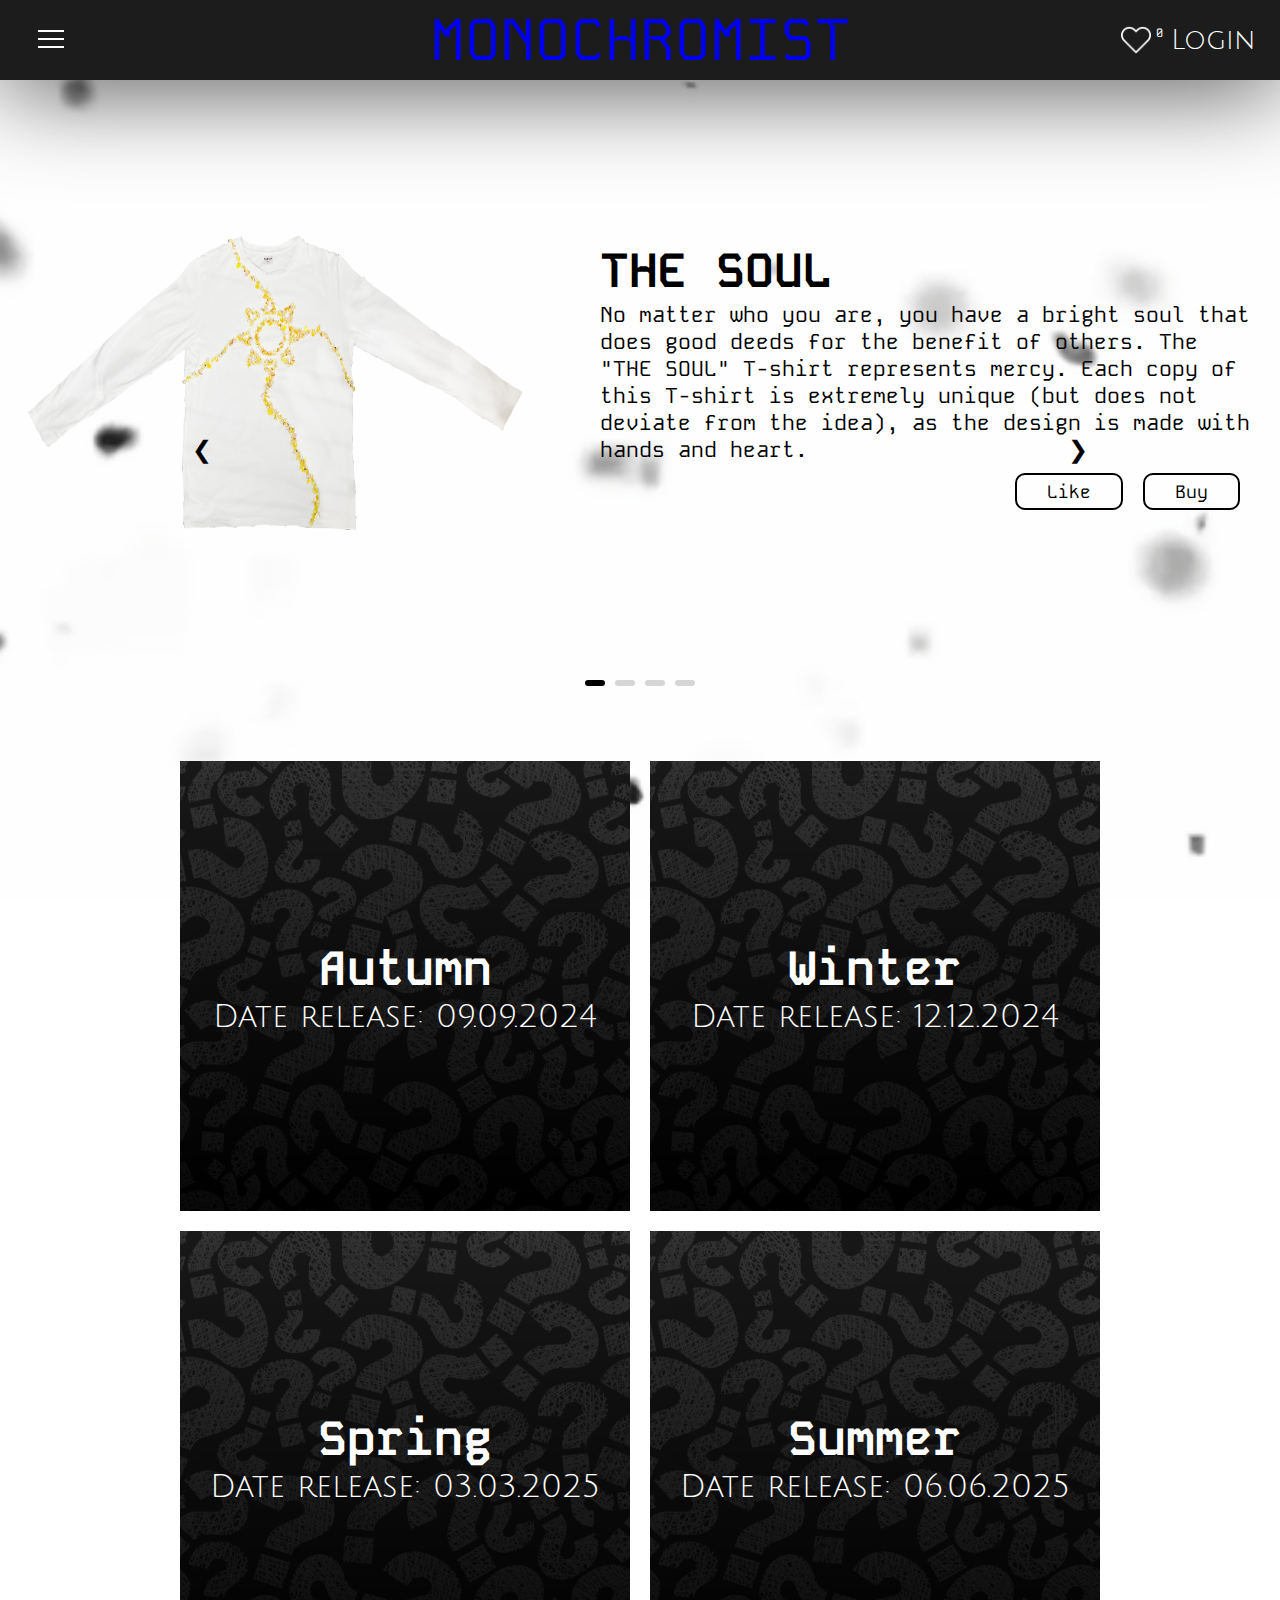
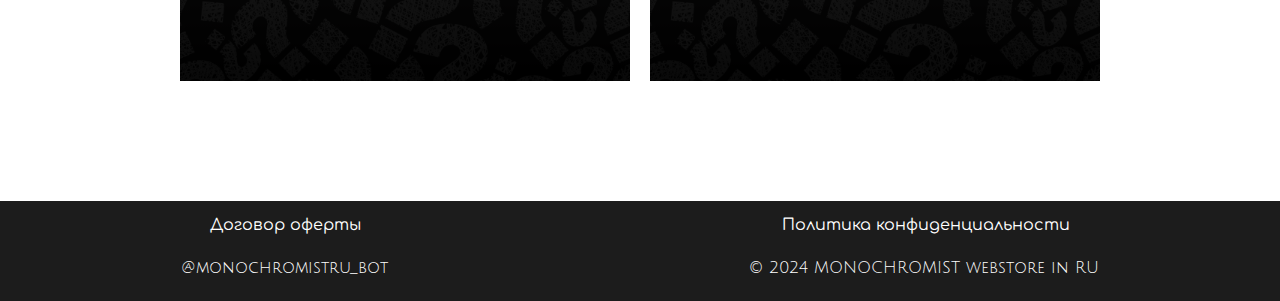
<file: index.html>
<!DOCTYPE html>
<html lang="en">
  <head>
    <meta charset="UTF-8" />
    <meta name="viewport" content="width=device-width, initial-scale=1.0" />
    <link rel="stylesheet" href="css/main.css" />
    <link rel="icon" href="images/logo.png" />
    <script src="script/clothing_add.js" defer></script>
    <script src="script/favorite.js" defer></script>
    <script src="script/main.js" defer></script>
    <title>MONOCHROMIST</title>
  </head>

  <body>
    <header class="header">
      <div class="hamburger-menu">
        <input id="menu__toggle" type="checkbox" />
        <label class="menu__btn" for="menu__toggle">
          <span></span>
        </label>
        <ul class="menu__box">
          <li>
            <a class="menu__item" href="html/clothing__store.html">SHOP</a>
          </li>
          <li>
            <a class="menu__item" href="html/delivery__things.html">DELIVERY</a>
          </li>
          <li>
            <a class="menu__item" href="html/payment__methods.html">PAYMENT</a>
          </li>
          <li>
            <a class="menu__item" href="html/about__company.html">ABOUT US</a>
          </li>
          <li>
            <p class="menu__item">© 2024 MONOCHROMIST</p>
          </li>
        </ul>
      </div>
      <div class="logo">
        <p><a href="index.html">MONOCHROMIST</a></p>
      </div>
      <div class="userLogin" id="username">
        <div class="heart__count">
          <span id="cartCount">0</span>
          <a href="html/favorite__cart.html" class="heart-link">
            <img src="images/heart.png" alt="heart" class="heart" />
          </a>
        </div>
        <a href="html/registration__form.html">
          <p>Login</p>
        </a>
      </div>
    </header>
    <main>
      <div class="slider">
        <ul id="slide_">
          <div>
            <li class="slide" id="slide">
              <img src="images/t-shuts.png" alt="image one" />
              <div class="name__shop">
                <h1>THE SOUL</h1>
                <p>
                  No matter who you are, you have a bright soul that does good
                  deeds for the benefit of others. The "THE SOUL" T-shirt
                  represents mercy. Each copy of this T-shirt is extremely
                  unique (but does not deviate from the idea), as the design is
                  made with hands and heart.
                </p>

                <div class="btn">
                  <button
                    id="likeButton"
                    data-title="THE SOUL"
                    data-price="150"
                    data-image="../images/t-shuts.png"
                  >
                    Like
                  </button>
                  <button
                    class="btn__buy"
                    data-title="THE SOUL"
                    data-price="150"
                    data-image="../images/t-shuts.png"
                  >
                    Buy
                  </button>
                </div>
              </div>
            </li>
          </div>
          <div>
            <li class="slide" id="slide">
              <img src="images/question.png" alt="image two" />
              <div class="name__shop">
                <h1>Who...</h1>
                <p>Who if not you...</p>
                <div class="btn">
                  <button>????</button> <button>????</button>
                </div>
              </div>
            </li>
          </div>
          <div>
            <li class="slide" id="slide">
              <img src="images/question.png" alt="image three" />
              <div class="name__shop">
                <h1>Obscure</h1>
                <p></p>
                <div class="btn">
                  <button>????</button> <button>????</button>
                </div>
              </div>
            </li>
          </div>
          <div>
            <li class="slide" id="slide">
              <img src="images/question.png" alt="image four" />
              <div class="name__shop">
                <h1>Obscure</h1>
                <p></p>
                <div class="btn">
                  <button>????</button> <button>????</button>
                </div>
              </div>
            </li>
          </div>
        </ul>
        <button class="prev" onclick="prevSlide()">&#10094;</button>
        <button class="next" onclick="nextSlide()">&#10095;</button>
      </div>
    </main>
    <div class="pagination-dots">
      <span class="dot active"></span>
      <span class="dot"></span>
      <span class="dot"></span>
      <span class="dot"></span>
    </div>

    <div class="season__collection">
      <div class="collection_future">
        <div class="block__time">
          <div class="title_reelease">
            <h1>Autumn</h1>
            <p>Date release: 09.09.2024</p>
          </div>
        </div>
        <div class="block__time">
          <div class="title_reelease">
            <h1>Winter</h1>
            <p>Date release: 12.12.2024</p>
          </div>
        </div>
        <div class="block__time">
          <div class="title_reelease">
            <h1>Spring</h1>
            <p>Date release: 03.03.2025</p>
          </div>
        </div>
        <div class="block__time">
          <div class="title_reelease">
            <h1>Summer</h1>
            <p>Date release: 06.06.2025</p>
          </div>
        </div>
      </div>
    </div>

    <footer>
      <div class="footer__text">
        <div class="footer_first_text">
          <a href="html/contract__offer.html">Договор оферты</a>
          <a href="html/privacy__policy.html">Политика конфиденциальности</a>
        </div>
        <div class="webstore__info">
          <p>@monochromistru_bot</p>
          <p>© 2024 MONOCHROMIST webstore in RU</p>
        </div>
      </div>
    </footer>
  </body>
</html>
</file>
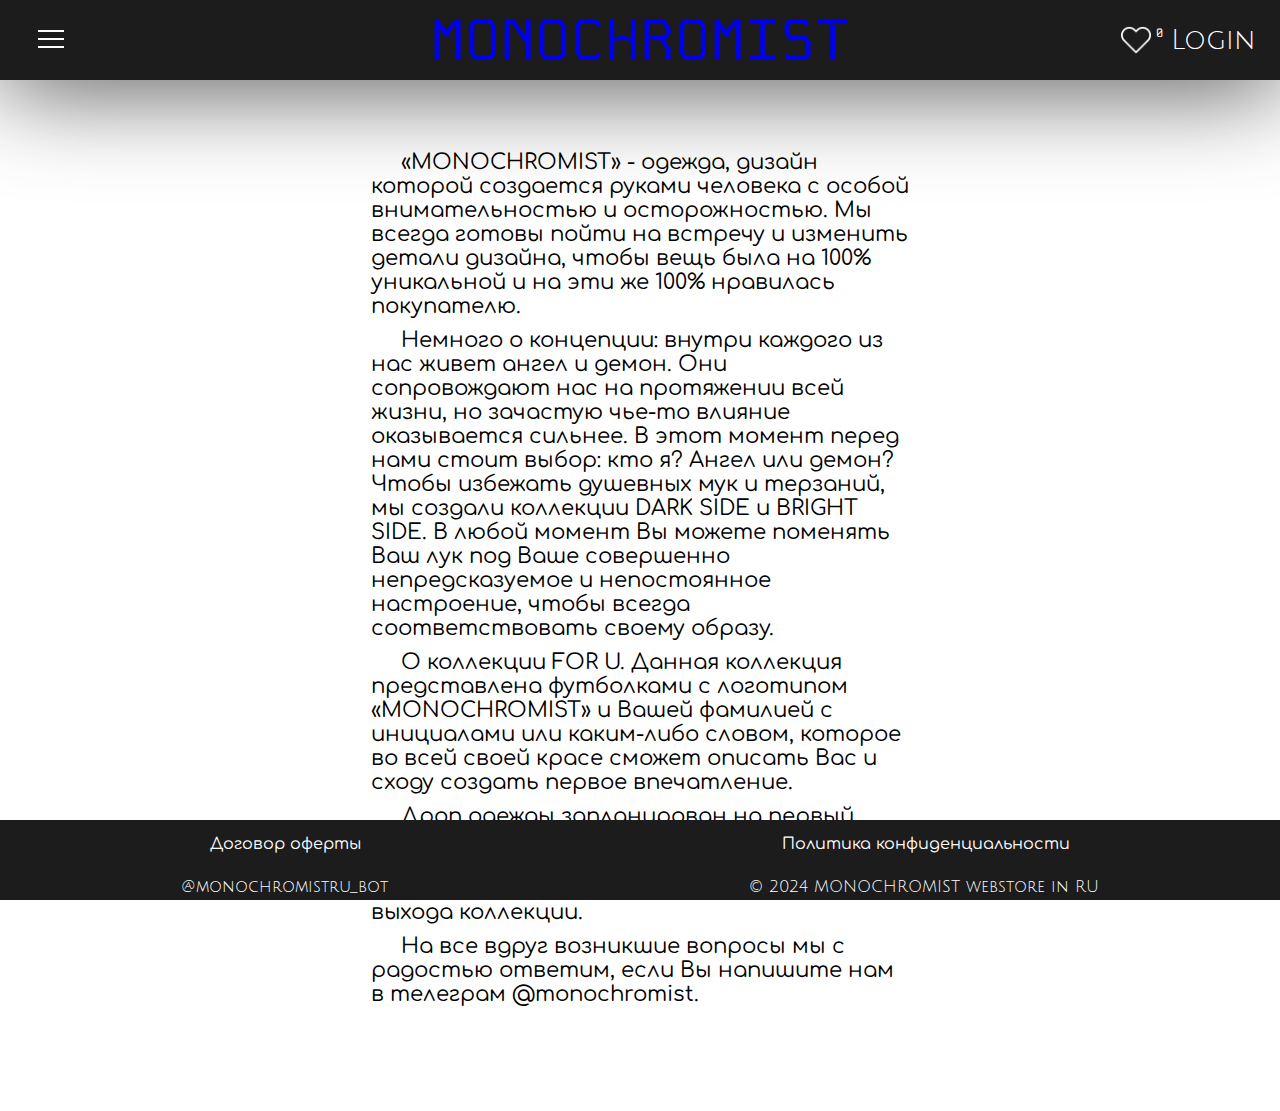
<file: html/about__company.html>
<!DOCTYPE html>
<html lang="en">
  <head>
    <meta charset="UTF-8" />
    <meta name="viewport" content="width=device-width, initial-scale=1.0" />
    <link rel="stylesheet" href="../css/about__company.css" />
    <link rel="icon" href="../images/logo.png" />
    <script src="../script/user_name.js" defer></script>
    <script src="../script/favorite.js" defer></script>
    <title>MONOCHROMIST</title>
  </head>
  <body>
    <header class="header">
      <div class="hamburger-menu">
        <input id="menu__toggle" type="checkbox" />
        <label class="menu__btn" for="menu__toggle">
          <span></span>
        </label>
        <ul class="menu__box">
          <li><a class="menu__item" href="clothing__store.html">SHOP</a></li>
          <li>
            <a class="menu__item" href="delivery__things.html">DELIVERY</a>
          </li>
          <li>
            <a class="menu__item" href="payment__methods.html">PAYMENT</a>
          </li>
          <li><a class="menu__item" href="about__company.html">ABOUT US</a></li>
          <li><p class="menu__item">© 2024 MONOCHROMIST</p></li>
        </ul>
      </div>
      <div class="logo">
        <p><a href="../index.html">MONOCHROMIST</a></p>
      </div>
      <div class="userLogin" id="username">
        <div class="heart__count">
          <span id="cartCount">0</span>
          <a href="favorite__cart.html"
            ><img src="../images/heart.png" alt="heart" class="heart"
          /></a>
        </div>
        <a href="registration__form.html">
          <p>Login</p>
        </a>
      </div>
    </header>
    <main>
      <div class="text__info">
        <p>
          «MONOCHROMIST» - одежда, дизайн которой создается руками человека с
          особой внимательностью и осторожностью. Мы всегда готовы пойти на
          встречу и изменить детали дизайна, чтобы вещь была на 100% уникальной
          и на эти же 100% нравилась покупателю.
        </p>
        <p>
          Немного о концепции: внутри каждого из нас живет ангел и демон. Они
          сопровождают нас на протяжении всей жизни, но зачастую чье-то влияние
          оказывается сильнее. В этот момент перед нами стоит выбор: кто я?
          Ангел или демон? Чтобы избежать душевных мук и терзаний, мы создали
          коллекции DARK SIDE и BRIGHT SIDE. В любой момент Вы можете поменять
          Ваш лук под Ваше совершенно непредсказуемое и непостоянное настроение,
          чтобы всегда соответствовать своему образу.
        </p>
        <p>
          О коллекции FOR U. Данная коллекция представлена футболками с
          логотипом «MONOCHROMIST» и Вашей фамилией с инициалами или каким-либо
          словом, которое во всей своей красе сможет описать Вас и сходу создать
          первое впечатление.
        </p>
        <p>
          Дроп одежды запланирован на первый месяц каждого сезона, за счет
          быстрой доставки Вы сможете наслаждаться своей покупкой уже через
          несколько дней после выхода коллекции.
        </p>
        <p>
          На все вдруг возникшие вопросы мы с радостью ответим, если Вы напишите
          нам в телеграм @monochromist.
        </p>
      </div>
    </main>

    <footer>
      <div class="footer__text">
        <div class="footer_first_text">
          <a href="contract__offer.html">Договор оферты</a>
          <a href="privacy__policy.html">Политика конфиденциальности</a>
        </div>
        <div class="webstore__info">
          <p>@monochromistru_bot</p>
          <p>© 2024 MONOCHROMIST webstore in RU</p>
        </div>
      </div>
    </footer>
  </body>
</html>
</file>
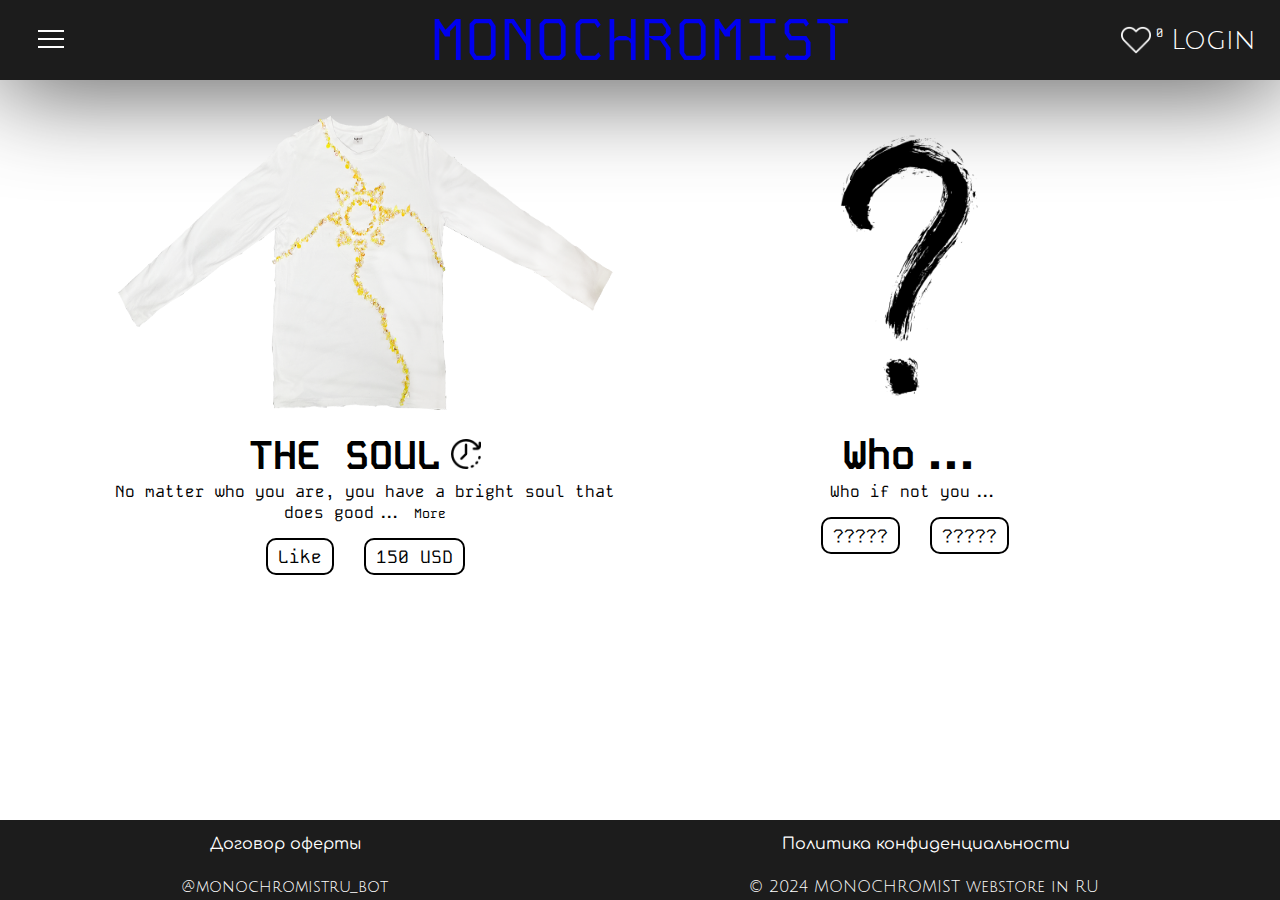
<file: html/clothing__store.html>
<!DOCTYPE html>
<html lang="en">
  <head>
    <meta charset="UTF-8" />
    <meta name="viewport" content="width=device-width, initial-scale=1.0" />
    <link rel="stylesheet" href="../css/clothing__store.css" />
    <link rel="icon" href="../images/logo.png" />
    <script src="../script/modal_window.js" defer></script>
    <script src="../script/user_name.js" defer></script>
    <script src="../script/localstorage.js" defer></script>
    <script src="../script/favorite.js" defer></script>
    <title>MONOCHROMIST</title>
  </head>
  <body>
    <header class="header">
      <div class="hamburger-menu">
        <input id="menu__toggle" type="checkbox" />
        <label class="menu__btn" for="menu__toggle">
          <span></span>
        </label>
        <ul class="menu__box">
          <li><a class="menu__item" href="clothing__store.html">SHOP</a></li>
          <li>
            <a class="menu__item" href="delivery__things.html">DELIVERY</a>
          </li>
          <li>
            <a class="menu__item" href="payment__methods.html">PAYMENT</a>
          </li>
          <li><a class="menu__item" href="about__company.html">ABOUT US</a></li>
          <li><p class="menu__item">© 2024 MONOCHROMIST</p></li>
        </ul>
      </div>
      <div class="logo">
        <p><a href="../index.html">MONOCHROMIST</a></p>
      </div>
      <div class="userLogin" id="username">
        <div class="heart__count">
          <span id="cartCount">0</span>
          <a href="favorite__cart.html" class="heart-link">
            <img src="../images/heart.png" alt="heart" class="heart" />
          </a>
        </div>
        <a href="registration__form.html">
          <p>Login</p>
        </a>
      </div>
    </header>
    <main>
      <div class="catalog__items">
        <div class="items__shop">
          <div class="items">
            <img src="../images/t-shuts.png" alt="" class="item-image" />
            <h1 class="item-title">
              THE SOUL<img src="../images/cloack.png" />
            </h1>
            <p>
              No matter who you are, you have a bright soul that does good...
              <button class="section__button">More</button>
            </p>
            <div class="section__btn">
              <button
                id="likeButton"
                class="likeButton"
                data-title="THE SOUL"
                data-price="150"
                data-image="../images/t-shuts.png"
              >
                Like
              </button>
              <button
                class="btn__buy"
                data-title="THE SOUL"
                data-price="150"
                data-image="../images/t-shuts.png"
              >
                150 USD
              </button>
            </div>
          </div>
          <div class="modal">
            <div class="modal__main">
              <div class="modal__container">
                <img src="../images/t-shuts.png" alt="" class="item-image" />
                <div class="modal__info">
                  <h1 class="modal__title">
                    THE SOUL<img src="../images/cloack.png" alt="" />
                  </h1>
                  <p style="font-size: 14pt">
                    No matter who you are, you have a bright soul that does good
                    deeds for the benefit of others. The "THE SOUL" T-shirt
                    represents mercy. Each copy of this T-shirt is extremely
                    unique (but does not deviate from the idea), as the design
                    is made with hands and heart.
                  </p>
                  <div class="cloa">
                    <p>
                      <img src="../images/cloack.png" alt="" class="cloack" /> -
                      the production time of the product may be longer than the
                      prescribed time
                    </p>
                  </div>

                  <div class="size__clothes">
                    <label>
                      <input type="radio" name="size" value="S" />
                      <span>S</span>
                    </label>
                    <label>
                      <input type="radio" name="size" value="M" />
                      <span>M</span>
                    </label>
                    <label>
                      <input type="radio" name="size" value="L" />
                      <span>L</span>
                    </label>
                    <label>
                      <input type="radio" name="size" value="XL" />
                      <span>XL</span>
                    </label>
                  </div>

                  <div class="bag_favorite">
                    <button
                      id="likeButton"
                      class="likeButton"
                      data-title="THE SOUL"
                      data-price="150"
                      data-image="../images/t-shuts.png"
                    >
                      Like
                    </button>
                    <button
                      class="btn__buy"
                      data-title="THE SOUL"
                      data-price="150"
                      data-image="../images/t-shuts.png"
                    >
                      150 USD
                    </button>
                  </div>
                </div>
              </div>
              <button class="modal__close">&#10006;</button>
            </div>
          </div>
          <div class="items">
            <img src="../images/question.png" alt="" class="item-image" />
            <h1 class="item-title">Who...</h1>
            <p>Who if not you...</p>
            <div class="section__btn">
              <button>?????</button>
              <button>?????</button>
            </div>
          </div>
        </div>
      </div>
    </main>
    <footer>
      <div class="footer__text">
        <div class="footer_first_text">
          <a href="contract__offer.html">Договор оферты</a>
          <a href="privacy__policy.html">Политика конфиденциальности</a>
        </div>
        <div class="webstore__info">
          <p>@monochromistru_bot</p>
          <p>© 2024 MONOCHROMIST webstore in RU</p>
        </div>
      </div>
    </footer>
  </body>
</html>
</file>
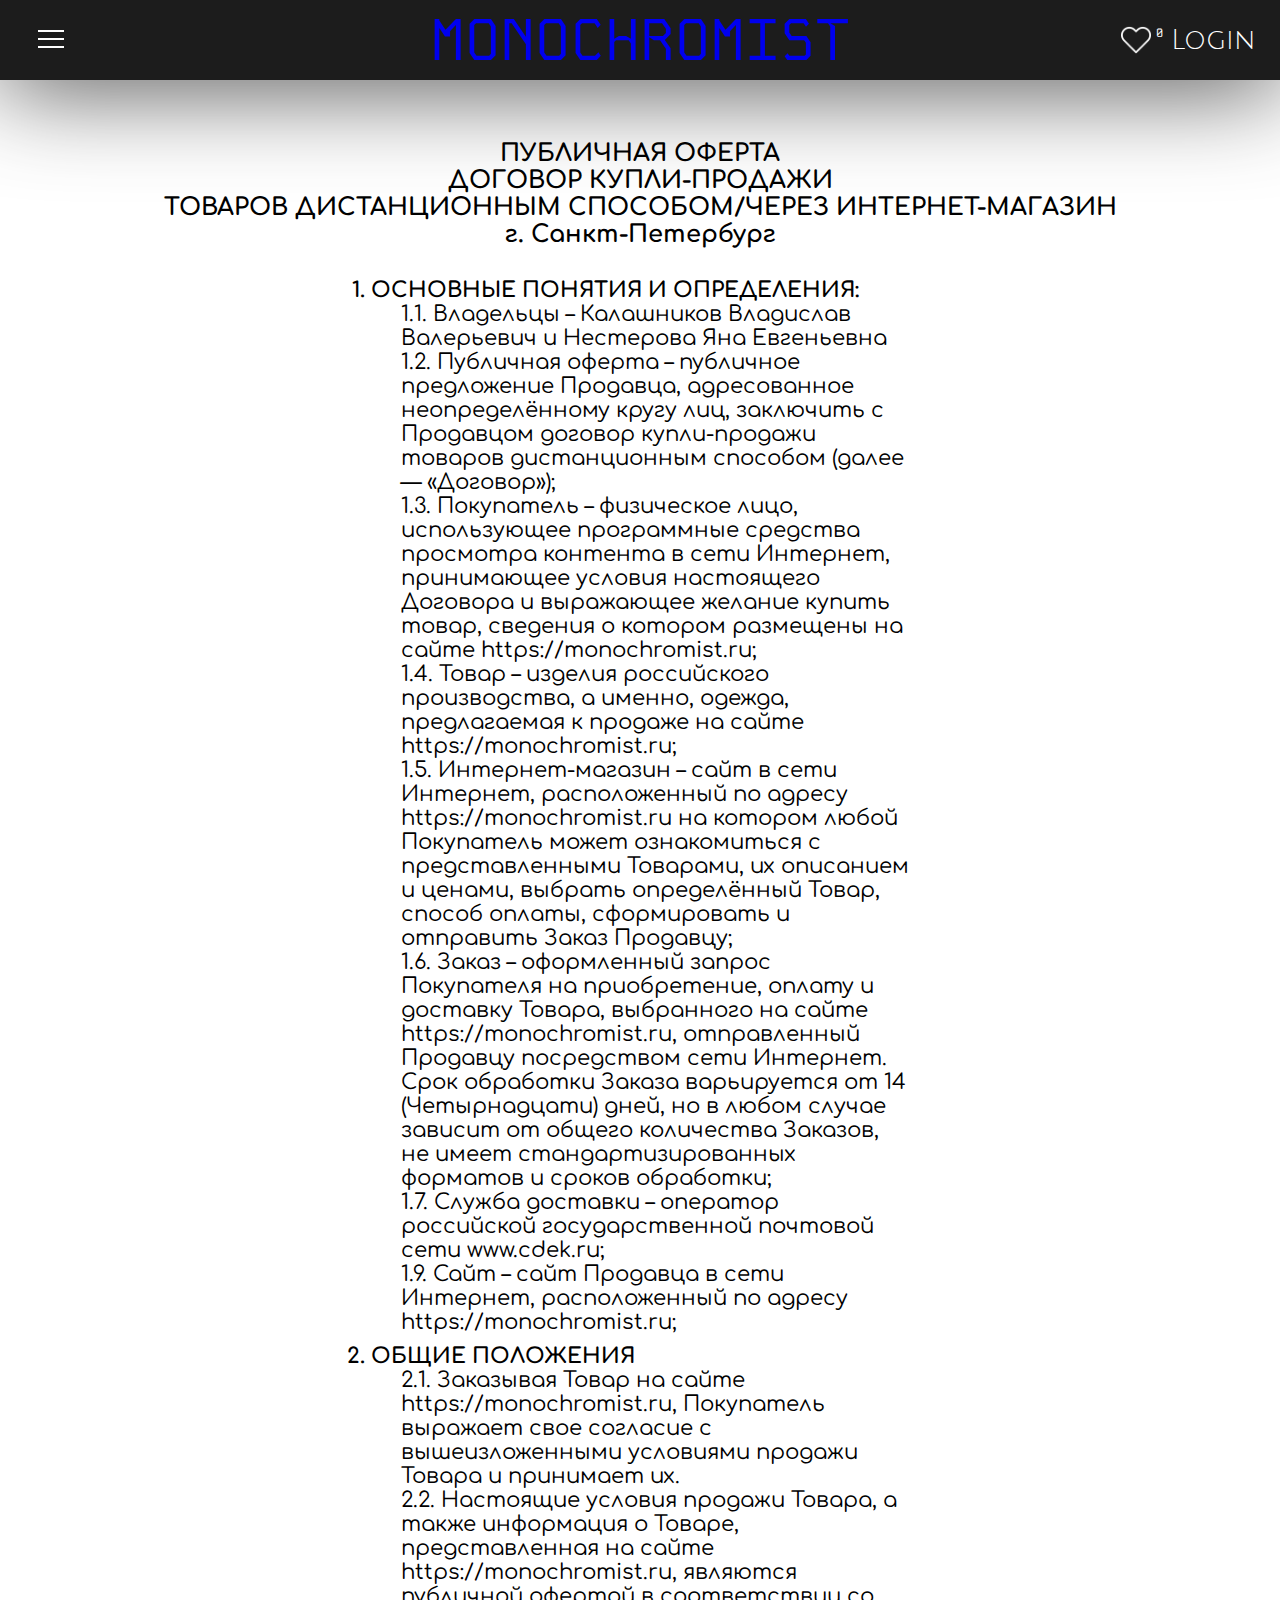
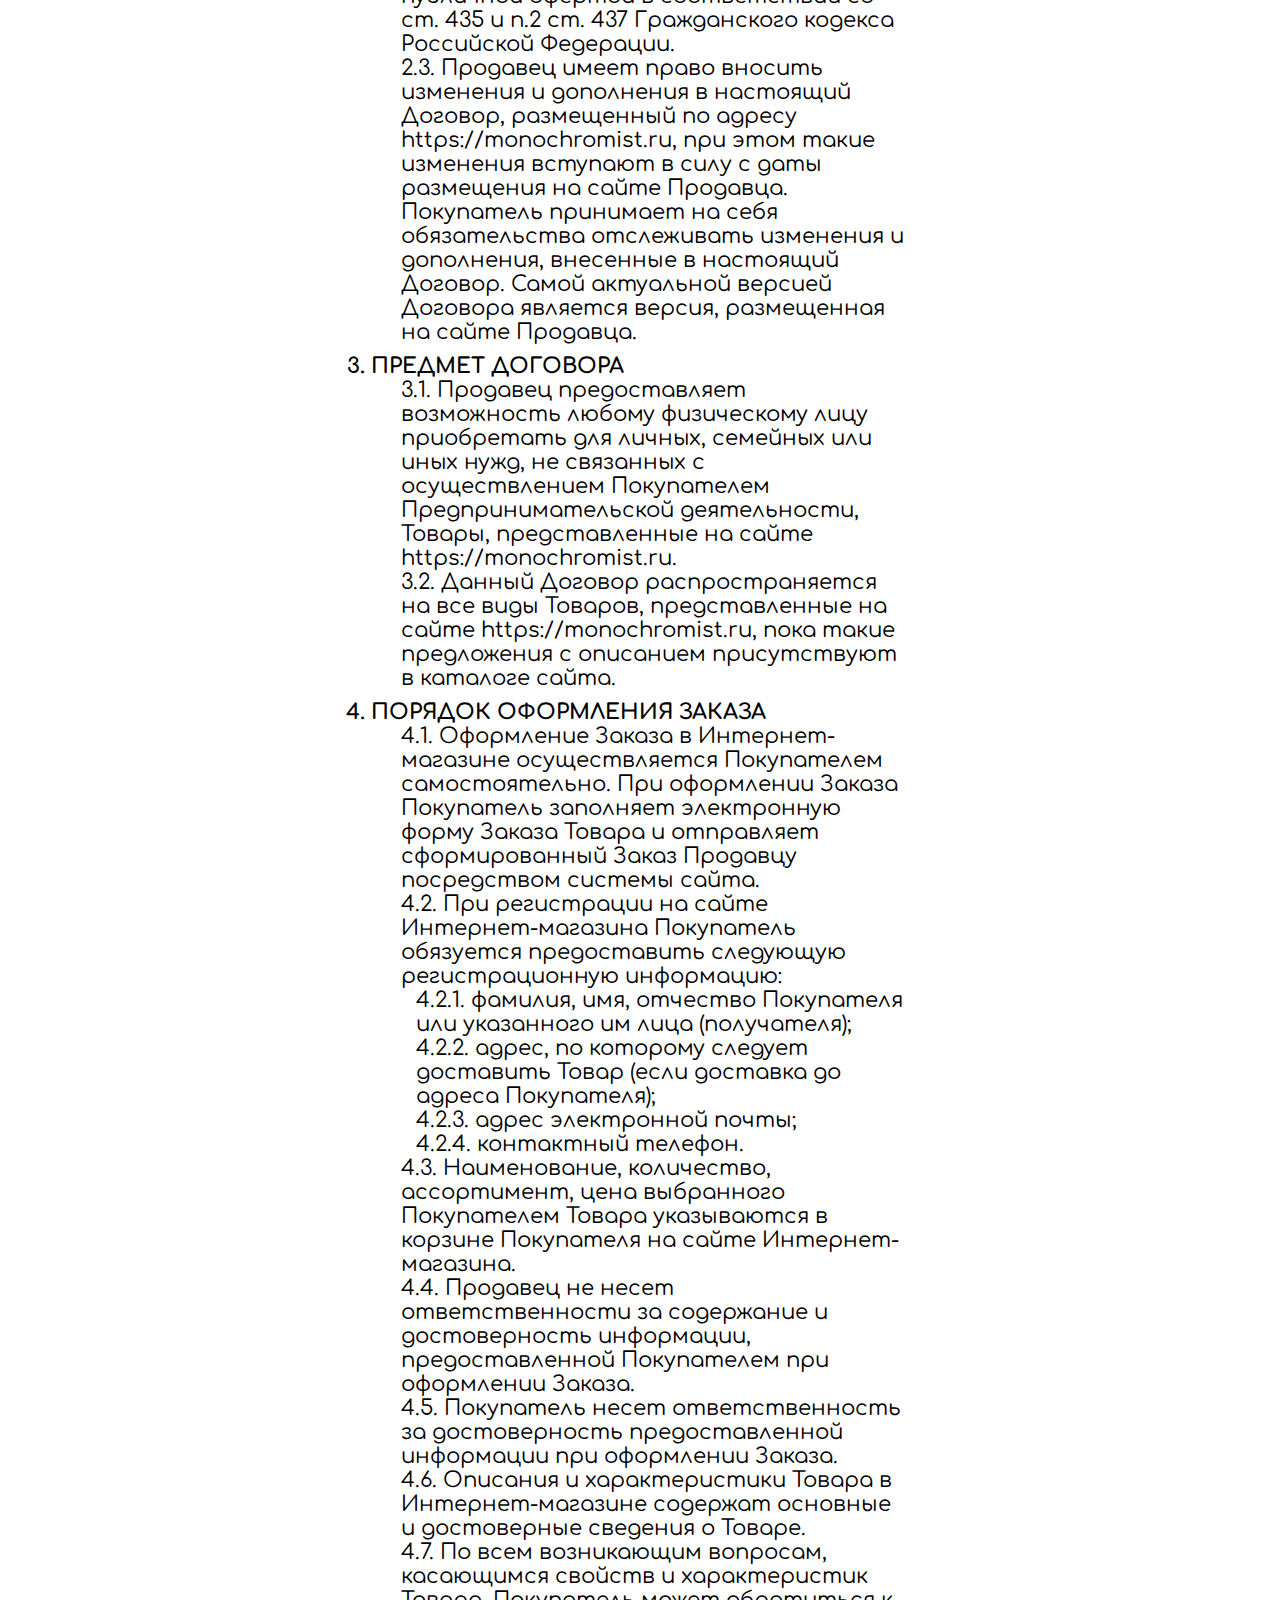
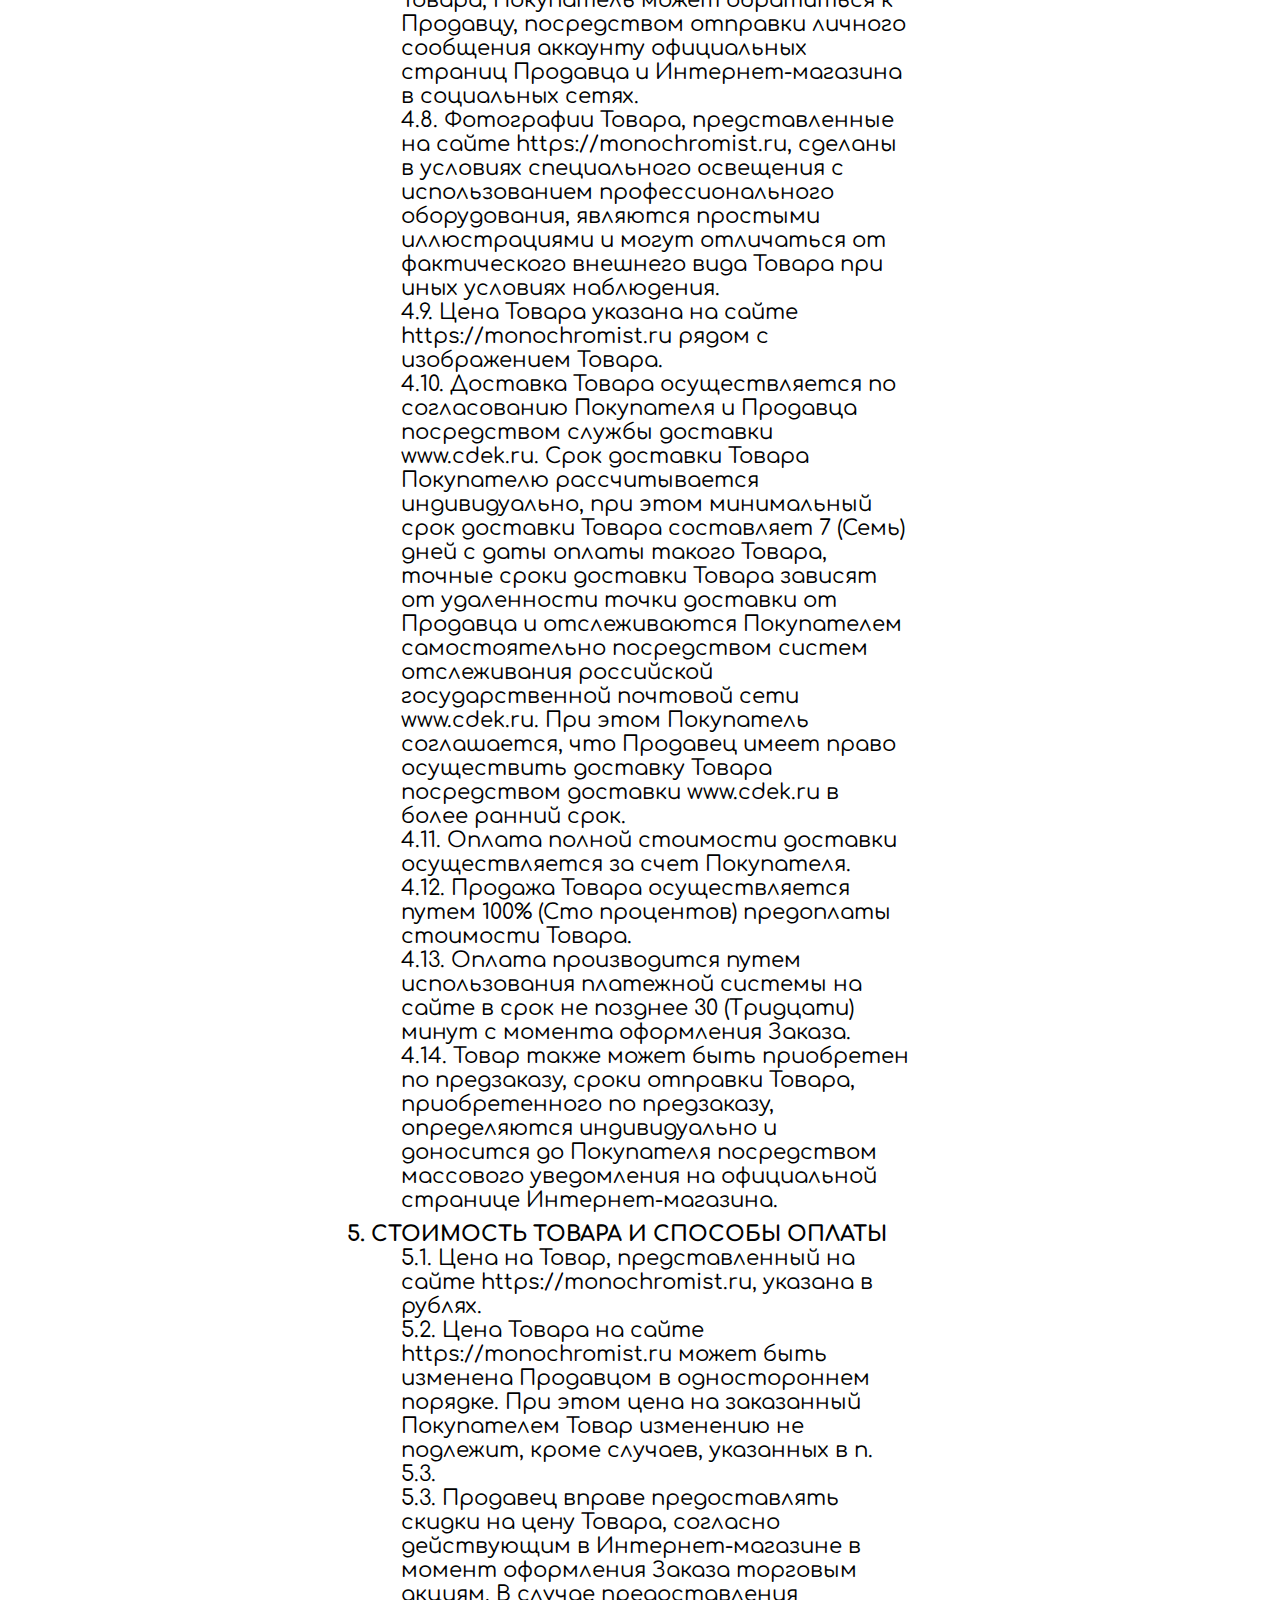
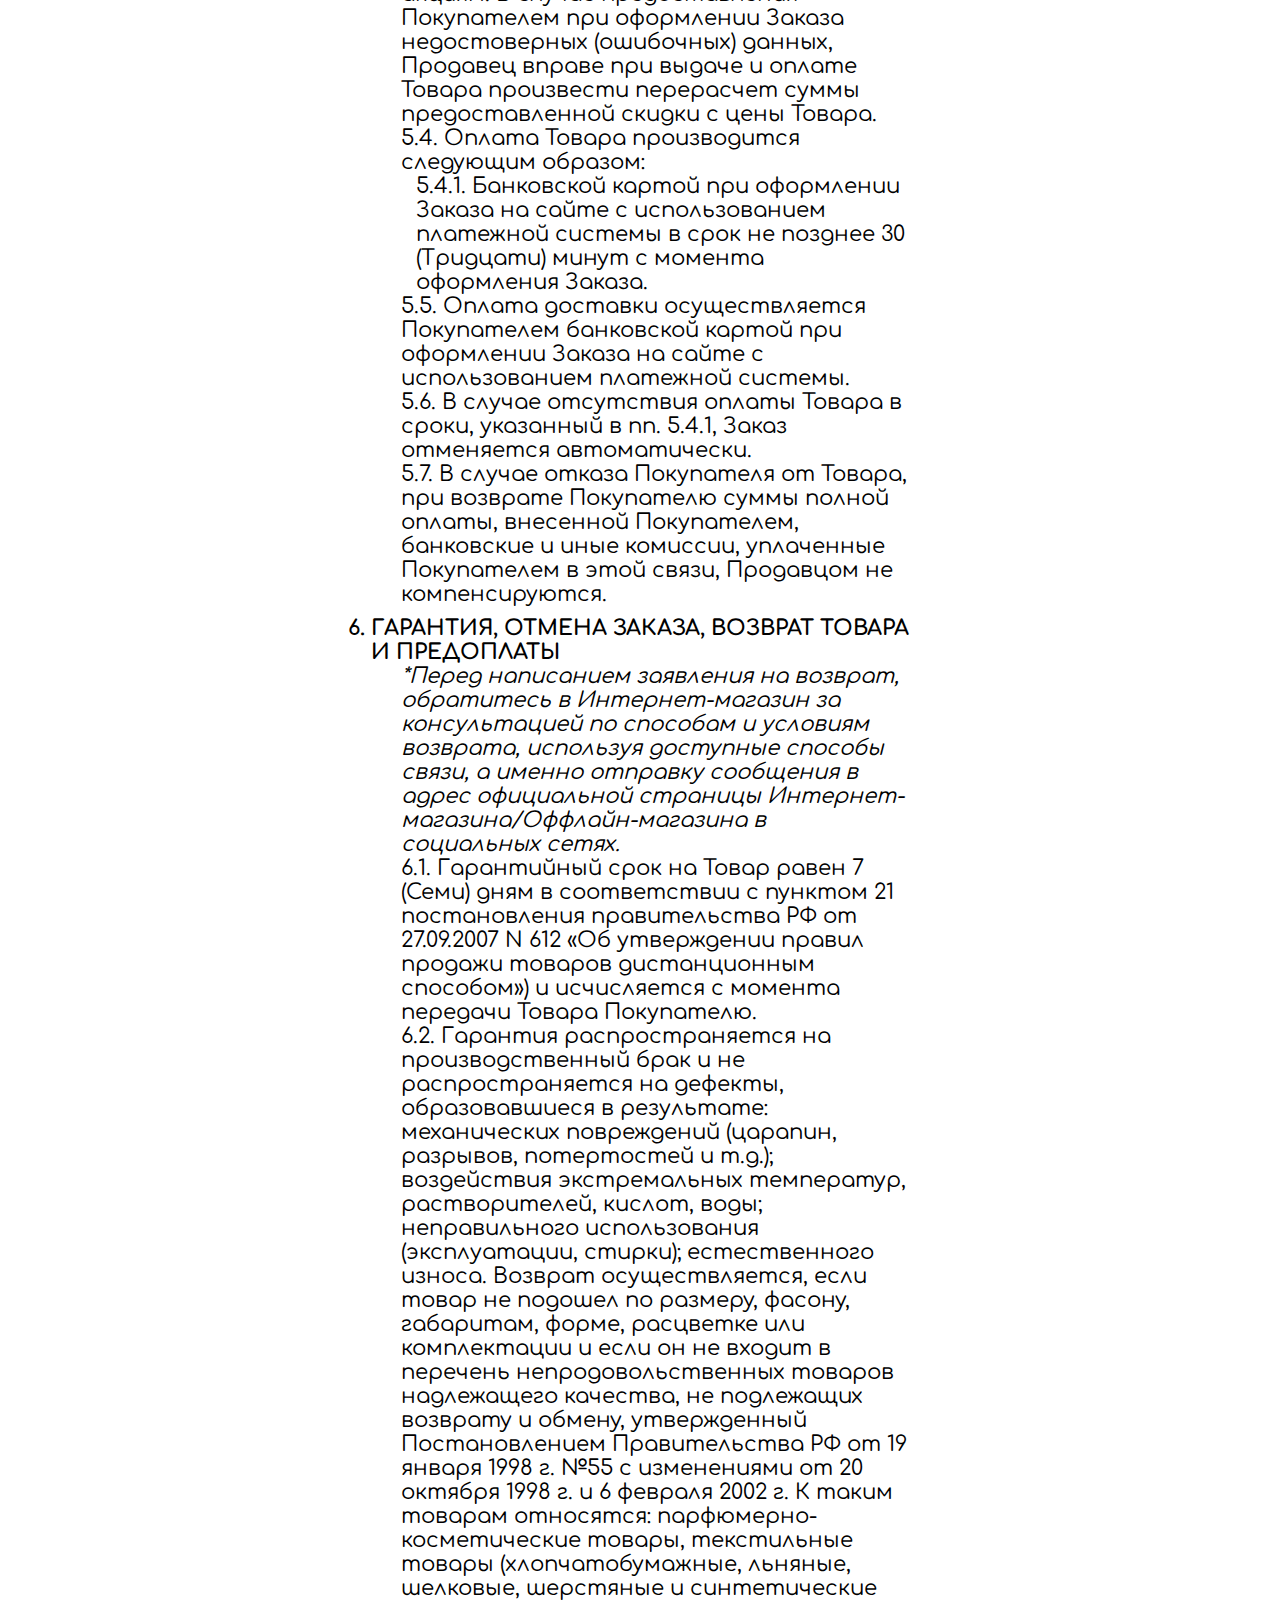
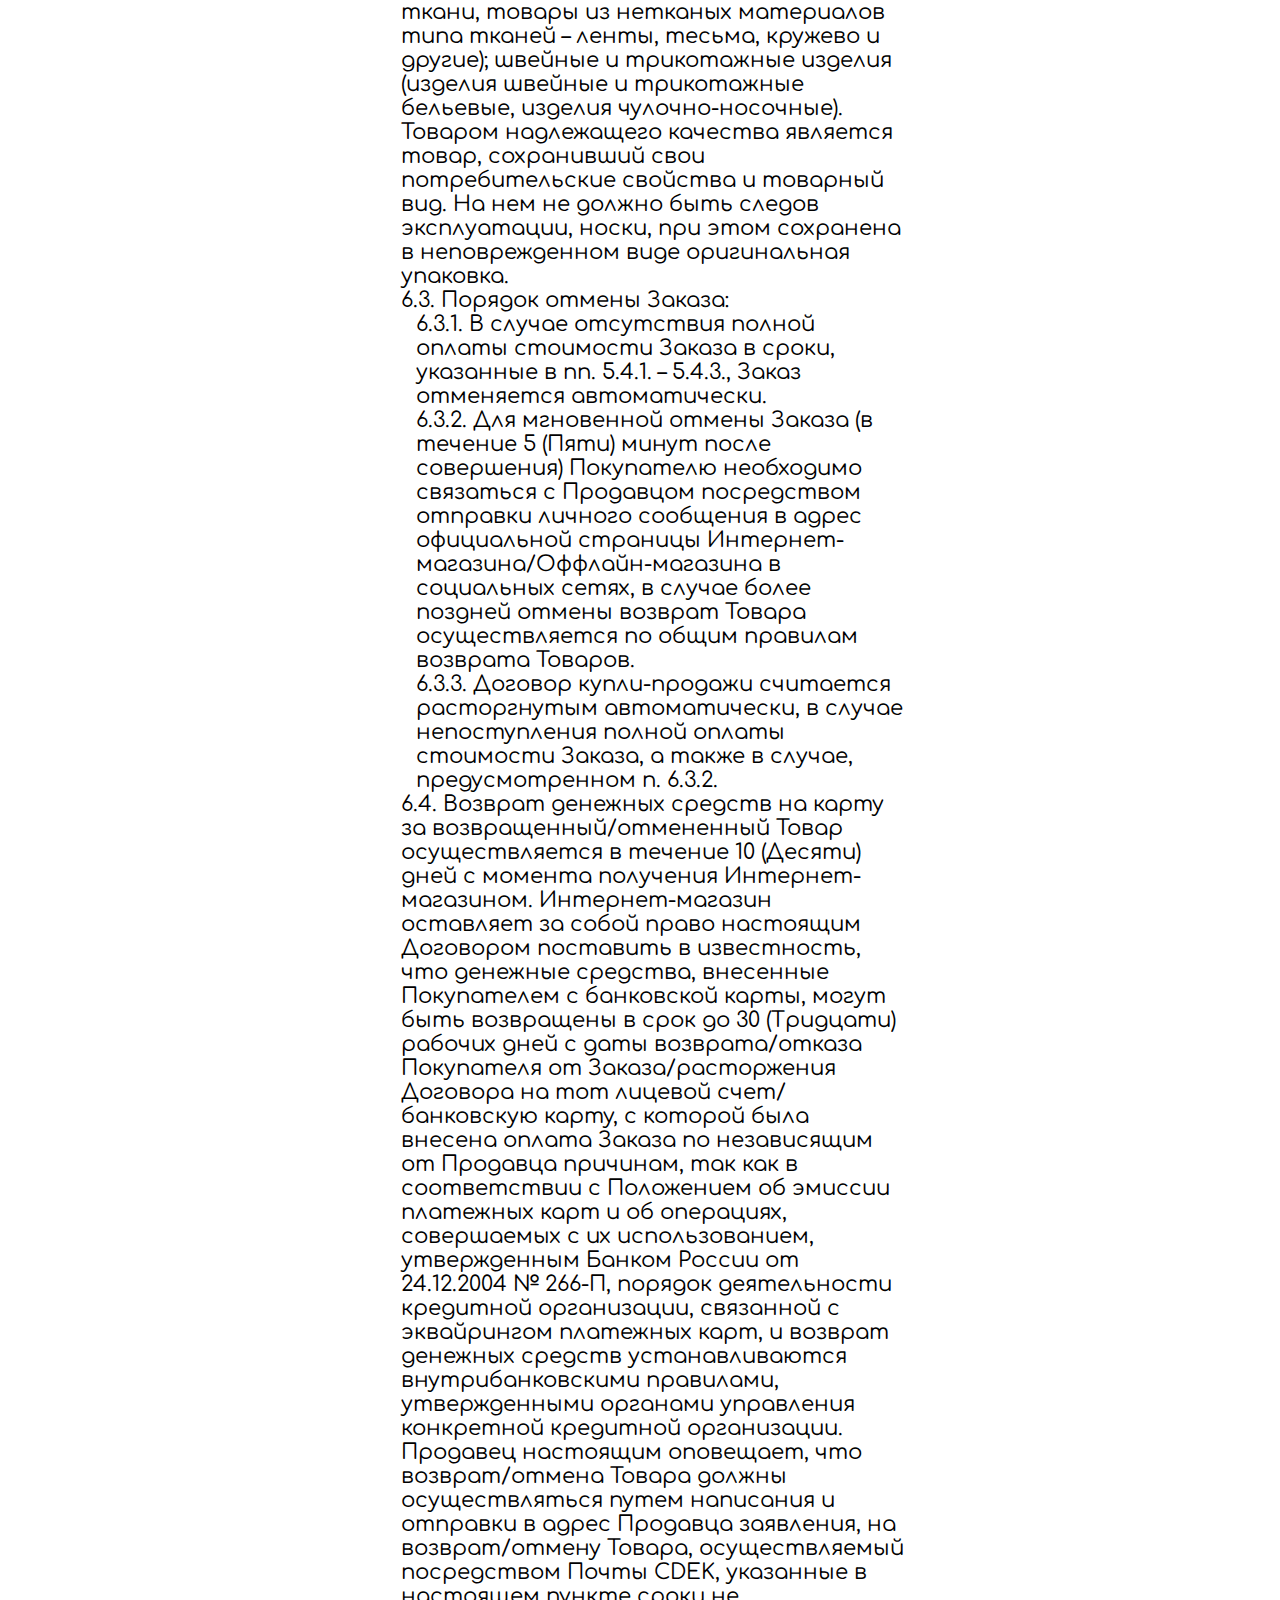
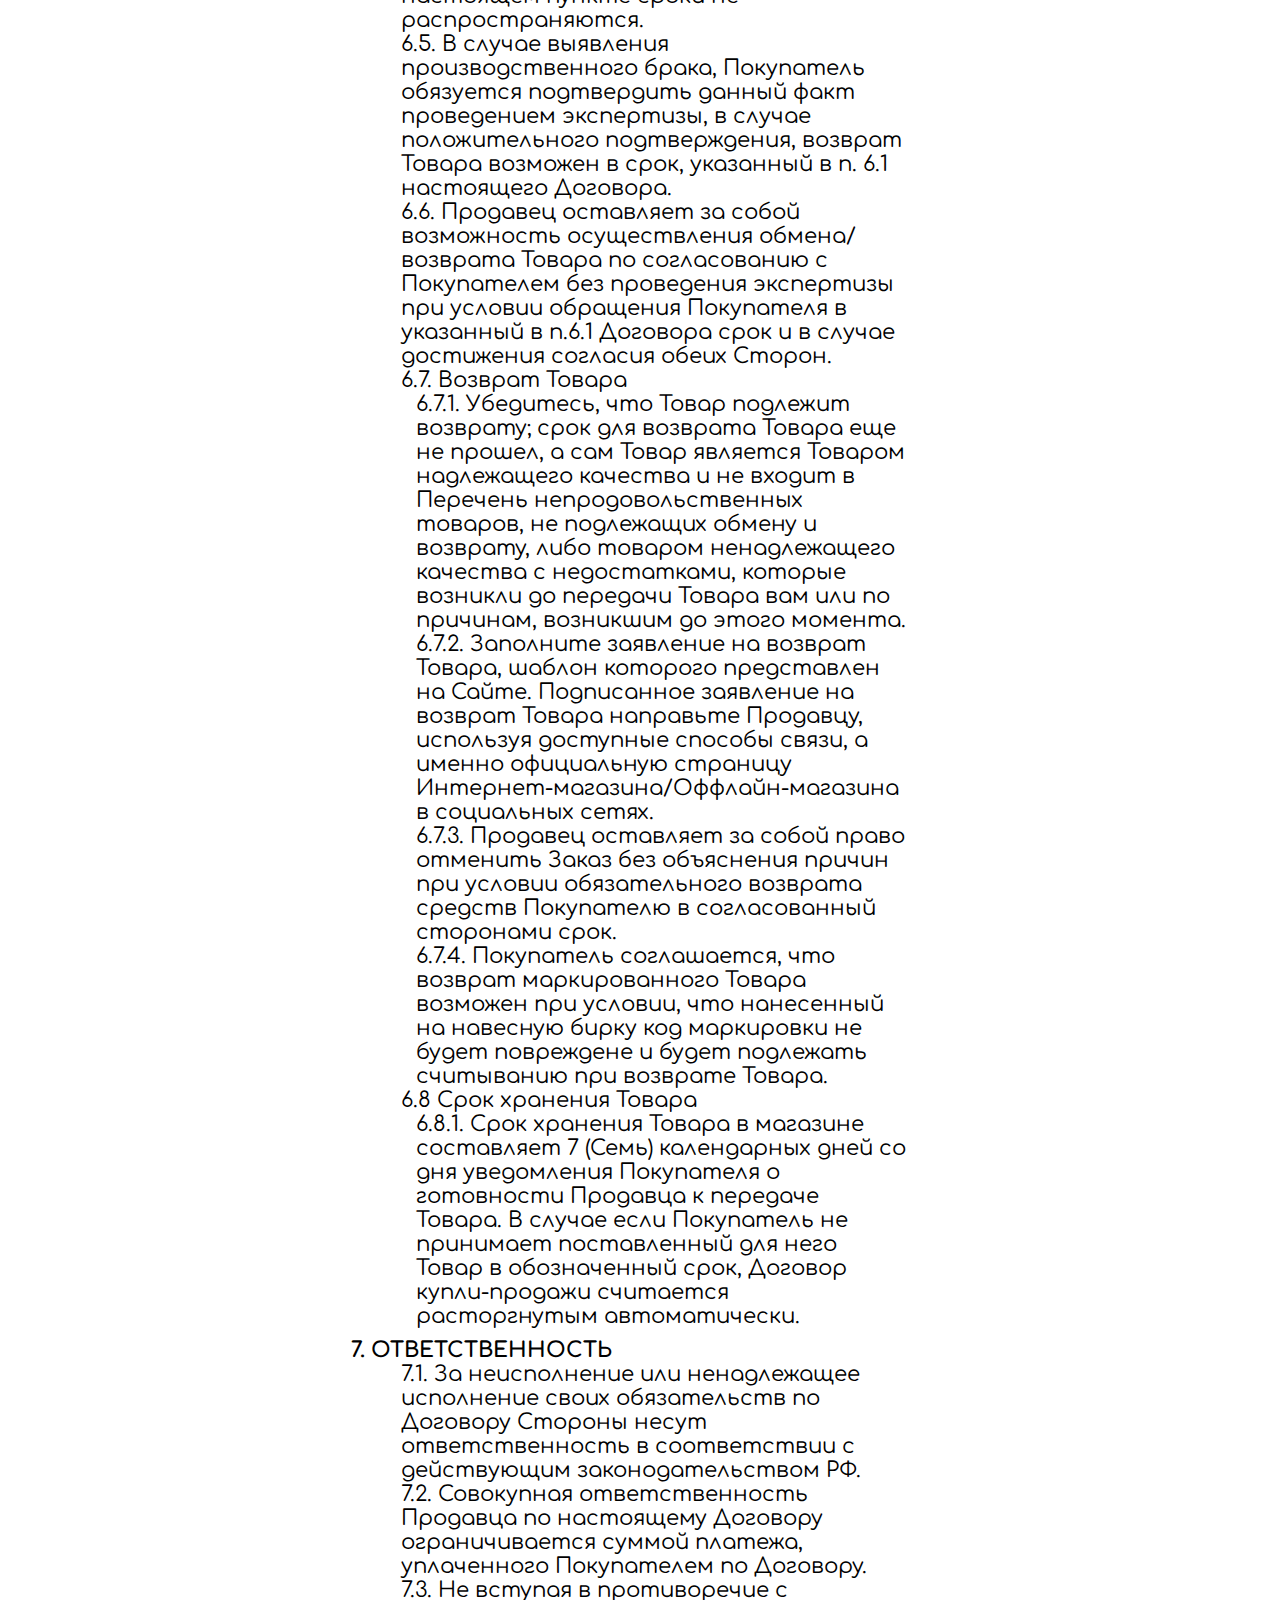
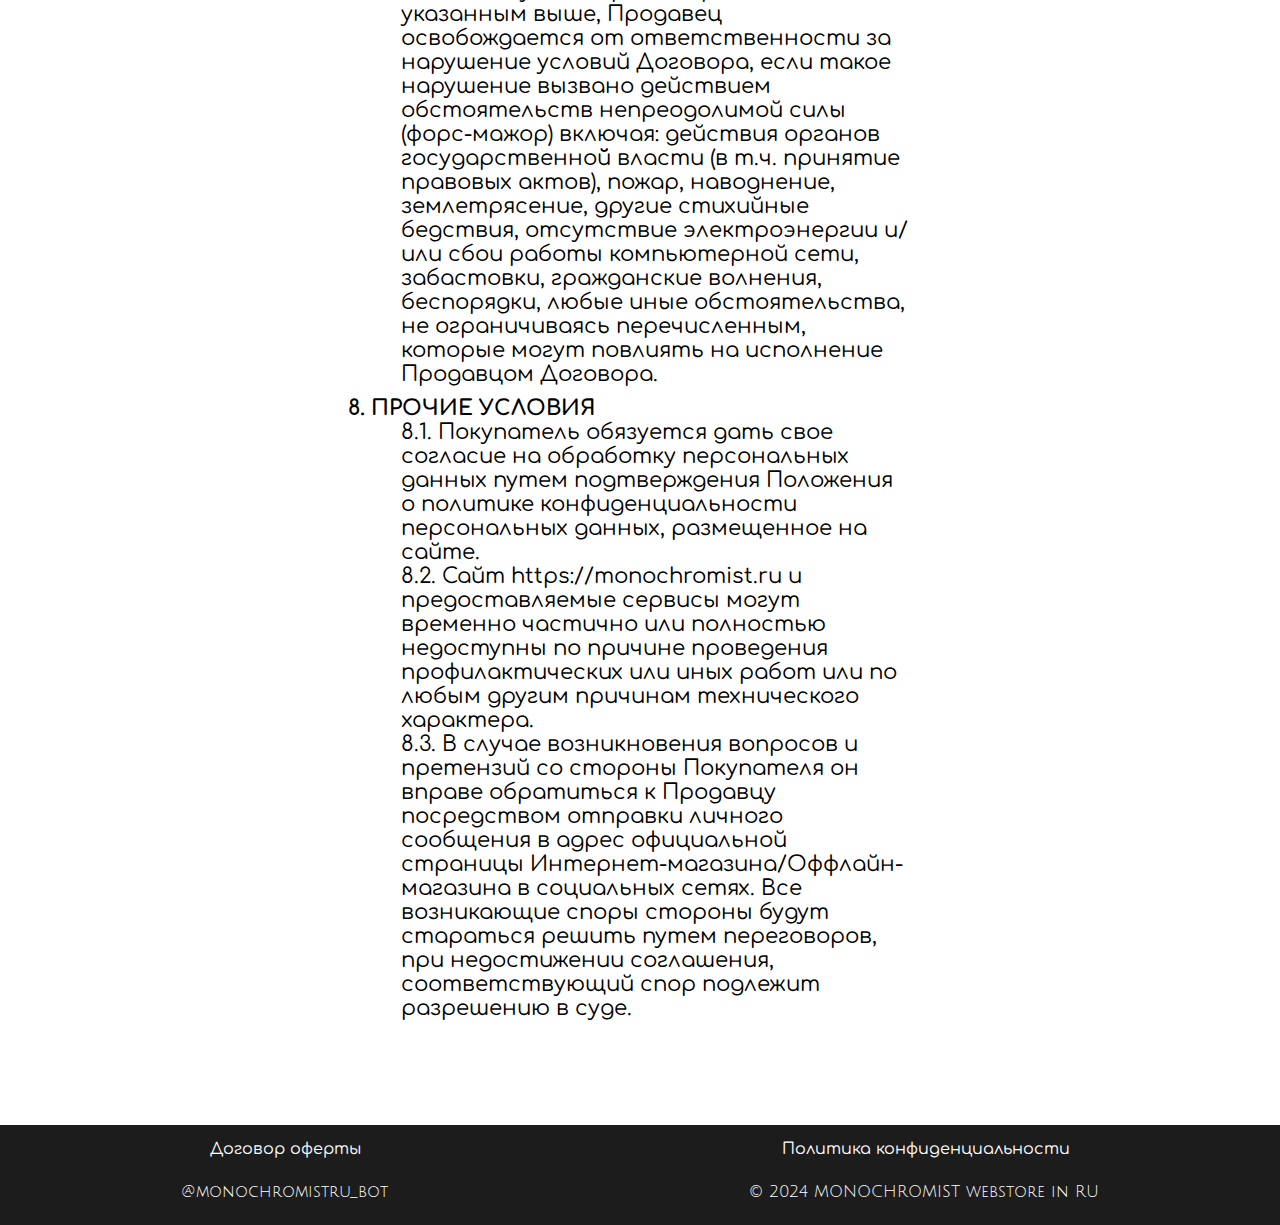
<file: html/contract__offer.html>
<!DOCTYPE html>
<html lang="en">
  <head>
    <meta charset="UTF-8" />
    <meta http-equiv="X-UA-Compatible" content="IE=edge" />
    <meta name="viewport" content="width=device-width, initial-scale=1.0" />
    <link rel="stylesheet" href="../css/contract__offer.css" />
    <link rel="icon" href="../images/logo.png" />
    <script src="../script/user_name.js" defer></script>
    <script src="../script/favorite.js" defer></script>
    <title>MONOCHROMIST</title>
  </head>
  <body>
    <header class="header">
      <div class="hamburger-menu">
        <input id="menu__toggle" type="checkbox" />
        <label class="menu__btn" for="menu__toggle">
          <span></span>
        </label>
        <ul class="menu__box">
          <li><a class="menu__item" href="clothing__store.html">SHOP</a></li>
          <li>
            <a class="menu__item" href="delivery__things.html">DELIVERY</a>
          </li>
          <li>
            <a class="menu__item" href="payment__methods.html">PAYMENT</a>
          </li>
          <li><a class="menu__item" href="about__company.html">ABOUT US</a></li>
          <li><p class="menu__item">© 2024 MONOCHROMIST</p></li>
        </ul>
      </div>
      <div class="logo">
        <p><a href="../index.html">MONOCHROMIST</a></p>
      </div>
      <div class="userLogin" id="username">
        <div class="heart__count">
          <a href="favorite__cart.html" class="heart-link">
            <img src="../images/heart.png" alt="heart" class="heart" />
          </a>
          <span id="cartCount">0</span>
        </div>
        <a href="registration__form.html">
          <p>Login</p>
        </a>
      </div>
    </header>
    <main>
      <div class="text__name">
        <p>ПУБЛИЧНАЯ ОФЕРТА</p>
        <p>ДОГОВОР КУПЛИ-ПРОДАЖИ</p>
        <p>ТОВАРОВ ДИСТАНЦИОННЫМ СПОСОБОМ/ЧЕРЕЗ ИНТЕРНЕТ-МАГАЗИН</p>
        <p>г. Санкт-Петербург</p>
      </div>
      <div class="text__info">
        <ol>
          <li>Основные понятия и определения:</li>
          <div class="paragraph">
            <p>
              1.1. Владельцы – Калашников Владислав Валерьевич и Нестерова Яна
              Евгеньевна
            </p>
            <p>
              1.2. Публичная оферта – публичное предложение Продавца,
              адресованное неопределённому кругу лиц, заключить с Продавцом
              договор купли-продажи товаров дистанционным способом (далее —
              «Договор»);
            </p>
            <p>
              1.3. Покупатель – физическое лицо, использующее программные
              средства просмотра контента в сети Интернет, принимающее условия
              настоящего Договора и выражающее желание купить товар, сведения о
              котором размещены на сайте https://monochromist.ru;
            </p>
            <p>
              1.4. Товар – изделия российского производства, а именно, одежда,
              предлагаемая к продаже на сайте https://monochromist.ru;
            </p>
            <p>
              1.5. Интернет-магазин – сайт в сети Интернет, расположенный по
              адресу https://monochromist.ru на котором любой Покупатель может
              ознакомиться с представленными Товарами, их описанием и ценами,
              выбрать определённый Товар, способ оплаты, сформировать и
              отправить Заказ Продавцу;
            </p>
            <p>
              1.6. Заказ – оформленный запрос Покупателя на приобретение, оплату
              и доставку Товара, выбранного на сайте https://monochromist.ru,
              отправленный Продавцу посредством сети Интернет. Срок обработки
              Заказа варьируется от 14 (Четырнадцати) дней, но в любом случае
              зависит от общего количества Заказов, не имеет стандартизированных
              форматов и сроков обработки;
            </p>
            <p>
              1.7. Служба доставки – оператор российской государственной
              почтовой сети www.cdek.ru;
            </p>
            <p>
              1.9. Сайт – сайт Продавца в сети Интернет, расположенный по адресу
              https://monochromist.ru;
            </p>
          </div>
          <li>Общие положения</li>
          <div class="paragraph">
            <p>
              2.1. Заказывая Товар на сайте https://monochromist.ru, Покупатель
              выражает свое согласие с вышеизложенными условиями продажи Товара
              и принимает их.
            </p>
            <p>
              2.2. Настоящие условия продажи Товара, а также информация о
              Товаре, представленная на сайте https://monochromist.ru, являются
              публичной офертой в соответствии со ст. 435 и п.2 ст. 437
              Гражданского кодекса Российской Федерации.
            </p>
            <p>
              2.3. Продавец имеет право вносить изменения и дополнения в
              настоящий Договор, размещенный по адресу https://monochromist.ru,
              при этом такие изменения вступают в силу с даты размещения на
              сайте Продавца. Покупатель принимает на себя обязательства
              отслеживать изменения и дополнения, внесенные в настоящий Договор.
              Самой актуальной версией Договора является версия, размещенная на
              сайте Продавца.
            </p>
          </div>
          <li>Предмет договора</li>
          <div class="paragraph">
            <p>
              3.1. Продавец предоставляет возможность любому физическому лицу
              приобретать для личных, семейных или иных нужд, не связанных с
              осуществлением Покупателем Предпринимательской деятельности,
              Товары, представленные на сайте https://monochromist.ru.
            </p>
            <p>
              3.2. Данный Договор распространяется на все виды Товаров,
              представленные на сайте https://monochromist.ru, пока такие
              предложения с описанием присутствуют в каталоге сайта.
            </p>
          </div>
          <li>Порядок оформления заказа</li>
          <div class="paragraph">
            <p>
              4.1. Оформление Заказа в Интернет-магазине осуществляется
              Покупателем самостоятельно. При оформлении Заказа Покупатель
              заполняет электронную форму Заказа Товара и отправляет
              сформированный Заказ Продавцу посредством системы сайта.
            </p>
            <p>
              4.2. При регистрации на сайте Интернет-магазина Покупатель
              обязуется предоставить следующую регистрационную информацию:
            </p>
            <div class="subparagraph">
              <p>
                4.2.1. фамилия, имя, отчество Покупателя или указанного им лица
                (получателя);
              </p>
              <p>
                4.2.2. адрес, по которому следует доставить Товар (если доставка
                до адреса Покупателя);
              </p>
              <p>4.2.3. адрес электронной почты;</p>
              <p>4.2.4. контактный телефон.</p>
            </div>
            <p>
              4.3. Наименование, количество, ассортимент, цена выбранного
              Покупателем Товара указываются в корзине Покупателя на сайте
              Интернет-магазина.
            </p>
            <p>
              4.4. Продавец не несет ответственности за содержание и
              достоверность информации, предоставленной Покупателем при
              оформлении Заказа.
            </p>
            <p>
              4.5. Покупатель несет ответственность за достоверность
              предоставленной информации при оформлении Заказа.
            </p>
            <p>
              4.6. Описания и характеристики Товара в Интернет-магазине содержат
              основные и достоверные сведения о Товаре.
            </p>
            <p>
              4.7. По всем возникающим вопросам, касающимся свойств и
              характеристик Товара, Покупатель может обратиться к Продавцу,
              посредством отправки личного сообщения аккаунту официальных
              страниц Продавца и Интернет-магазина в социальных сетях.
            </p>
            <p>
              4.8. Фотографии Товара, представленные на сайте
              https://monochromist.ru, сделаны в условиях специального освещения
              с использованием профессионального оборудования, являются простыми
              иллюстрациями и могут отличаться от фактического внешнего вида
              Товара при иных условиях наблюдения.
            </p>
            <p>
              4.9. Цена Товара указана на сайте https://monochromist.ru рядом с
              изображением Товара.
            </p>
            <p>
              4.10. Доставка Товара осуществляется по согласованию Покупателя и
              Продавца посредством службы доставки www.cdek.ru. Срок доставки
              Товара Покупателю рассчитывается индивидуально, при этом
              минимальный срок доставки Товара составляет 7 (Семь) дней с даты
              оплаты такого Товара, точные сроки доставки Товара зависят от
              удаленности точки доставки от Продавца и отслеживаются Покупателем
              самостоятельно посредством систем отслеживания российской
              государственной почтовой сети www.cdek.ru. При этом Покупатель
              соглашается, что Продавец имеет право осуществить доставку Товара
              посредством доставки www.cdek.ru в более ранний срок.
            </p>
            <p>
              4.11. Оплата полной стоимости доставки осуществляется за счет
              Покупателя.
            </p>
            <p>
              4.12. Продажа Товара осуществляется путем 100% (Сто процентов)
              предоплаты стоимости Товара.
            </p>
            <p>
              4.13. Оплата производится путем использования платежной системы на
              сайте в срок не позднее 30 (Тридцати) минут с момента оформления
              Заказа.
            </p>
            <p>
              4.14. Товар также может быть приобретен по предзаказу, сроки
              отправки Товара, приобретенного по предзаказу, определяются
              индивидуально и доносится до Покупателя посредством массового
              уведомления на официальной странице Интернет-магазина.
            </p>
          </div>
          <li>Стоимость Товара и способы оплаты</li>
          <div class="paragraph">
            <p>
              5.1. Цена на Товар, представленный на сайте
              https://monochromist.ru, указана в рублях.
            </p>
            <p>
              5.2. Цена Товара на сайте https://monochromist.ru может быть
              изменена Продавцом в одностороннем порядке. При этом цена на
              заказанный Покупателем Товар изменению не подлежит, кроме случаев,
              указанных в п. 5.3.
            </p>
            <p>
              5.3. Продавец вправе предоставлять скидки на цену Товара, согласно
              действующим в Интернет-магазине в момент оформления Заказа
              торговым акциям. В случае предоставления Покупателем при
              оформлении Заказа недостоверных (ошибочных) данных, Продавец
              вправе при выдаче и оплате Товара произвести перерасчет суммы
              предоставленной скидки с цены Товара.
            </p>
            <p>5.4. Оплата Товара производится следующим образом:</p>
            <div class="subparagraph">
              <p>
                5.4.1. Банковской картой при оформлении Заказа на сайте с
                использованием платежной системы в срок не позднее 30 (Тридцати)
                минут с момента оформления Заказа.
              </p>
            </div>
            <p>
              5.5. Оплата доставки осуществляется Покупателем банковской картой
              при оформлении Заказа на сайте с использованием платежной системы.
            </p>
            <p>
              5.6. В случае отсутствия оплаты Товара в сроки, указанный в пп.
              5.4.1, Заказ отменяется автоматически.
            </p>
            <p>
              5.7. В случае отказа Покупателя от Товара, при возврате Покупателю
              суммы полной оплаты, внесенной Покупателем, банковские и иные
              комиссии, уплаченные Покупателем в этой связи, Продавцом не
              компенсируются.
            </p>
          </div>
          <li>Гарантия, отмена Заказа, возврат Товара и предоплаты</li>
          <div class="paragraph">
            <div class="italics">
              <p>
                <i
                  >*Перед написанием заявления на возврат, обратитесь в
                  Интернет-магазин за консультацией по способам и условиям
                  возврата, используя доступные способы связи, а именно отправку
                  сообщения в адрес официальной страницы
                  Интернет-магазина/Оффлайн-магазина в социальных сетях.</i
                >
              </p>
            </div>
            <p>
              6.1. Гарантийный срок на Товар равен 7 (Семи) дням в соответствии
              с пунктом 21 постановления правительства РФ от 27.09.2007 N 612
              «Об утверждении правил продажи товаров дистанционным способом») и
              исчисляется с момента передачи Товара Покупателю.
            </p>
            <p>
              6.2. Гарантия распространяется на производственный брак и не
              распространяется на дефекты, образовавшиеся в результате:
              механических повреждений (царапин, разрывов, потертостей и т.д.);
              воздействия экстремальных температур, растворителей, кислот, воды;
              неправильного использования (эксплуатации, стирки); естественного
              износа. Возврат осуществляется, если товар не подошел по размеру,
              фасону, габаритам, форме, расцветке или комплектации и если он не
              входит в перечень непродовольственных товаров надлежащего
              качества, не подлежащих возврату и обмену, утвержденный
              Постановлением Правительства РФ от 19 января 1998 г. №55 с
              изменениями от 20 октября 1998 г. и 6 февраля 2002 г. К таким
              товарам относятся: парфюмерно-косметические товары, текстильные
              товары (хлопчатобумажные, льняные, шелковые, шерстяные и
              синтетические ткани, товары из нетканых материалов типа тканей –
              ленты, тесьма, кружево и другие); швейные и трикотажные изделия
              (изделия швейные и трикотажные бельевые, изделия
              чулочно-носочные). Товаром надлежащего качества является товар,
              сохранивший свои потребительские свойства и товарный вид. На нем
              не должно быть следов эксплуатации, носки, при этом сохранена в
              неповрежденном виде оригинальная упаковка.
            </p>
            <p>6.3. Порядок отмены Заказа:</p>
            <div class="subparagraph">
              <p>
                6.3.1. В случае отсутствия полной оплаты стоимости Заказа в
                сроки, указанные в пп. 5.4.1. – 5.4.3., Заказ отменяется
                автоматически.
              </p>
              <p>
                6.3.2. Для мгновенной отмены Заказа (в течение 5 (Пяти) минут
                после совершения) Покупателю необходимо связаться с Продавцом
                посредством отправки личного сообщения в адрес официальной
                страницы Интернет-магазина/Оффлайн-магазина в социальных сетях,
                в случае более поздней отмены возврат Товара осуществляется по
                общим правилам возврата Товаров.
              </p>
              <p>
                6.3.3. Договор купли-продажи считается расторгнутым
                автоматически, в случае непоступления полной оплаты стоимости
                Заказа, а также в случае, предусмотренном п. 6.3.2.
              </p>
            </div>
            <p>
              6.4. Возврат денежных средств на карту за возвращенный/отмененный
              Товар осуществляется в течение 10 (Десяти) дней с момента
              получения Интернет-магазином. Интернет-магазин оставляет за собой
              право настоящим Договором поставить в известность, что денежные
              средства, внесенные Покупателем с банковской карты, могут быть
              возвращены в срок до 30 (Тридцати) рабочих дней с даты
              возврата/отказа Покупателя от Заказа/расторжения Договора на тот
              лицевой счет/банковскую карту, с которой была внесена оплата
              Заказа по независящим от Продавца причинам, так как в соответствии
              с Положением об эмиссии платежных карт и об операциях, совершаемых
              с их использованием, утвержденным Банком России от 24.12.2004 №
              266-П, порядок деятельности кредитной организации, связанной с
              эквайрингом платежных карт, и возврат денежных средств
              устанавливаются внутрибанковскими правилами, утвержденными
              органами управления конкретной кредитной организации. Продавец
              настоящим оповещает, что возврат/отмена Товара должны
              осуществляться путем написания и отправки в адрес Продавца
              заявления, на возврат/отмену Товара, осуществляемый посредством
              Почты CDEK, указанные в настоящем пункте сроки не
              распространяются.
            </p>
            <p>
              6.5. В случае выявления производственного брака, Покупатель
              обязуется подтвердить данный факт проведением экспертизы, в случае
              положительного подтверждения, возврат Товара возможен в срок,
              указанный в п. 6.1 настоящего Договора.
            </p>
            <p>
              6.6. Продавец оставляет за собой возможность осуществления
              обмена/возврата Товара по согласованию с Покупателем без
              проведения экспертизы при условии обращения Покупателя в указанный
              в п.6.1 Договора срок и в случае достижения согласия обеих Сторон.
            </p>
            <p>6.7. Возврат Товара</p>
            <div class="subparagraph">
              <p>
                6.7.1. Убедитесь, что Товар подлежит возврату; срок для возврата
                Товара еще не прошел, а сам Товар является Товаром надлежащего
                качества и не входит в Перечень непродовольственных товаров, не
                подлежащих обмену и возврату, либо товаром ненадлежащего
                качества с недостатками, которые возникли до передачи Товара вам
                или по причинам, возникшим до этого момента.
              </p>
              <p>
                6.7.2. Заполните заявление на возврат Товара, шаблон которого
                представлен на Сайте. Подписанное заявление на возврат Товара
                направьте Продавцу, используя доступные способы связи, а именно
                официальную страницу Интернет-магазина/Оффлайн-магазина в
                социальных сетях.
              </p>
              <p>
                6.7.3. Продавец оставляет за собой право отменить Заказ без
                объяснения причин при условии обязательного возврата средств
                Покупателю в согласованный сторонами срок.
              </p>
              <p>
                6.7.4. Покупатель соглашается, что возврат маркированного Товара
                возможен при условии, что нанесенный на навесную бирку код
                маркировки не будет повреждене и будет подлежать считыванию при
                возврате Товара.
              </p>
            </div>
            <p>6.8 Срок хранения Товара</p>
            <div class="subparagraph">
              <p>
                6.8.1. Срок хранения Товара в магазине составляет 7 (Семь)
                календарных дней со дня уведомления Покупателя о готовности
                Продавца к передаче Товара. В случае если Покупатель не
                принимает поставленный для него Товар в обозначенный срок,
                Договор купли-продажи считается расторгнутым автоматически.
              </p>
            </div>
          </div>
          <li>Ответственность</li>
          <div class="paragraph">
            <p>
              7.1. За неисполнение или ненадлежащее исполнение своих
              обязательств по Договору Стороны несут ответственность в
              соответствии с действующим законодательством РФ.
            </p>
            <p>
              7.2. Совокупная ответственность Продавца по настоящему Договору
              ограничивается суммой платежа, уплаченного Покупателем по
              Договору.
            </p>
            <p>
              7.3. Не вступая в противоречие с указанным выше, Продавец
              освобождается от ответственности за нарушение условий Договора,
              если такое нарушение вызвано действием обстоятельств непреодолимой
              силы (форс-мажор) включая: действия органов государственной̆ власти
              (в т.ч. принятие правовых актов), пожар, наводнение,
              землетрясение, другие стихийные бедствия, отсутствие
              электроэнергии и/или сбои работы компьютерной сети, забастовки,
              гражданские волнения, беспорядки, любые иные обстоятельства, не
              ограничиваясь перечисленным, которые могут повлиять на исполнение
              Продавцом Договора.
            </p>
          </div>
          <li>Прочие условия</li>
          <div class="paragraph">
            <p>
              8.1. Покупатель обязуется дать свое согласие на обработку
              персональных данных путем подтверждения Положения о политике
              конфиденциальности персональных данных, размещенное на сайте.
            </p>
            <p>
              8.2. Сайт https://monochromist.ru и предоставляемые сервисы могут
              временно частично или полностью недоступны по причине проведения
              профилактических или иных работ или по любым другим причинам
              технического характера.
            </p>
            <p>
              8.3. В случае возникновения вопросов и претензий со стороны
              Покупателя он вправе обратиться к Продавцу посредством отправки
              личного сообщения в адрес официальной страницы
              Интернет-магазина/Оффлайн-магазина в социальных сетях. Все
              возникающие споры стороны будут стараться решить путем
              переговоров, при недостижении соглашения, соответствующий спор
              подлежит разрешению в суде.
            </p>
          </div>
        </ol>
      </div>
    </main>
    <footer>
      <div class="footer__text">
        <div class="footer_first_text">
          <a href="contract__offer.html">Договор оферты</a>
          <a href="privacy__policy.html">Политика конфиденциальности</a>
        </div>
        <div class="webstore__info">
          <p>@monochromistru_bot</p>
          <p>© 2024 MONOCHROMIST webstore in RU</p>
        </div>
      </div>
    </footer>
  </body>
</html>
</file>
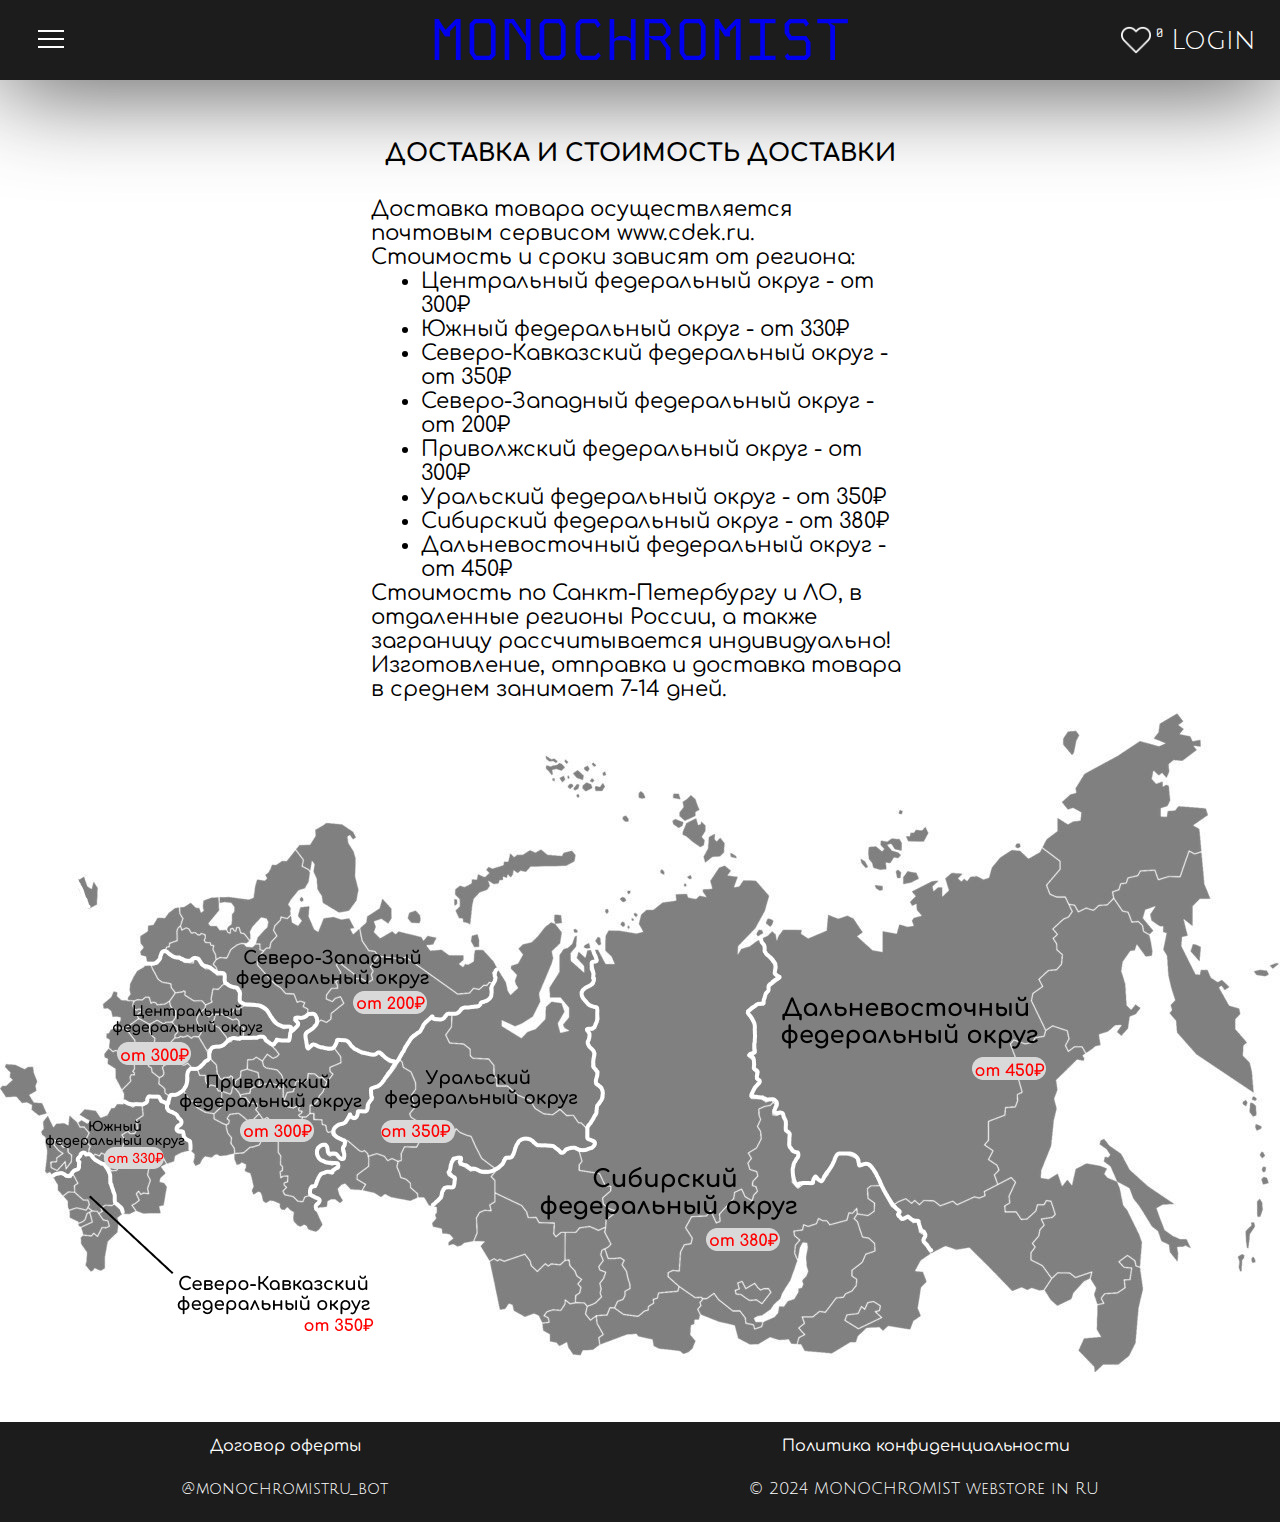
<file: html/delivery__things.html>
<!DOCTYPE html>
<html lang="en">
  <head>
    <meta charset="UTF-8" />
    <meta name="viewport" content="width=device-width, initial-scale=1.0" />
    <link rel="stylesheet" href="../css/delivery__things.css" />
    <link rel="icon" href="../images/logo.png" />
    <script src="../script/user_name.js" defer></script>
    <script src="../script/favorite.js" defer></script>
    <title>MONOCHROMIST</title>
  </head>
  <body>
    <header class="header">
      <div class="hamburger-menu">
        <input id="menu__toggle" type="checkbox" />
        <label class="menu__btn" for="menu__toggle">
          <span></span>
        </label>
        <ul class="menu__box">
          <li><a class="menu__item" href="clothing__store.html">SHOP</a></li>
          <li>
            <a class="menu__item" href="delivery__things.html">DELIVERY</a>
          </li>
          <li>
            <a class="menu__item" href="payment__methods.html">PAYMENT</a>
          </li>
          <li><a class="menu__item" href="about__company.html">ABOUT US</a></li>
          <li><p class="menu__item">© 2024 MONOCHROMIST</p></li>
        </ul>
      </div>
      <div class="logo">
        <p><a href="../index.html">MONOCHROMIST</a></p>
      </div>
      <div class="userLogin" id="username">
        <div class="heart__count">
          <a href="favorite__cart.html" class="heart-link">
            <img src="../images/heart.png" alt="heart" class="heart" />
          </a>
          <span id="cartCount">0</span>
        </div>
        <a href="registration__form.html">
          <p>Login</p>
        </a>
      </div>
    </header>

    <main>
      <div class="text__name">
        <p>ДОСТАВКА И СТОИМОСТЬ ДОСТАВКИ</p>
      </div>
      <div class="text__info">
        <p>Доставка товара осуществляется почтовым сервисом www.cdek.ru.</p>
        <p>Стоимость и сроки зависят от региона:</p>
        <ul>
          <li>Центральный федеральный округ - от 300₽</li>
          <li>Южный федеральный округ - от 330₽</li>
          <li>Северо-Кавказский федеральный округ - от 350₽</li>
          <li>Северо-Западный федеральный округ - от 200₽</li>
          <li>Приволжский федеральный округ - от 300₽</li>
          <li>Уральский федеральный округ - от 350₽</li>
          <li>Сибирский федеральный округ - от 380₽</li>
          <li>Дальневосточный федеральный округ - от 450₽</li>
        </ul>
        <p>
          Стоимость по Санкт-Петербургу и ЛО, в отдаленные регионы России, а
          также заграницу рассчитывается индивидуально!
        </p>
        <p>
          Изготовление, отправка и доставка товара в среднем занимает 7-14 дней.
        </p>
      </div>
      <div class="map__delivery">
        <img src="../images/map.jpg" alt="" />
      </div>
    </main>

    <footer>
      <div class="footer__text">
        <div class="footer_first_text">
          <a href="contract__offer.html">Договор оферты</a>
          <a href="privacy__policy.html">Политика конфиденциальности</a>
        </div>
        <div class="webstore__info">
          <p>@monochromistru_bot</p>
          <p>© 2024 MONOCHROMIST webstore in RU</p>
        </div>
      </div>
    </footer>
  </body>
</html>
</file>
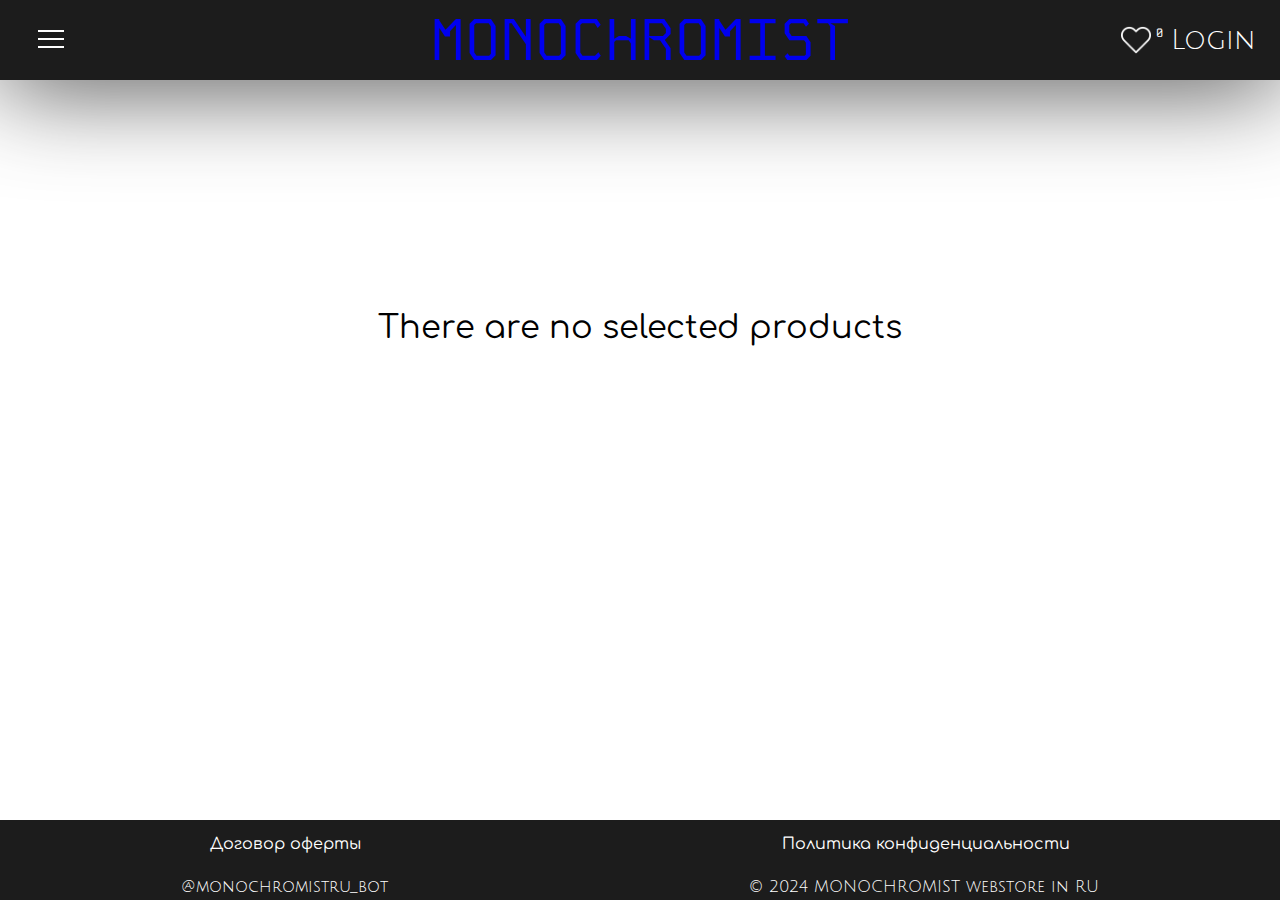
<file: html/favorite__cart.html>
<!DOCTYPE html>
<html lang="en">
  <head>
    <meta charset="UTF-8" />
    <meta name="viewport" content="width=device-width, initial-scale=1.0" />
    <link rel="icon" href="../images/logo.png" />
    <link rel="stylesheet" href="../css/favorite__cart.css" />
    <script src="../script/user_name.js" defer></script>
    <script src="../script/favorite.js" defer></script>
    <script src="../script/favorite__cart.js" defer></script>
    <script src="../script/clothing_add.js"></script>

    <title>MONOCHROMIST</title>
  </head>
  <body>
    <header class="header">
      <div class="hamburger-menu">
        <input id="menu__toggle" type="checkbox" />
        <label class="menu__btn" for="menu__toggle">
          <span></span>
        </label>
        <ul class="menu__box">
          <li><a class="menu__item" href="clothing__store.html">SHOP</a></li>
          <li>
            <a class="menu__item" href="delivery__things.html">DELIVERY</a>
          </li>
          <li>
            <a class="menu__item" href="payment__methods.html">PAYMENT</a>
          </li>
          <li><a class="menu__item" href="about__company.html">ABOUT US</a></li>
          <li><p class="menu__item">© 2024 MONOCHROMIST</p></li>
        </ul>
      </div>
      <div class="logo">
        <p><a href="../index.html">MONOCHROMIST</a></p>
      </div>
      <div class="userLogin" id="username">
        <div class="heart__count">
          <a href="favorite__cart.html" class="heart-link">
            <img src="../images/heart.png" alt="heart" class="heart" />
          </a>
          <span id="cartCount">0</span>
        </div>
        <a href="registration__form.html">
          <p>Login</p>
        </a>
      </div>
    </header>
    <main>
      <div id="favoriteItems" class="favorite-items-container"></div>
    </main>
    <footer>
      <div class="footer__text">
        <div class="footer_first_text">
          <a href="contract__offer.html">Договор оферты</a>
          <a href="privacy__policy.html">Политика конфиденциальности</a>
        </div>
        <div class="webstore__info">
          <p>@monochromistru_bot</p>
          <p>© 2024 MONOCHROMIST webstore in RU</p>
        </div>
      </div>
    </footer>
  </body>
</html>
</file>
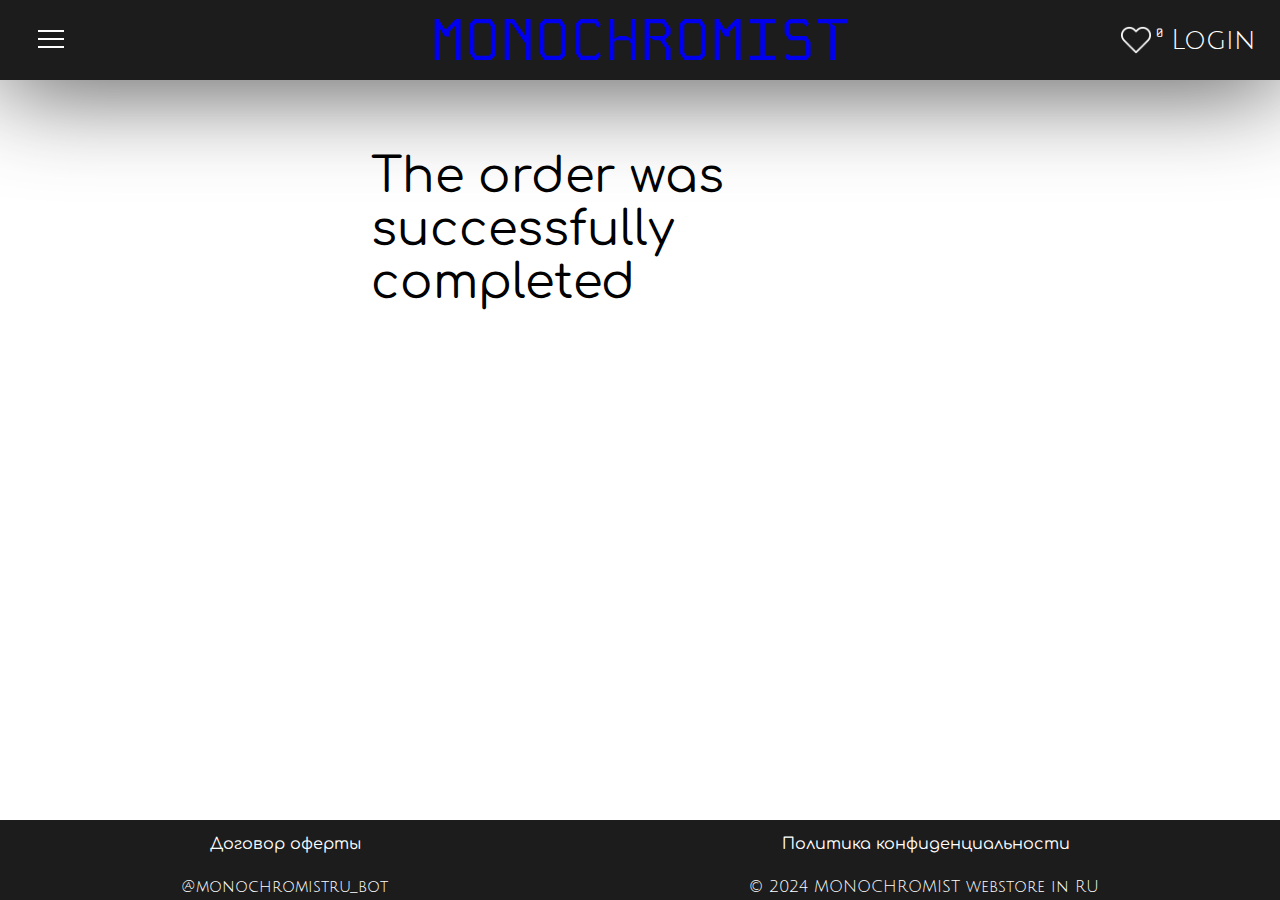
<file: html/order_confirmation.html>
<!DOCTYPE html>
<html lang="en">
  <head>
    <meta charset="UTF-8" />
    <meta name="viewport" content="width=device-width, initial-scale=1.0" />
    <link rel="stylesheet" href="../css/order_confirmation.css" />
    <link rel="icon" href="../images/logo.png" />
    <script src="../script/user_name.js" defer></script>
    <script src="../script/favorite.js" defer></script>
    <title>MONOCHROMIST</title>
  </head>
  <body>
    <header class="header">
      <div class="hamburger-menu">
        <input id="menu__toggle" type="checkbox" />
        <label class="menu__btn" for="menu__toggle">
          <span></span>
        </label>
        <ul class="menu__box">
          <li><a class="menu__item" href="clothing__store.html">SHOP</a></li>
          <li>
            <a class="menu__item" href="delivery__things.html">DELIVERY</a>
          </li>
          <li>
            <a class="menu__item" href="payment__methods.html">PAYMENT</a>
          </li>
          <li><a class="menu__item" href="about__company.html">ABOUT US</a></li>
          <li><p class="menu__item">© 2024 MONOCHROMIST</p></li>
        </ul>
      </div>
      <div class="logo">
        <p><a href="../index.html">MONOCHROMIST</a></p>
      </div>
      <div class="userLogin" id="username">
        <div class="heart__count">
          <span id="cartCount">0</span>
          <a href="favorite__cart.html"
            ><img src="../images/heart.png" alt="heart" class="heart"
          /></a>
        </div>
        <a href="registration__form.html">
          <p>Login</p>
        </a>
      </div>
    </header>
    <main>
      <div class="text__info">
        <p>The order was successfully completed</p>
      </div>
    </main>

    <footer>
      <div class="footer__text">
        <div class="footer_first_text">
          <a href="contract__offer.html">Договор оферты</a>
          <a href="privacy__policy.html">Политика конфиденциальности</a>
        </div>
        <div class="webstore__info">
          <p>@monochromistru_bot</p>
          <p>© 2024 MONOCHROMIST webstore in RU</p>
        </div>
      </div>
    </footer>
  </body>
</html>
</file>
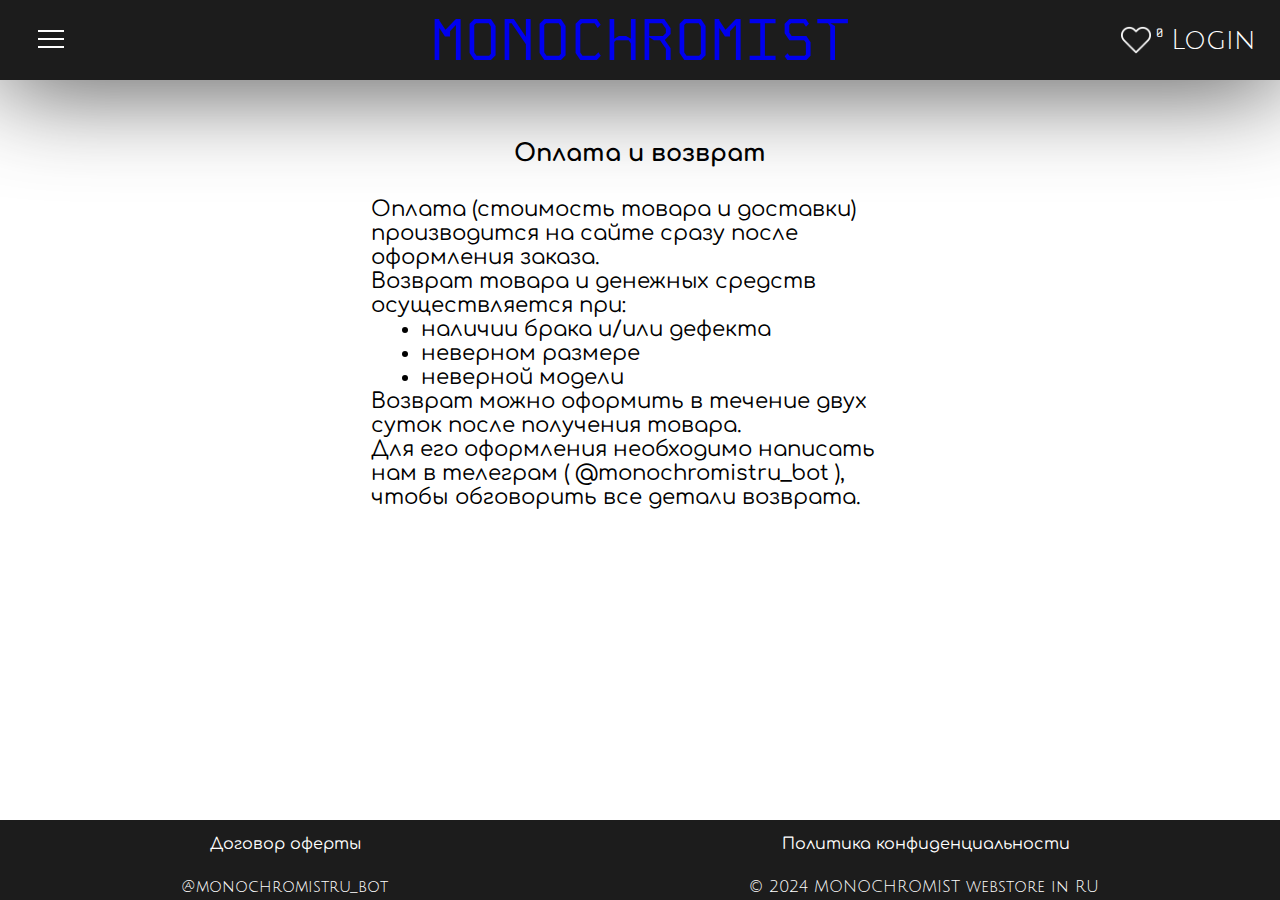
<file: html/payment__methods.html>
<!DOCTYPE html>
<html lang="en">
  <head>
    <meta charset="UTF-8" />
    <meta name="viewport" content="width=device-width, initial-scale=1.0" />
    <link rel="stylesheet" href="../css/payment__methods.css" />
    <link rel="icon" href="../images/logo.png" />
    <script src="../script/user_name.js" defer></script>
    <script src="../script/favorite.js" defer></script>
    <title>MONOCHROMIST</title>
  </head>

  <body>
    <header class="header">
      <div class="hamburger-menu">
        <input id="menu__toggle" type="checkbox" />
        <label class="menu__btn" for="menu__toggle">
          <span></span>
        </label>
        <ul class="menu__box">
          <li><a class="menu__item" href="clothing__store.html">SHOP</a></li>
          <li>
            <a class="menu__item" href="delivery__things.html">DELIVERY</a>
          </li>
          <li>
            <a class="menu__item" href="payment__methods.html">PAYMENT</a>
          </li>
          <li><a class="menu__item" href="about__company.html">ABOUT US</a></li>
          <li>
            <p class="menu__item">© 2024 MONOCHROMIST</p>
          </li>
        </ul>
      </div>
      <div class="logo">
        <p><a href="../index.html">MONOCHROMIST</a></p>
      </div>
      <div class="userLogin" id="username">
        <div class="heart__count">
          <a href="favorite__cart.html" class="heart-link">
            <img src="../images/heart.png" alt="heart" class="heart" />
          </a>
          <span id="cartCount">0</span>
        </div>
        <a href="registration__form.html">
          <p>Login</p>
        </a>
      </div>
    </header>

    <main>
      <div class="text__name">
        <p>Оплата и возврат</p>
      </div>
      <div class="text__info">
        <div class="paragraph">
          <p>
            Оплата (стоимость товара и доставки) производится на сайте сразу
            после оформления заказа.
          </p>
          <p>Возврат товара и денежных средств осуществляется при:</p>
          <ul>
            <li>наличии брака и/или дефекта</li>
            <li>неверном размере</li>
            <li>неверной модели</li>
          </ul>
          <p>
            Возврат можно оформить в течение двух суток после получения товара.
          </p>
          <p>
            Для его оформления необходимо написать нам в телеграм (
            @monochromistru_bot ), чтобы обговорить все детали возврата.
          </p>
        </div>
      </div>
    </main>

    <footer>
      <div class="footer__text">
        <div class="footer_first_text">
          <a href="contract__offer.html">Договор оферты</a>
          <a href="privacy__policy.html">Политика конфиденциальности</a>
        </div>
        <div class="webstore__info">
          <p>@monochromistru_bot</p>
          <p>© 2024 MONOCHROMIST webstore in RU</p>
        </div>
      </div>
    </footer>
  </body>
</html>
</file>
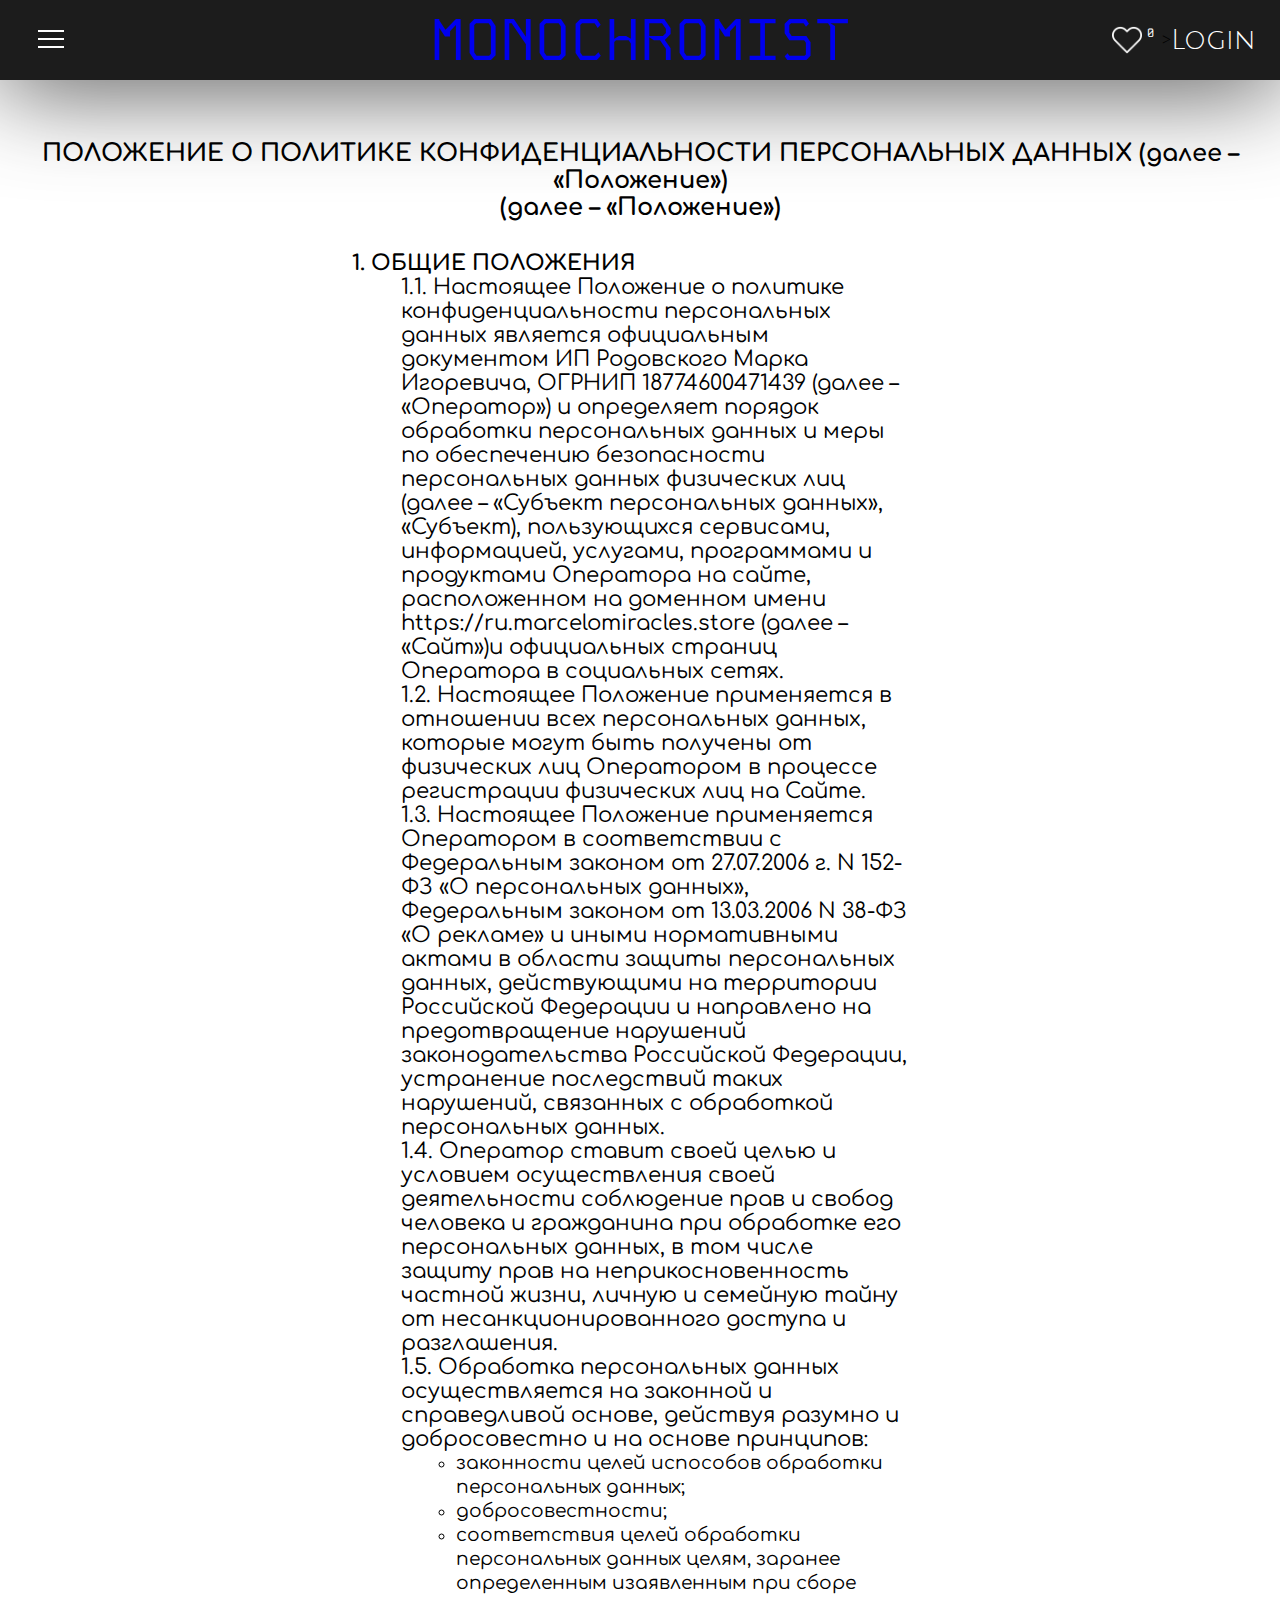
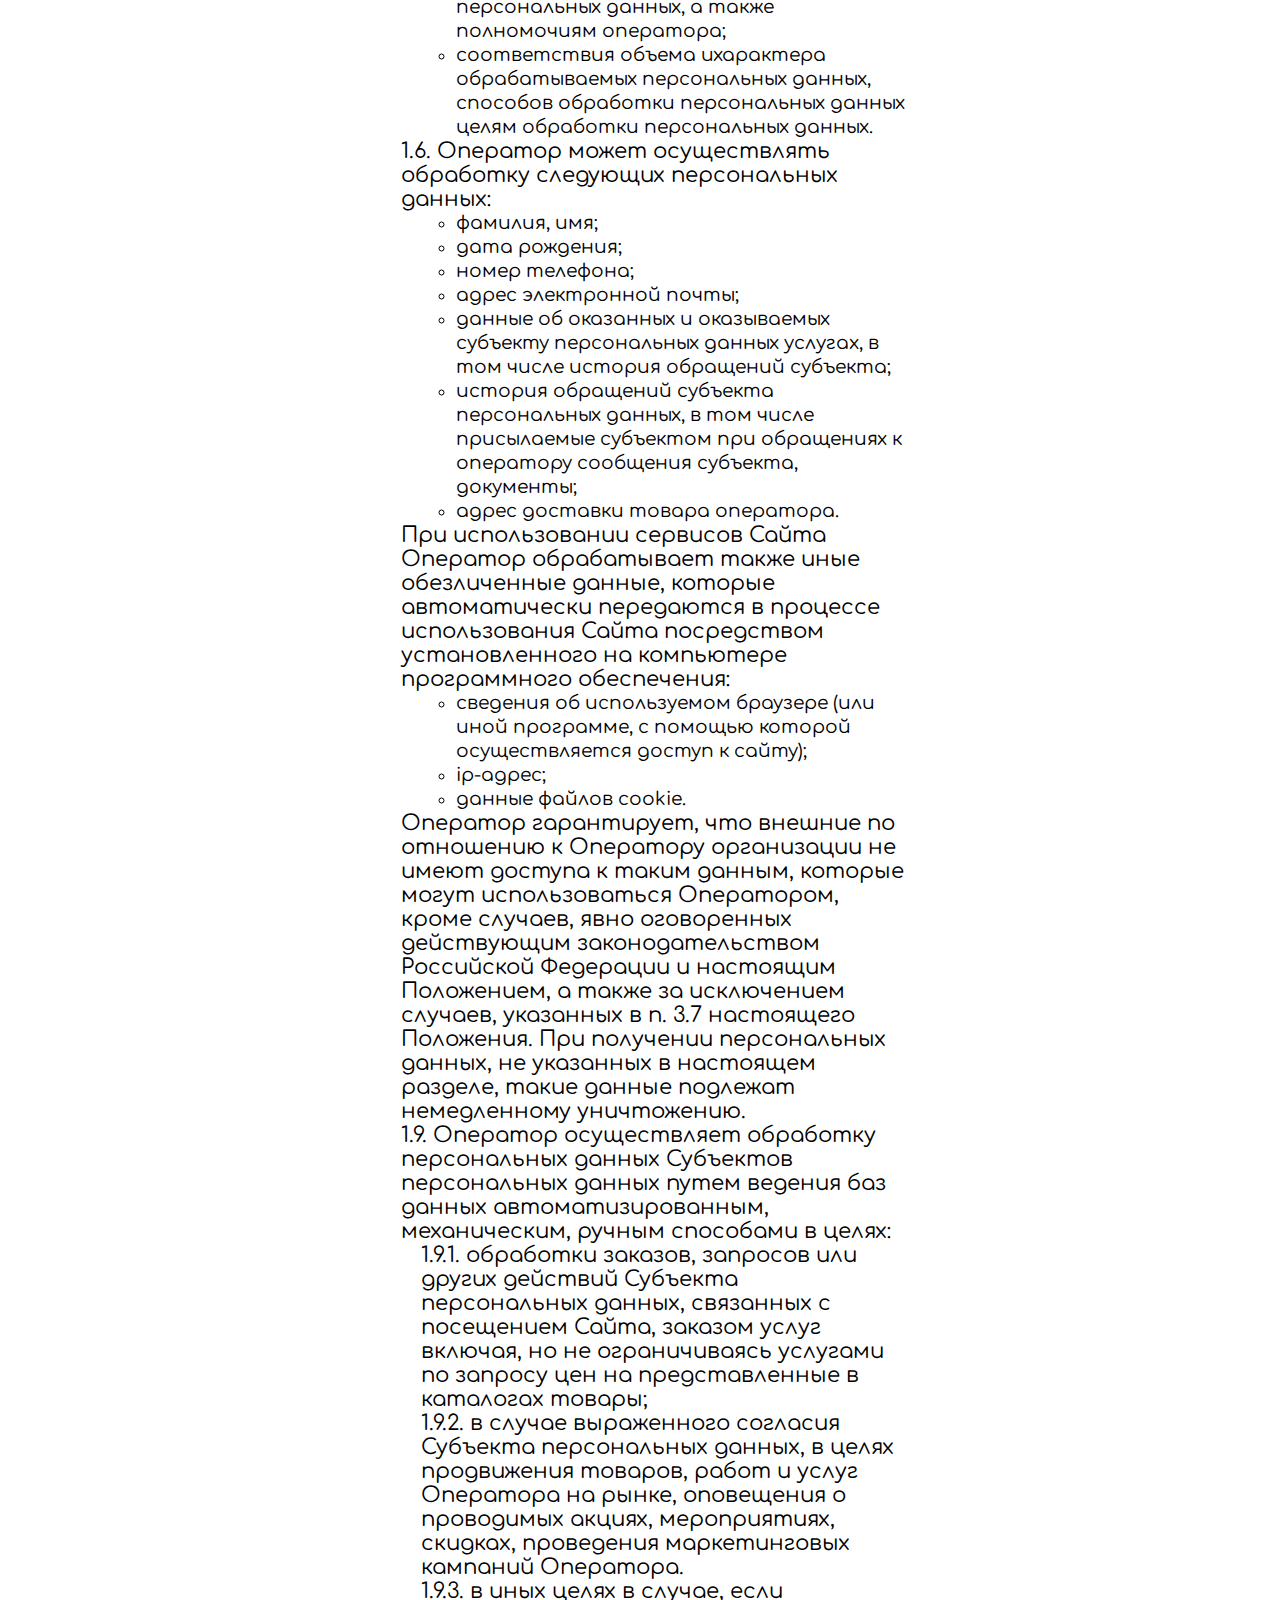
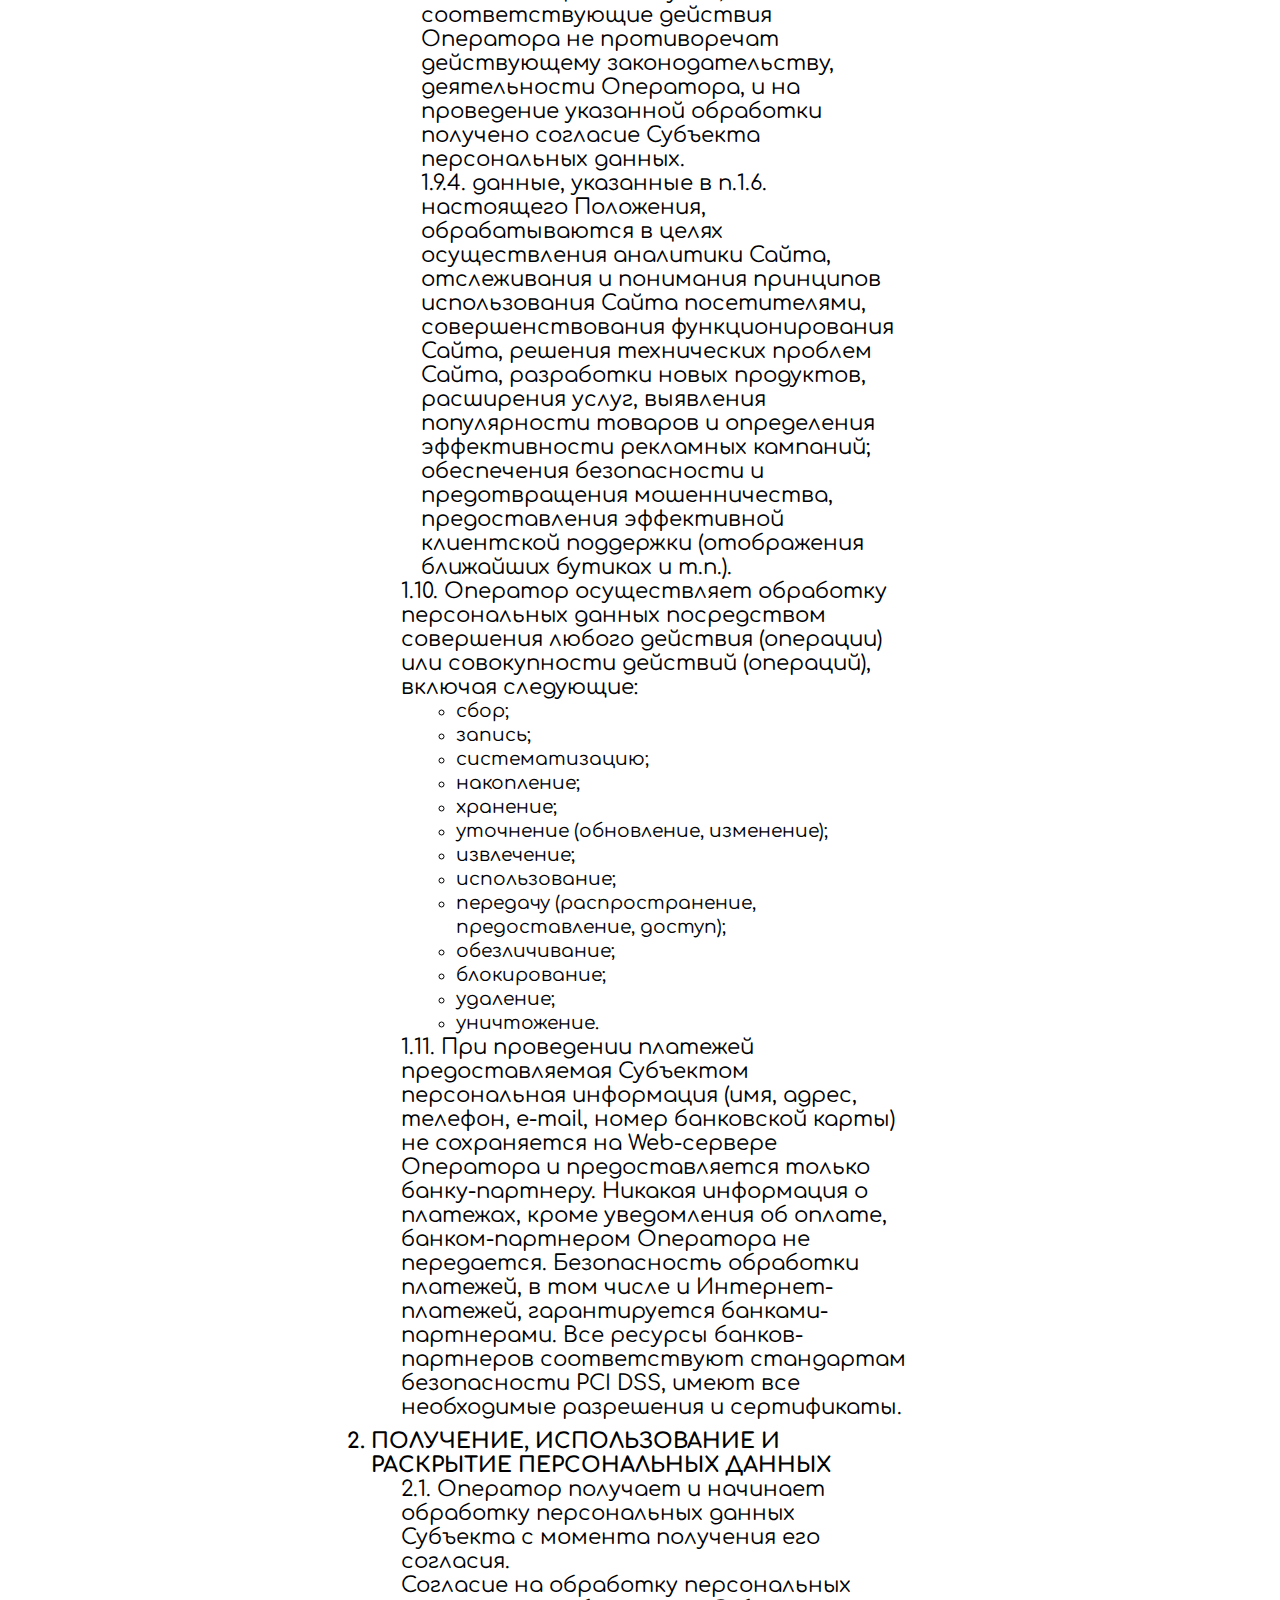
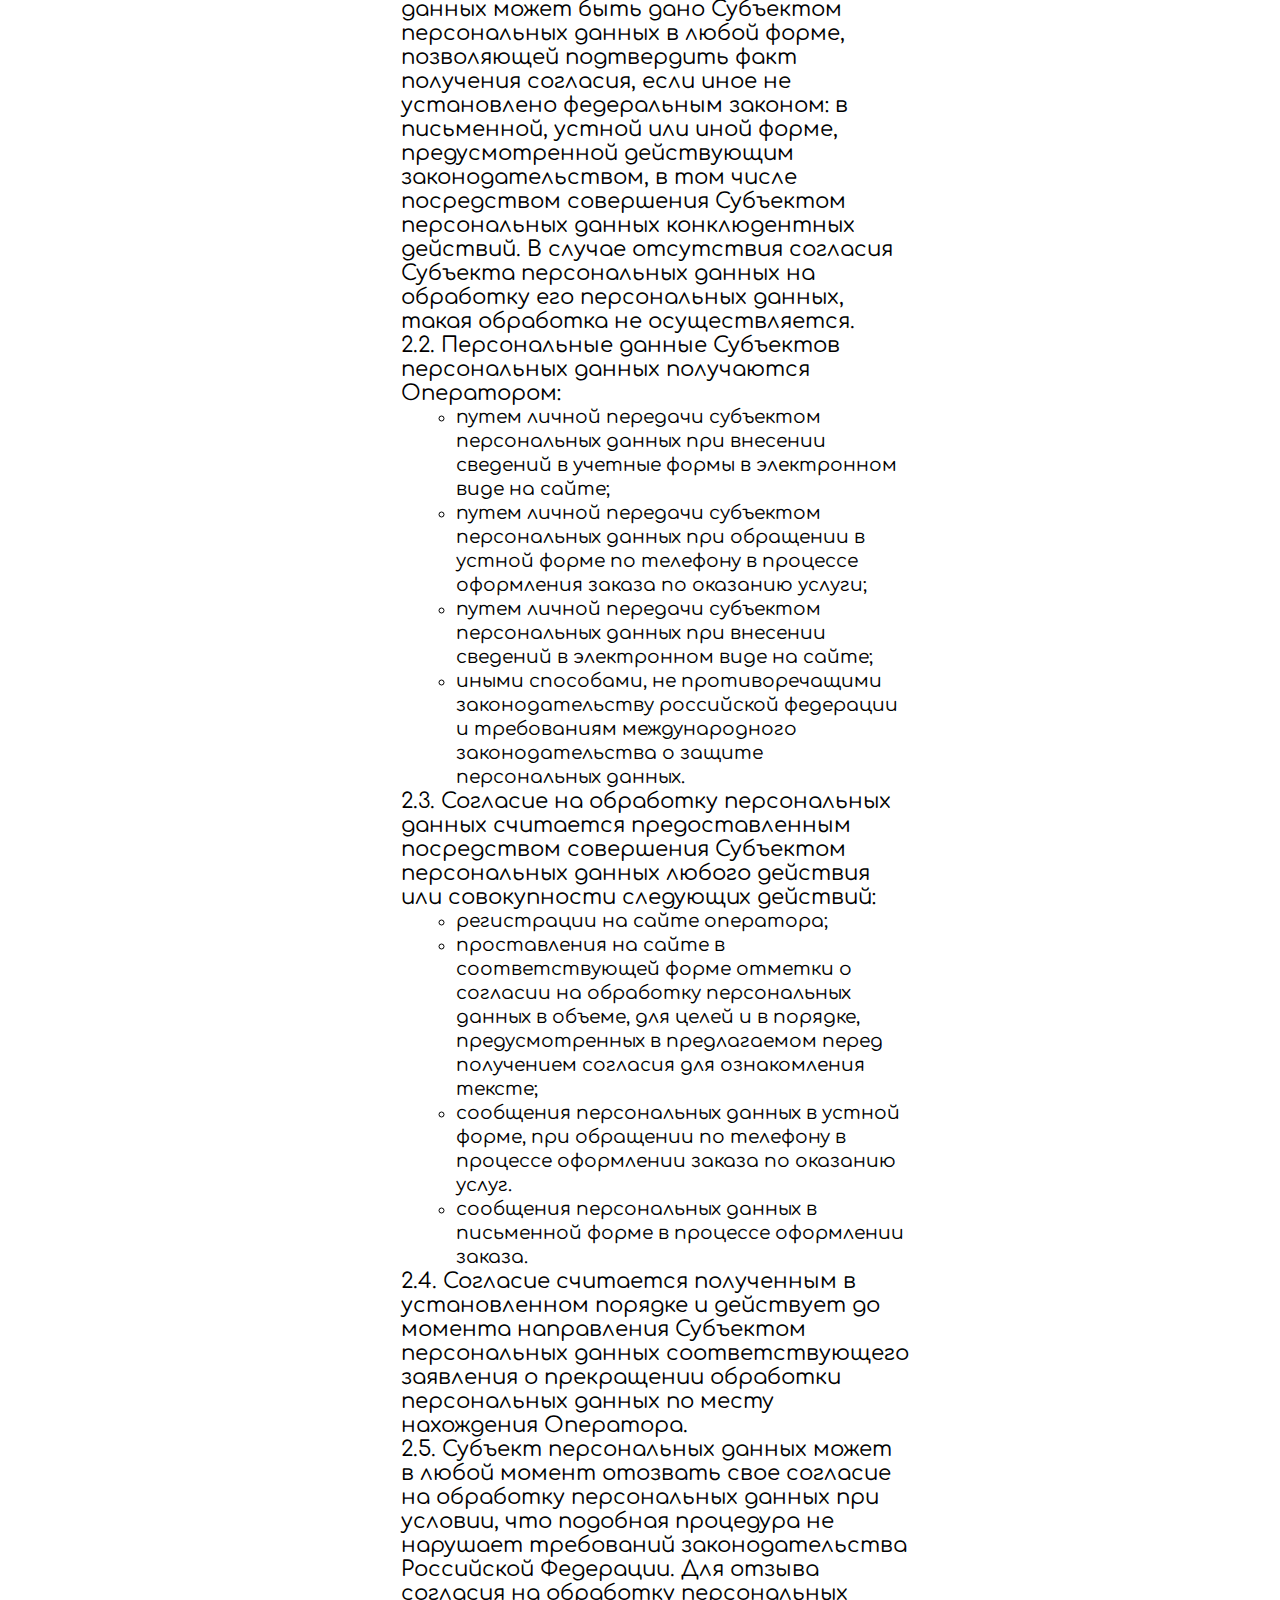
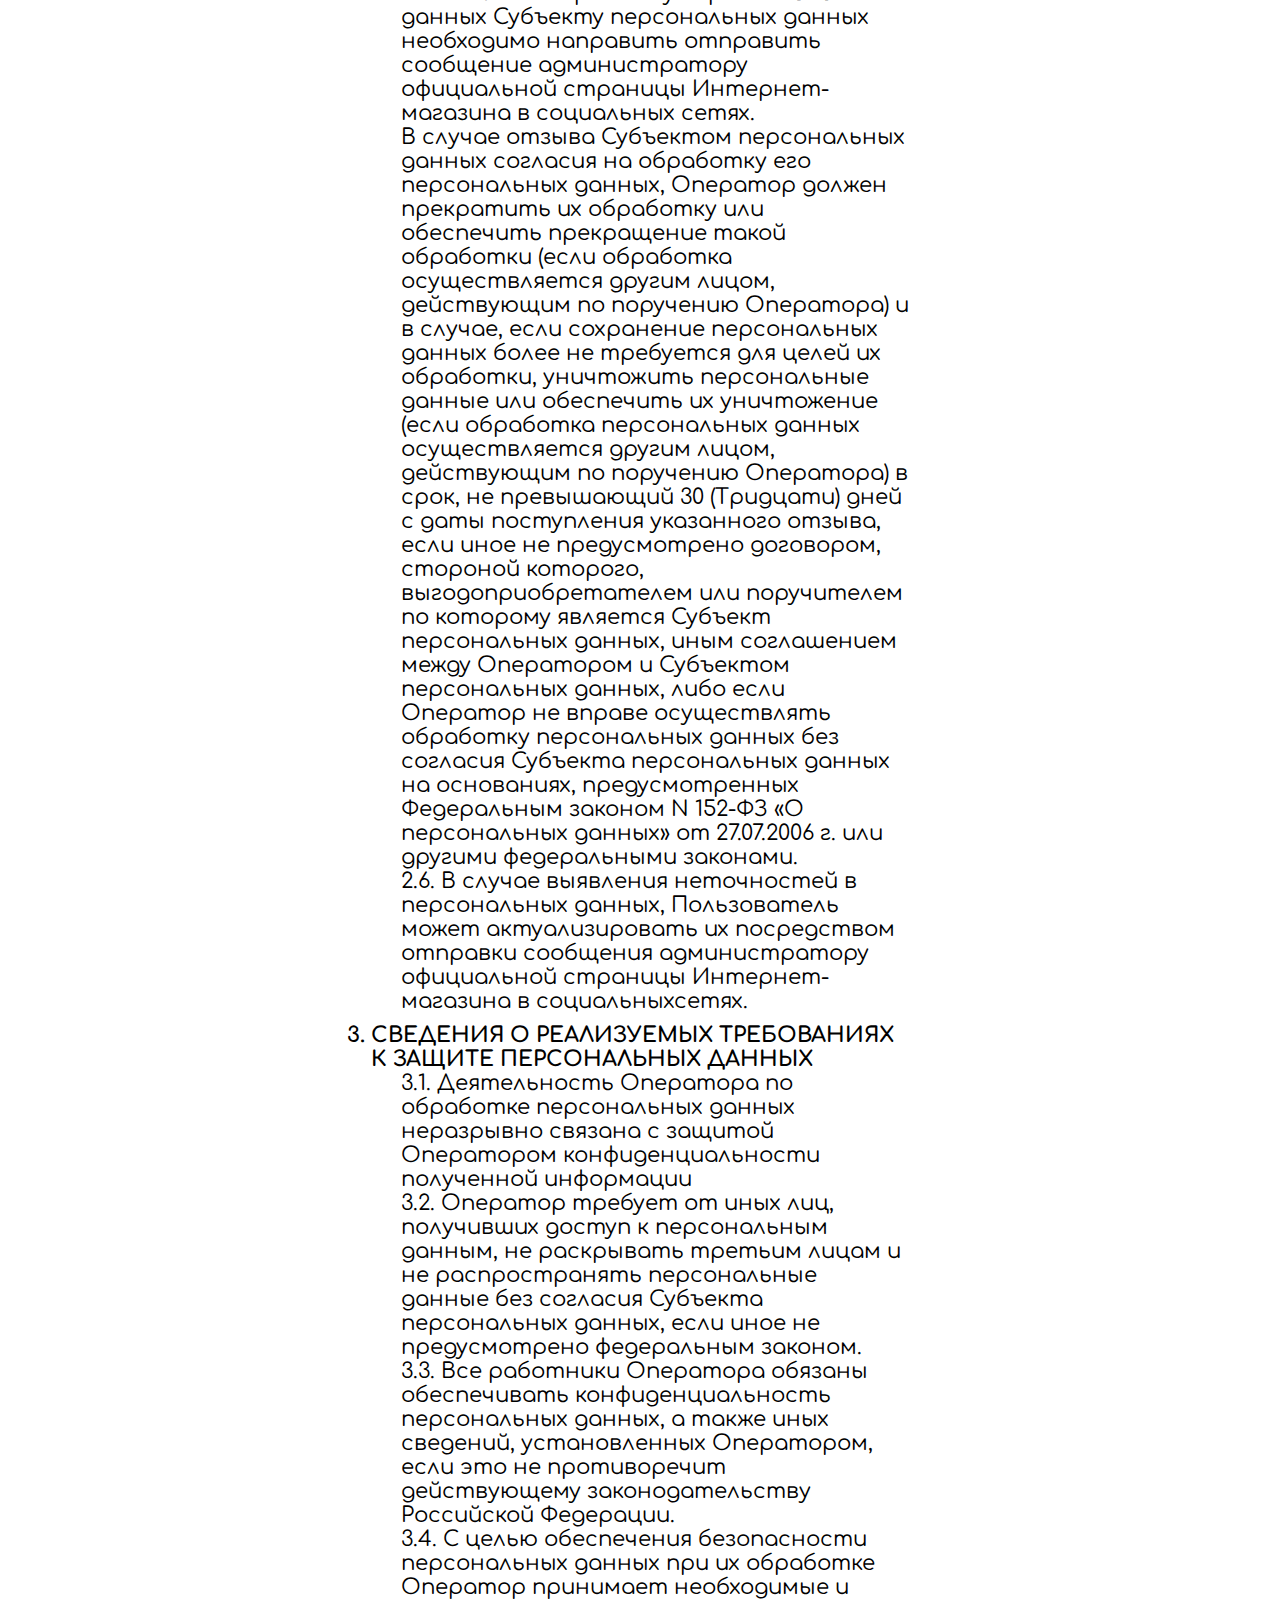
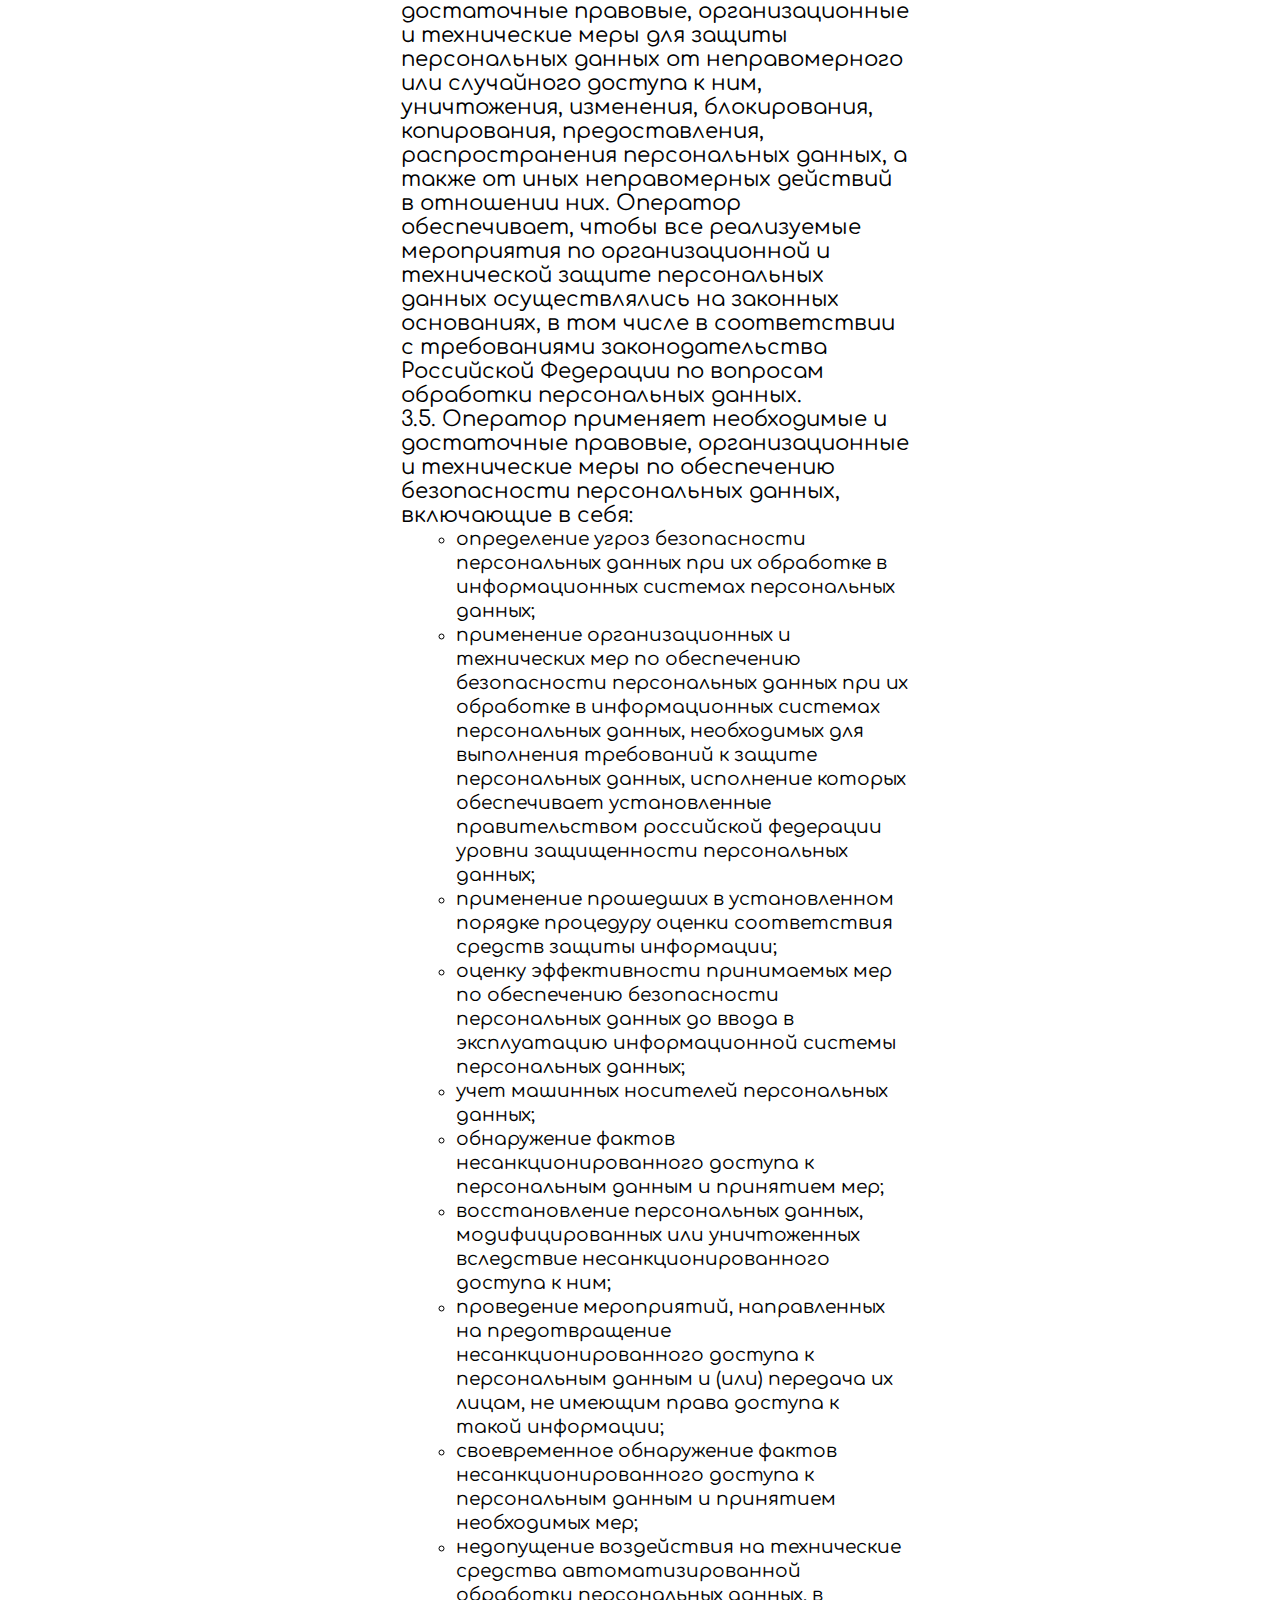
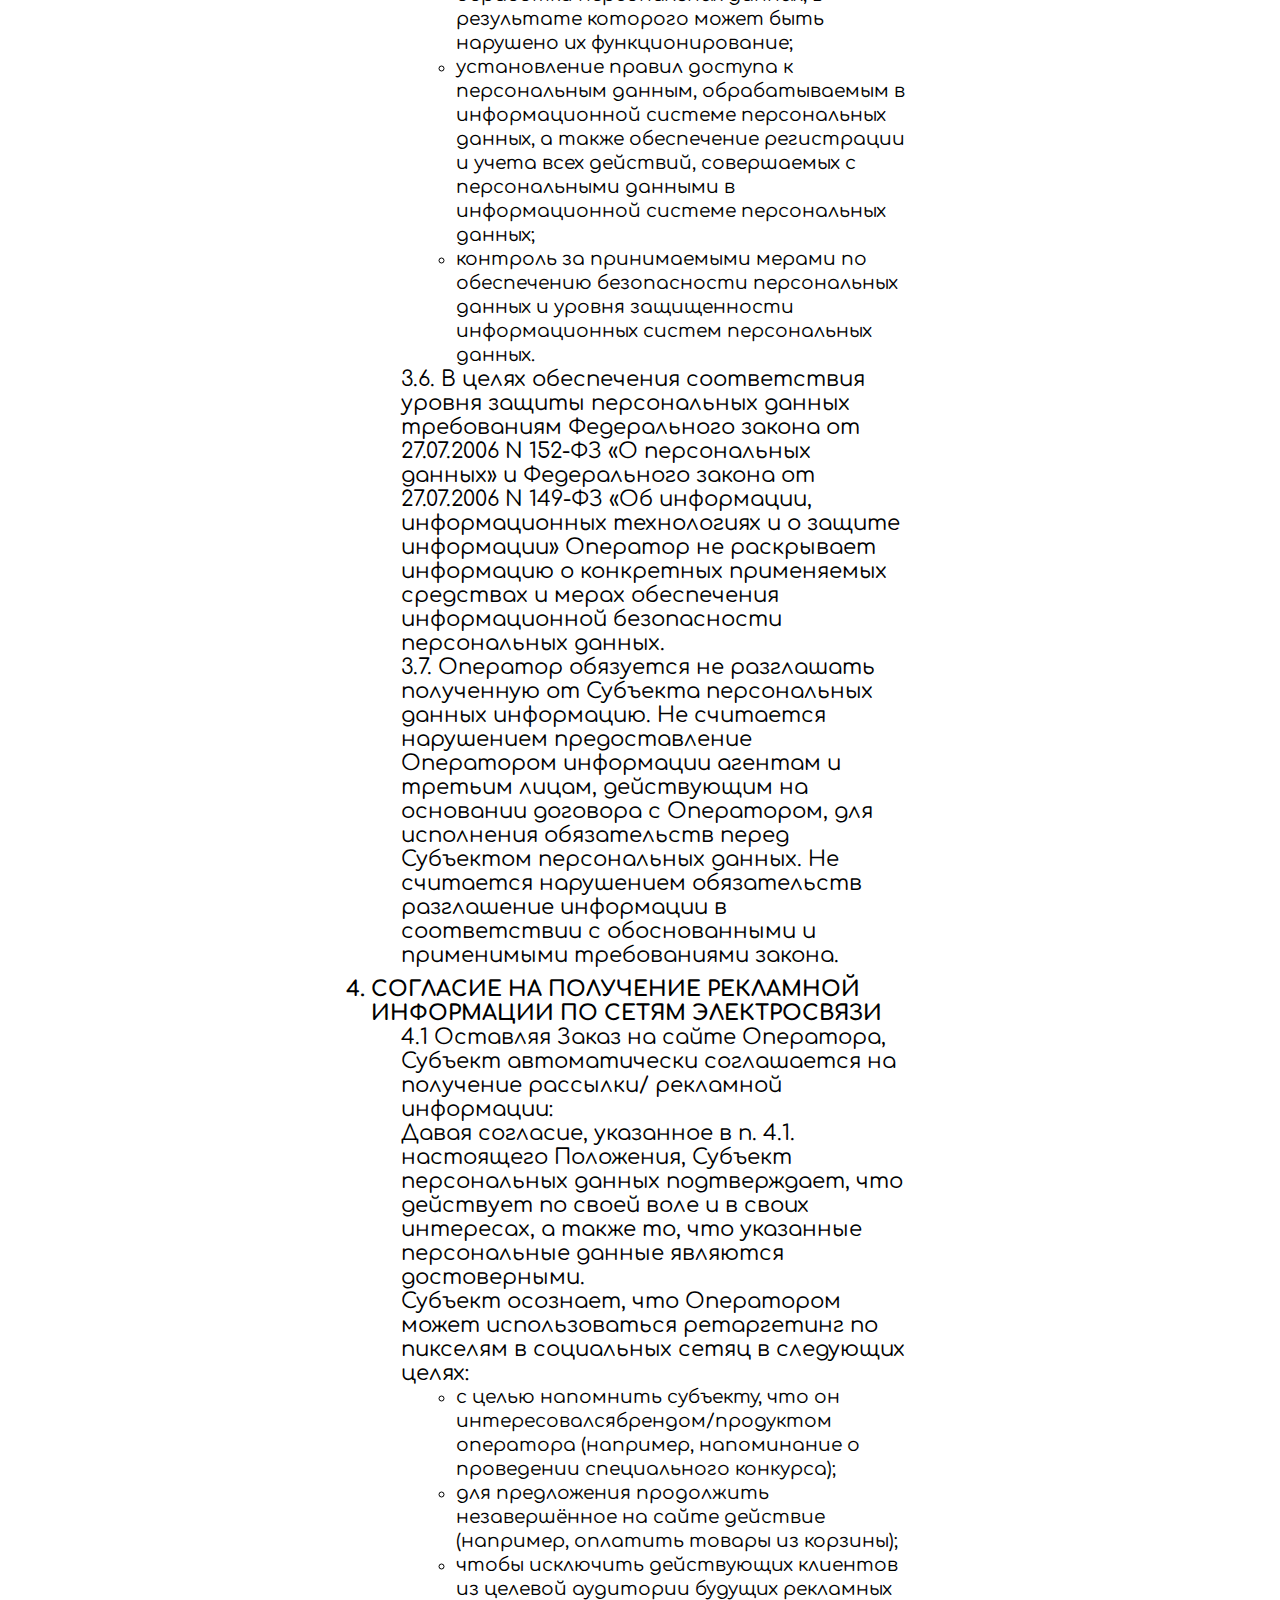
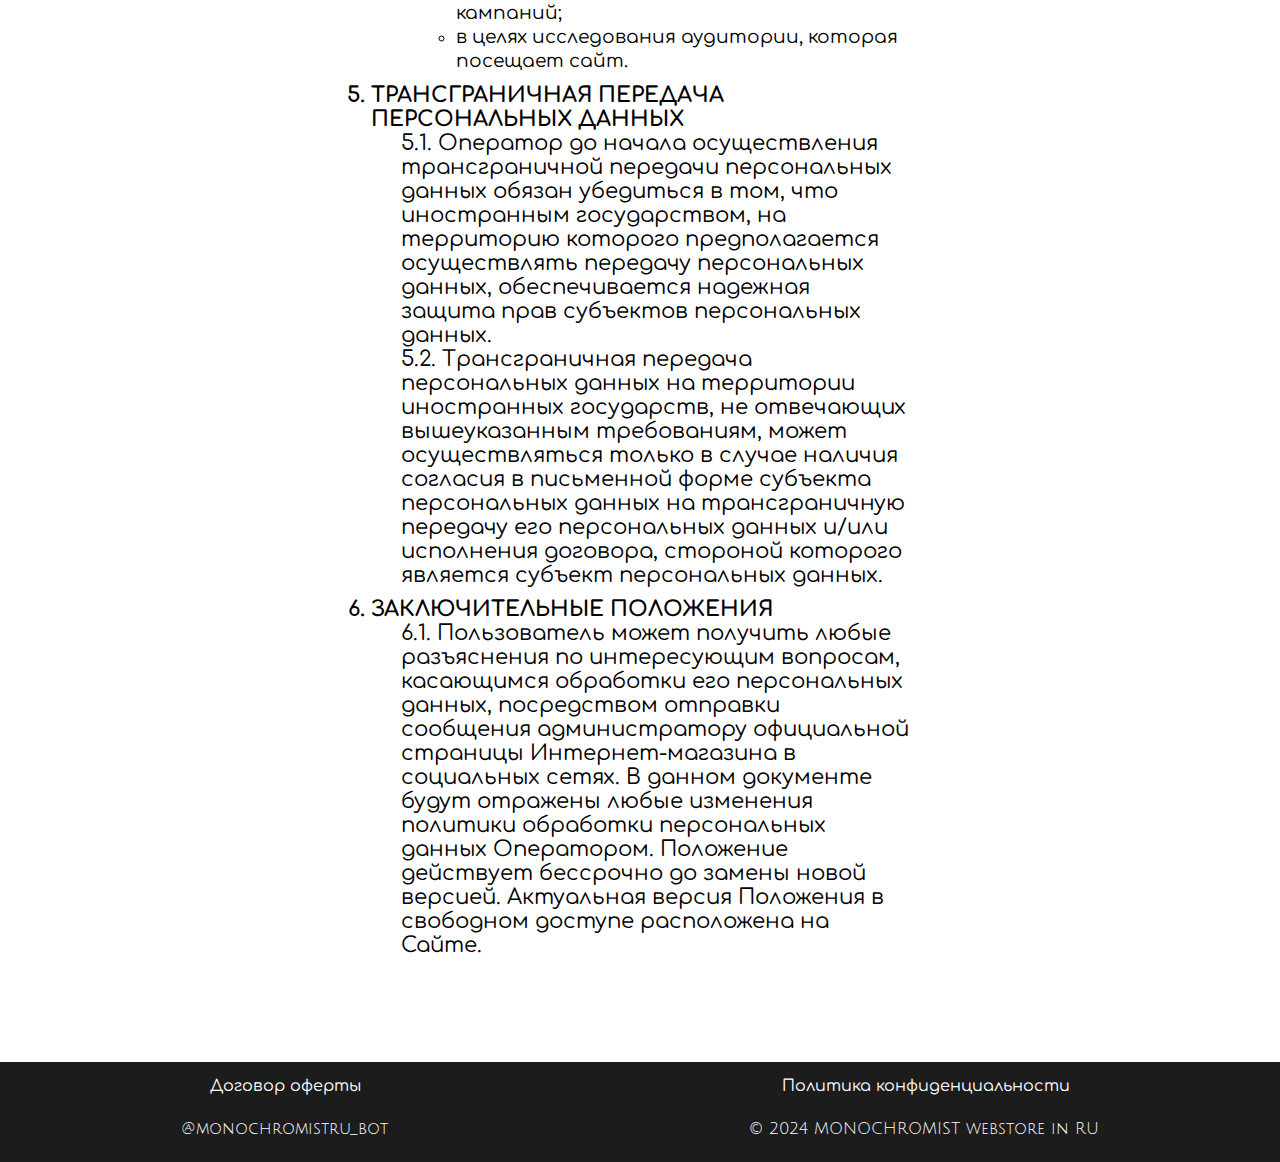
<file: html/privacy__policy.html>
<!DOCTYPE html>
<html lang="en">
  <head>
    <meta charset="UTF-8" />
    <meta http-equiv="X-UA-Compatible" content="IE=edge" />
    <meta name="viewport" content="width=device-width, initial-scale=1.0" />
    <link rel="stylesheet" href="../css/privacy__policy.css" />
    <link rel="icon" href="../images/logo.png" />
    <script src="../script/user_name.js" defer></script>
    <script src="../script/favorite.js" defer></script>
    <title>MONOCHROMIST</title>
  </head>

  <body>
    <header class="header">
      <div class="hamburger-menu">
        <input id="menu__toggle" type="checkbox" />
        <label class="menu__btn" for="menu__toggle">
          <span></span>
        </label>
        <ul class="menu__box">
          <li><a class="menu__item" href="clothing__store.html">SHOP</a></li>
          <li>
            <a class="menu__item" href="delivery__things.html">DELIVERY</a>
          </li>
          <li>
            <a class="menu__item" href="payment__methods.html">PAYMENT</a>
          </li>
          <li><a class="menu__item" href="about__company.html">ABOUT US</a></li>
          <li>
            <p class="menu__item">© 2024 MONOCHROMIST</p>
          </li>
        </ul>
      </div>
      <div class="logo">
        <p><a href="../index.html">MONOCHROMIST</a></p>
      </div>
      <div class="userLogin" id="username">
        <div class="heart__count">
          <a href="favorite__cart.html" class="heart-link">
            <img src="../images/heart.png" alt="heart" class="heart" />
          </a>
          <span id="cartCount">0</span>
        </div>
        >
        <a href="registration__form.html">
          <p>Login</p>
        </a>
      </div>
    </header>
    <main>
      <div class="text__name">
        <p>
          ПОЛОЖЕНИЕ О ПОЛИТИКЕ КОНФИДЕНЦИАЛЬНОСТИ ПЕРСОНАЛЬНЫХ ДАННЫХ (далее –
          «Положение»)
        </p>
        <p>(далее – «Положение»)</p>
      </div>
      <div class="text__info">
        <ol>
          <li class="li">ОБЩИЕ ПОЛОЖЕНИЯ</li>
          <div class="paragraph">
            <p>
              1.1. Настоящее Положение о политике конфиденциальности
              персональных данных является официальным документом ИП Родовского
              Марка Игоревича, ОГРНИП 18774600471439 (далее – «Оператор») и
              определяет порядок обработки персональных данных и меры по
              обеспечению безопасности персональных данных физических лиц (далее
              – «Субъект персональных данных», «Субъект), пользующихся
              сервисами, информацией, услугами, программами и продуктами
              Оператора на сайте, расположенном на доменном имени
              https://ru.marcelomiracles.store (далее – «Сайт»)и официальных
              страниц Оператора в социальных сетях.
            </p>
            <p>
              1.2. Настоящее Положение применяется в отношении всех персональных
              данных, которые могут быть получены от физических лиц Оператором в
              процессе регистрации физических лиц на Сайте.
            </p>
            <p>
              1.3. Настоящее Положение применяется Оператором в соответствии с
              Федеральным законом от 27.07.2006 г. N 152-ФЗ «О персональных
              данных», Федеральным законом от 13.03.2006 N 38-ФЗ «О рекламе» и
              иными нормативными актами в области защиты персональных данных,
              действующими на территории Российской Федерации и направлено на
              предотвращение нарушений законодательства Российской Федерации,
              устранение последствий таких нарушений, связанных с обработкой
              персональных данных.
            </p>
            <p>
              1.4. Оператор ставит своей целью и условием осуществления своей
              деятельности соблюдение прав и свобод человека и гражданина при
              обработке его персональных данных, в том числе защиту прав на
              неприкосновенность частной жизни, личную и семейную тайну от
              несанкционированного доступа и разглашения.
            </p>
            <p>
              1.5. Обработка персональных данных осуществляется на законной и
              справедливой основе, действуя разумно и добросовестно и на основе
              принципов:
            </p>
            <ul class="point">
              <li>законности целей испособов обработки персональных данных;</li>
              <li>добросовестности;</li>
              <li>
                соответствия целей обработки персональных данных целям, заранее
                определенным изаявленным при сборе персональных данных, а также
                полномочиям Оператора;
              </li>
              <li>
                соответствия объема ихарактера обрабатываемых персональных
                данных, способов обработки персональных данных целям обработки
                персональных данных.
              </li>
            </ul>
            <p>
              1.6. Оператор может осуществлять обработку следующих персональных
              данных:
            </p>
            <ul class="point">
              <li>фамилия, имя;</li>
              <li>дата рождения;</li>
              <li>номер телефона;</li>
              <li>адрес электронной почты;</li>
              <li>
                данные об оказанных и оказываемых Субъекту персональных данных
                услугах, в том числе история обращений Субъекта;
              </li>
              <li>
                история обращений Субъекта персональных данных, в том числе
                присылаемые Субъектом при обращениях к Оператору сообщения
                Субъекта, документы;
              </li>
              <li>адрес доставки Товара Оператора.</li>
            </ul>
            <p>
              При использовании сервисов Сайта Оператор обрабатывает также иные
              обезличенные данные, которые автоматически передаются в процессе
              использования Сайта посредством установленного на компьютере
              программного обеспечения:
            </p>
            <ul class="point">
              <li>
                сведения об используемом браузере (или иной программе, с помощью
                которой осуществляется доступ к сайту);
              </li>
              <li>IP-адрес;</li>
              <li>данные файлов cookie.</li>
            </ul>
            <p>
              Оператор гарантирует, что внешние по отношению к Оператору
              организации не имеют доступа к таким данным, которые могут
              использоваться Оператором, кроме случаев, явно оговоренных
              действующим законодательством Российской Федерации и настоящим
              Положением, а также за исключением случаев, указанных в п. 3.7
              настоящего Положения. При получении персональных данных, не
              указанных в настоящем разделе, такие данные подлежат немедленному
              уничтожению.
            </p>
            <p>
              1.9. Оператор осуществляет обработку персональных данных Субъектов
              персональных данных путем ведения баз данных автоматизированным,
              механическим, ручным способами в целях:
            </p>
            <div class="subparagraph">
              <p>
                1.9.1. обработки заказов, запросов или других действий Субъекта
                персональных данных, связанных с посещением Сайта, заказом услуг
                включая, но не ограничиваясь услугами по запросу цен на
                представленные в каталогах товары;
              </p>
              <p>
                1.9.2. в случае выраженного согласия Субъекта персональных
                данных, в целях продвижения товаров, работ и услуг Оператора на
                рынке, оповещения о проводимых акциях, мероприятиях, скидках,
                проведения маркетинговых кампаний Оператора.
              </p>
              <p>
                1.9.3. в иных целях в случае, если соответствующие действия
                Оператора не противоречат действующему законодательству,
                деятельности Оператора, и на проведение указанной обработки
                получено согласие Субъекта персональных данных.
              </p>
              <p>
                1.9.4. данные, указанные в п.1.6. настоящего Положения,
                обрабатываются в целях осуществления аналитики Сайта,
                отслеживания и понимания принципов использования Сайта
                посетителями, совершенствования функционирования Сайта, решения
                технических проблем Сайта, разработки новых продуктов,
                расширения услуг, выявления популярности товаров и определения
                эффективности рекламных кампаний; обеспечения безопасности и
                предотвращения мошенничества, предоставления эффективной
                клиентской поддержки (отображения ближайших бутиках и т.п.).
              </p>
            </div>
            <p>
              1.10. Оператор осуществляет обработку персональных данных
              посредством совершения любого действия (операции) или совокупности
              действий (операций), включая следующие:
            </p>
            <ul class="point">
              <li>сбор;</li>
              <li>запись;</li>
              <li>систематизацию;</li>
              <li>накопление;</li>
              <li>хранение;</li>
              <li>уточнение (обновление, изменение);</li>
              <li>извлечение;</li>
              <li>использование;</li>
              <li>передачу (распространение, предоставление, доступ);</li>
              <li>обезличивание;</li>
              <li>блокирование;</li>
              <li>удаление;</li>
              <li>уничтожение.</li>
            </ul>
            <p>
              1.11. При проведении платежей предоставляемая Субъектом
              персональная информация (имя, адрес, телефон, e-mail, номер
              банковской карты) не сохраняется на Web-сервере Оператора и
              предоставляется только банку-партнеру. Никакая информация о
              платежах, кроме уведомления об оплате, банком-партнером Оператора
              не передается. Безопасность обработки платежей, в том числе и
              Интернет-платежей, гарантируется банками-партнерами. Все ресурсы
              банков-партнеров соответствуют стандартам безопасности PCI DSS,
              имеют все необходимые разрешения и сертификаты.
            </p>
          </div>
          <li class="li">
            ПОЛУЧЕНИЕ, ИСПОЛЬЗОВАНИЕ И РАСКРЫТИЕ ПЕРСОНАЛЬНЫХ ДАННЫХ
          </li>
          <div class="paragraph">
            <p>
              2.1. Оператор получает и начинает обработку персональных данных
              Субъекта с момента получения его согласия.
            </p>
            <p>
              Согласие на обработку персональных данных может быть дано
              Субъектом персональных данных в любой форме, позволяющей
              подтвердить факт получения согласия, если иное не установлено
              федеральным законом: в письменной, устной или иной форме,
              предусмотренной действующим законодательством, в том числе
              посредством совершения Субъектом персональных данных конклюдентных
              действий. В случае отсутствия согласия Субъекта персональных
              данных на обработку его персональных данных, такая обработка не
              осуществляется.
            </p>
            <p>
              2.2. Персональные данные Субъектов персональных данных получаются
              Оператором:
            </p>
            <ul class="point">
              <li>
                путем личной передачи Субъектом персональных данных при внесении
                сведений в учетные формы в электронном виде на Сайте;
              </li>
              <li>
                путем личной передачи Субъектом персональных данных при
                обращении в устной форме по телефону в процессе оформления
                заказа по оказанию услуги;
              </li>
              <li>
                путем личной передачи Субъектом персональных данных при внесении
                сведений в электронном виде на Сайте;
              </li>
              <li>
                иными способами, не противоречащими законодательству Российской
                Федерации и требованиям международного законодательства о защите
                персональных данных.
              </li>
            </ul>
            <p>
              2.3. Согласие на обработку персональных данных считается
              предоставленным посредством совершения Субъектом персональных
              данных любого действия или совокупности следующих действий:
            </p>
            <ul class="point">
              <li>регистрации на Сайте Оператора;</li>
              <li>
                проставления на Сайте в соответствующей форме отметки о согласии
                на обработку персональных данных в объеме, для целей и в
                порядке, предусмотренных в предлагаемом перед получением
                согласия для ознакомления тексте;
              </li>
              <li>
                сообщения персональных данных в устной форме, при обращении по
                телефону в процессе оформлении заказа по оказанию услуг.
              </li>
              <li>
                сообщения персональных данных в письменной форме в процессе
                оформлении заказа.
              </li>
            </ul>
            <p>
              2.4. Согласие считается полученным в установленном порядке и
              действует до момента направления Субъектом персональных данных
              соответствующего заявления о прекращении обработки персональных
              данных по месту нахождения Оператора.
            </p>
            <p>
              2.5. Субъект персональных данных может в любой момент отозвать
              свое согласие на обработку персональных данных при условии, что
              подобная процедура не нарушает требований законодательства
              Российской Федерации. Для отзыва согласия на обработку
              персональных данных Субъекту персональных данных необходимо
              направить отправить сообщение администратору официальной страницы
              Интернет-магазина в социальных сетях.
            </p>
            <p>
              В случае отзыва Субъектом персональных данных согласия на
              обработку его персональных данных, Оператор должен прекратить их
              обработку или обеспечить прекращение такой обработки (если
              обработка осуществляется другим лицом, действующим по поручению
              Оператора) и в случае, если сохранение персональных данных более
              не требуется для целей их обработки, уничтожить персональные
              данные или обеспечить их уничтожение (если обработка персональных
              данных осуществляется другим лицом, действующим по поручению
              Оператора) в срок, не превышающий 30 (Тридцати) дней с даты
              поступления указанного отзыва, если иное не предусмотрено
              договором, стороной которого, выгодоприобретателем или поручителем
              по которому является Субъект персональных данных, иным соглашением
              между Оператором и Субъектом персональных данных, либо если
              Оператор не вправе осуществлять обработку персональных данных без
              согласия Субъекта персональных данных на основаниях,
              предусмотренных Федеральным законом N 152-ФЗ «О персональных
              данных» от 27.07.2006 г. или другими федеральными законами.
            </p>
            <p>
              2.6. В случае выявления неточностей в персональных данных,
              Пользователь может актуализировать их посредством отправки
              сообщения администратору официальной страницы Интернет-магазина в
              социальныхсетях.
            </p>
          </div>
          <li class="li">
            СВЕДЕНИЯ О РЕАЛИЗУЕМЫХ ТРЕБОВАНИЯХ К ЗАЩИТЕ ПЕРСОНАЛЬНЫХ ДАННЫХ
          </li>
          <div class="paragraph">
            <p>
              3.1. Деятельность Оператора по обработке персональных данных
              неразрывно связана с защитой Оператором конфиденциальности
              полученной информации
            </p>
            <p>
              3.2. Оператор требует от иных лиц, получивших доступ к
              персональным данным, не раскрывать третьим лицам и не
              распространять персональные данные без согласия Субъекта
              персональных данных, если иное не предусмотрено федеральным
              законом.
            </p>
            <p>
              3.3. Все работники Оператора обязаны обеспечивать
              конфиденциальность персональных данных, а также иных сведений,
              установленных Оператором, если это не противоречит действующему
              законодательству Российской Федерации.
            </p>
            <p>
              3.4. С целью обеспечения безопасности персональных данных при их
              обработке Оператор принимает необходимые и достаточные правовые,
              организационные и технические меры для защиты персональных данных
              от неправомерного или случайного доступа к ним, уничтожения,
              изменения, блокирования, копирования, предоставления,
              распространения персональных данных, а также от иных неправомерных
              действий в отношении них. Оператор обеспечивает, чтобы все
              реализуемые мероприятия по организационной и технической защите
              персональных данных осуществлялись на законных основаниях, в том
              числе в соответствии с требованиями законодательства Российской
              Федерации по вопросам обработки персональных данных.
            </p>
            <p>
              3.5. Оператор применяет необходимые и достаточные правовые,
              организационные и технические меры по обеспечению безопасности
              персональных данных, включающие в себя:
            </p>
            <ul class="point">
              <li>
                определение угроз безопасности персональных данных при их
                обработке в информационных системах персональных данных;
              </li>
              <li>
                применение организационных и технических мер по обеспечению
                безопасности персональных данных при их обработке в
                информационных системах персональных данных, необходимых для
                выполнения требований к защите персональных данных, исполнение
                которых обеспечивает установленные Правительством Российской
                Федерации уровни защищенности персональных данных;
              </li>
              <li>
                применение прошедших в установленном порядке процедуру оценки
                соответствия средств защиты информации;
              </li>
              <li>
                оценку эффективности принимаемых мер по обеспечению безопасности
                персональных данных до ввода в эксплуатацию информационной
                системы персональных данных;
              </li>
              <li>учет машинных носителей персональных данных;</li>
              <li>
                обнаружение фактов несанкционированного доступа к персональным
                данным и принятием мер;
              </li>
              <li>
                восстановление персональных данных, модифицированных или
                уничтоженных вследствие несанкционированного доступа к ним;
              </li>
              <li>
                проведение мероприятий, направленных на предотвращение
                несанкционированного доступа к персональным данным и (или)
                передача их лицам, не имеющим права доступа к такой информации;
              </li>
              <li>
                своевременное обнаружение фактов несанкционированного доступа к
                персональным данным и принятием необходимых мер;
              </li>
              <li>
                недопущение воздействия на технические средства
                автоматизированной обработки персональных данных, в результате
                которого может быть нарушено их функционирование;
              </li>
              <li>
                установление правил доступа к персональным данным,
                обрабатываемым в информационной системе персональных данных, а
                также обеспечение регистрации и учета всех действий, совершаемых
                с персональными данными в информационной системе персональных
                данных;
              </li>
              <li>
                контроль за принимаемыми мерами по обеспечению безопасности
                персональных данных и уровня защищенности информационных систем
                персональных данных.
              </li>
            </ul>
            <p>
              3.6. В целях обеспечения соответствия уровня защиты персональных
              данных требованиям Федерального закона от 27.07.2006 N 152-ФЗ «О
              персональных данных» и Федерального закона от 27.07.2006 N 149-ФЗ
              «Об информации, информационных технологиях и о защите информации»
              Оператор не раскрывает информацию о конкретных применяемых
              средствах и мерах обеспечения информационной безопасности
              персональных данных.
            </p>
            <p>
              3.7. Оператор обязуется не разглашать полученную от Субъекта
              персональных данных информацию. Не считается нарушением
              предоставление Оператором информации агентам и третьим лицам,
              действующим на основании договора с Оператором, для исполнения
              обязательств перед Субъектом персональных данных. Не считается
              нарушением обязательств разглашение информации в соответствии с
              обоснованными и применимыми требованиями закона.
            </p>
          </div>
          <li class="li">
            СОГЛАСИЕ НА ПОЛУЧЕНИЕ РЕКЛАМНОЙ ИНФОРМАЦИИ ПО СЕТЯМ ЭЛЕКТРОСВЯЗИ
          </li>
          <div class="paragraph">
            <p>
              4.1 Оставляя Заказ на сайте Оператора, Субъект автоматически
              соглашается на получение рассылки/ рекламной информации:
            </p>
            <p>
              Давая согласие, указанное в п. 4.1. настоящего Положения, Субъект
              персональных данных подтверждает, что действует по своей воле и в
              своих интересах, а также то, что указанные персональные данные
              являются достоверными.
            </p>
            <p>
              Субъект осознает, что Оператором может использоваться ретаргетинг
              по пикселям в социальных сетяц в следующих целях:
            </p>
            <ul class="point">
              <li>
                с целью напомнить Субъекту, что он
                интересовалсябрендом/продуктом Оператора (например, напоминание
                о проведении специального конкурса);
              </li>
              <li>
                для предложения продолжить незавершённое на Сайте действие
                (например, оплатить товары из корзины);
              </li>
              <li>
                чтобы исключить действующих клиентов из целевой аудитории
                будущих рекламных кампаний;
              </li>
              <li>в целях исследования аудитории, которая посещает Сайт.</li>
            </ul>
          </div>
          <li class="li">ТРАНСГРАНИЧНАЯ ПЕРЕДАЧА ПЕРСОНАЛЬНЫХ ДАННЫХ</li>
          <div class="paragraph">
            <p>
              5.1. Оператор до начала осуществления трансграничной передачи
              персональных данных обязан убедиться в том, что иностранным
              государством, на территорию которого предполагается осуществлять
              передачу персональных данных, обеспечивается надежная защита прав
              субъектов персональных данных.
            </p>
            <p>
              5.2. Трансграничная передача персональных данных на территории
              иностранных государств, не отвечающих вышеуказанным требованиям,
              может осуществляться только в случае наличия согласия в письменной
              форме субъекта персональных данных на трансграничную передачу его
              персональных данных и/или исполнения договора, стороной которого
              является субъект персональных данных.
            </p>
          </div>
          <li class="li">ЗАКЛЮЧИТЕЛЬНЫЕ ПОЛОЖЕНИЯ</li>
          <div class="paragraph">
            <p>
              6.1. Пользователь может получить любые разъяснения по интересующим
              вопросам, касающимся обработки его персональных данных,
              посредством отправки сообщения администратору официальной страницы
              Интернет-магазина в социальных сетях. В данном документе будут
              отражены любые изменения политики обработки персональных данных
              Оператором. Положение действует бессрочно до замены новой версией.
              Актуальная версия Положения в свободном доступе расположена на
              Сайте.
            </p>
          </div>
        </ol>
      </div>
    </main>
    <footer>
      <div class="footer__text">
        <div class="footer_first_text">
          <a href="contract__offer.html">Договор оферты</a>
          <a href="privacy__policy.html">Политика конфиденциальности</a>
        </div>
        <div class="webstore__info">
          <p>@monochromistru_bot</p>
          <p>© 2024 MONOCHROMIST webstore in RU</p>
        </div>
      </div>
    </footer>
  </body>
</html>
</file>
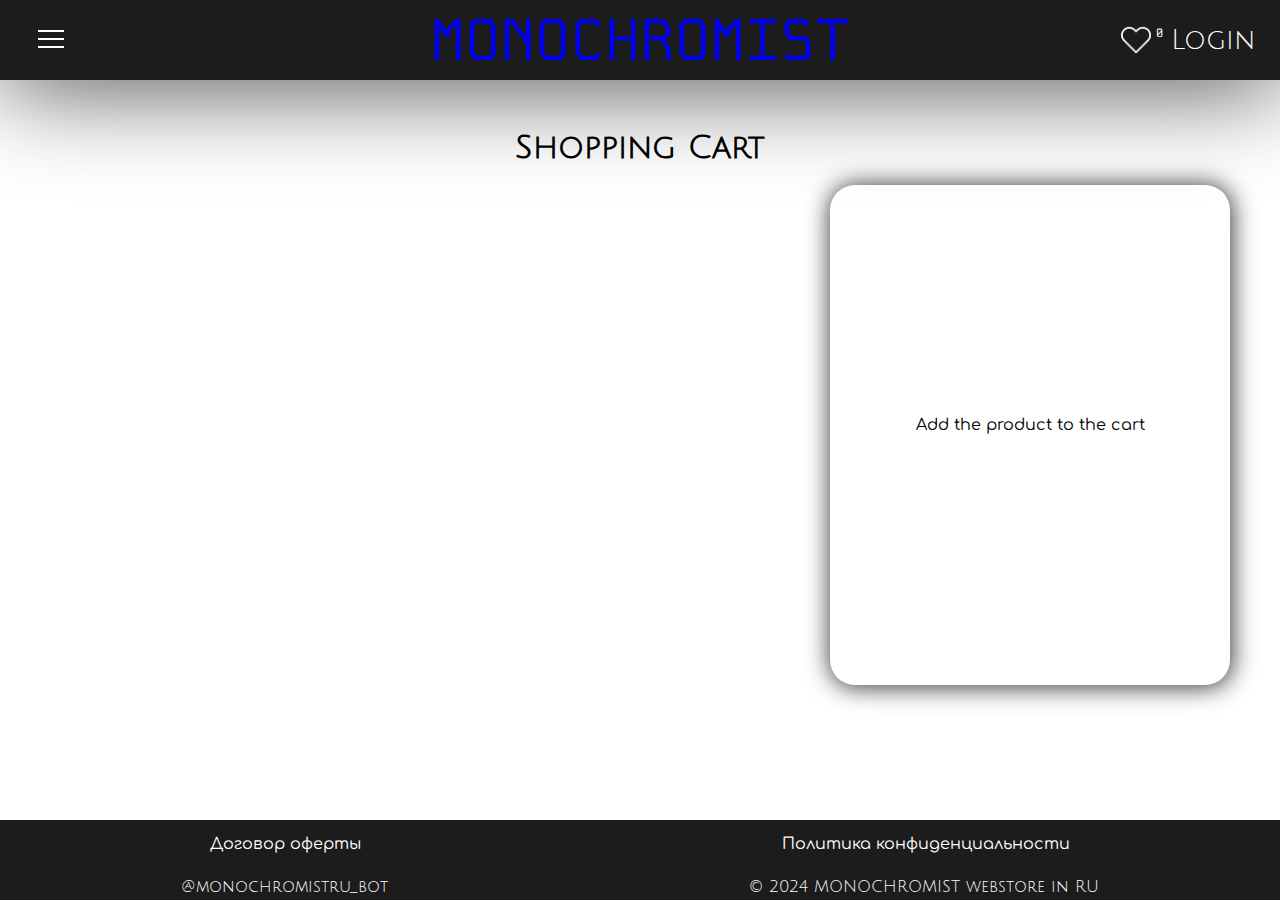
<file: html/shopping__cart.html>
<!DOCTYPE html>
<html lang="en">
  <head>
    <meta charset="UTF-8" />
    <meta name="viewport" content="width=device-width, initial-scale=1.0" />
    <link rel="icon" href="../images/logo.png" />
    <link rel="stylesheet" href="../css/shopping__cart.css" />
    <script src="../script/user_name.js" defer></script>
    <script src="../script/shopping_cart.js" defer></script>
    <script src="../script/favorite.js" defer></script>
    <title>MONOCHROMIST</title>
  </head>
  <body>
    <header class="header">
      <div class="hamburger-menu">
        <input id="menu__toggle" type="checkbox" />
        <label class="menu__btn" for="menu__toggle">
          <span></span>
        </label>
        <ul class="menu__box">
          <li><a class="menu__item" href="clothing__store.html">SHOP</a></li>
          <li>
            <a class="menu__item" href="delivery__things.html">DELIVERY</a>
          </li>
          <li>
            <a class="menu__item" href="payment__methods.html">PAYMENT</a>
          </li>
          <li><a class="menu__item" href="about__company.html">ABOUT US</a></li>
          <li><p class="menu__item">© 2024 MONOCHROMIST</p></li>
        </ul>
      </div>
      <div class="logo">
        <p><a href="../index.html">MONOCHROMIST</a></p>
      </div>
      <div class="userLogin" id="username">
        <div class="heart__count">
          <a href="favorite__cart.html" class="heart-link">
            <img src="../images/heart.png" alt="heart" class="heart" />
          </a>
          <span id="cartCount">0</span>
        </div>
        <a href="registration__form.html">
          <p>Login</p>
        </a>
      </div>
    </header>

    <main>
      <div class="cart_shop">
        <h1 class="name_cart">Shopping Cart</h1>
        <div class="cart_add">
          <div class="cart" id="cart">
            <div id=""></div>
          </div>
          <div class="pay_method">
            <h1 id="cost-header">Cost</h1>
            <div class="cost-details" id="cost-details"></div>
            <p id="total-cost"></p>
            <p
              class="empty-cart-message"
              id="empty-cart-message"
              style="display: none"
            >
            Add the product to the cart
            </p>
            <div class="checkout-button-container"></div>
          </div>
        </div>
      </div>
    </main>

    <footer>
      <div class="footer__text">
        <div class="footer_first_text">
          <a href="contract__offer.html">Договор оферты</a>
          <a href="privacy__policy.html">Политика конфиденциальности</a>
        </div>
        <div class="webstore__info">
          <p>@monochromistru_bot</p>
          <p>© 2024 MONOCHROMIST webstore in RU</p>
        </div>
      </div>
    </footer>
  </body>
</html>
</file>
<file: css/main.css>
@font-face {
  font-family: sans;
  src: url(../fonts/JuliusSansOne-Regular.ttf);
}

@font-face {
  font-family: FUTHA;
  src: url(../fonts/Rurikviking-Regular.otf);
}

@font-face {
  font-family: kode;
  src: url(../fonts/Kode_Mono/KodeMono-VariableFont_wght.ttf);
}

@font-face {
  font-family: comf;
  src: url(../fonts/Comfortaa-VariableFont_wght.ttf);
}

* {
  padding: 0;
  margin: 0;
  text-decoration: none;
}

body {
  background: url(../images/background.gif) no-repeat center center fixed;
  -webkit-background-size: cover;
  -moz-background-size: cover;
  -o-background-size: cover;
  background-size: cover;
}

.header {
  display: flex;
  justify-content: space-between;
  align-items: center;
  background-color: #1c1c1c;
  box-shadow: 1px 1px 100px 1px rgba(0, 0, 0, 0.8);
  padding: 0 25px 0 25px;
  height: 80px;
}

.userLogin {
  display: flex;
  align-items: center;
}

.userLogin .shopping__cart {
  width: 35px;
  height: 35px;
  padding-right: 15px;
  color: white;
  transition: transform 0.3s ease;
}

.userLogin img:hover {
  text-decoration: underline;
  transform: scale(1.2);
}

.userLogin p {
  color: white;
  font-size: 20pt;
  text-decoration: none;
  font-family: sans;
}

.userLogin p:visited {
  text-decoration: none;
}

.userLogin p:hover {
  text-decoration: underline;
}

.shopping__cart {
  margin-left: 10px;
}

.heart {
  width: 30px;
  height: 30px;
  color: white;
  transition: transform 0.3s ease;
}

.heart__count {
  display: flex;
  width: 50px;
  height: 50px;
  background: #1c1c1c;
  padding-top: 20px;
}

#cartCount {
  font-family: kode;
  font-size: 9pt;
  color: white;
  position: absolute;
  margin-left: 35px;
  margin-bottom: 10px;
  z-index: 1;
}

.logo a:visited {
  color: white;
}

.logo {
  padding: 0;
  margin: 0;
  font-family: kode;
  text-decoration: none;
  color: white;
  font-size: 44pt;
  position: absolute;
  left: 50%;
  transform: translateX(-50%);
}

.main__screen {
  background: #ffffff;
  display: flex;
  position: relative;
  z-index: -1;
  align-items: center;
  justify-content: center;
}

.main__img img {
  margin: 25px 0 25px 25px;
  height: 600px;
  width: 700px;
}

.box__info {
  color: #000000;
  height: 200px;
  width: 800px;
}

#menu__toggle {
  opacity: 0;
}
#menu__toggle:checked + .menu__btn > span {
  transform: rotate(45deg);
}
#menu__toggle:checked + .menu__btn > span::before {
  top: 0;
  transform: rotate(0deg);
  background-color: #000000;
}
#menu__toggle:checked + .menu__btn > span::after {
  top: 0;
  transform: rotate(90deg);
  background-color: #000000;
}
#menu__toggle:checked ~ .menu__box {
  left: 0 !important;
}
.menu__btn {
  position: fixed;
  width: 26px;
  height: 26px;
  cursor: pointer;
  z-index: 5;
}
.menu__btn > span,
.menu__btn > span::before,
.menu__btn > span::after {
  display: block;
  position: absolute;
  top: 7px;
  width: 100%;
  height: 2px;
  background-color: #ffffff;
  transition-duration: 0.25s;
}
.menu__btn > span::before {
  content: "";
  top: -8px;
}
.menu__btn > span::after {
  content: "";
  top: 8px;
}
.menu__box {
  display: block;
  position: fixed;
  top: 0;
  left: -100%;
  width: 300px;
  height: 100%;
  margin: 0;
  padding: 80px 0;
  list-style: none;
  background-color: #eceff1;
  box-shadow: 2px 2px 6px rgba(0, 0, 0, 0.4);
  transition-duration: 0.25s;
  z-index: 4;
}

.menu__box p {
  display: grid;
  align-items: end;
}

.menu__item {
  display: block;
  padding: 12px 24px;
  color: #333;
  font-family: kode;
  font-size: 18pt;
  text-decoration: none;
  transition-duration: 0.25s;
  font-weight: bolder;
}
.menu__item:hover {
  background-color: #cfd8dc;
}

main {
  display: flex;
  justify-content: center;
}

ul {
  display: flex;
  list-style: none;
  transition: all 1s ease;
  padding-inline-start: 0px;
}

.slider {
  margin: 30px 0 0 0;
  height: 550px;
  width: 1300px;
  overflow: hidden;
  border-radius: 3px;
}

.slider img {
  margin: 0 75px 0 25px;
  width: 500px;
  height: 300px;
  border-radius: 3px;
}

.pagination-dots {
  display: flex;
  align-items: center;
  gap: 10px;
  margin-top: 20px;
  justify-content: center;
}

.dot {
  width: 20px;
  height: 6px;
  border-radius: 5px;
  background-color: #d6d6d6;
}

.dot.active {
  background-color: #000000;
}

.slide {
  height: 550px;
  width: 1300px;
  display: flex;
  justify-content: center;
  align-items: center;
}

.slider p {
  font-size: 30px;
}

.prev,
.next {
  position: absolute;
  top: 50%;
  transform: translateY(-50%);
  z-index: 1;
  cursor: pointer;
  border: none;
  background: none;
  font-size: 24px;
  color: #000;
  transition: color 0.3s ease;
}

.prev {
  left: 10px;
  left: 15%;
}

.next {
  right: 10px;
  right: 15%;
}

.prev:hover,
.next:hover {
  color: #555;
}

.btn {
  display: flex;
  justify-content: flex-end;
  font-family: kode;
}

.btn button {
  position: relative;
  display: inline-block;
  font-family: kode;
  margin: 10px 10px 20px 10px;
  padding: 5px 30px;
  text-align: center;
  font-size: 18px;
  text-decoration: none;
  color: #000000;
  background: transparent;
  cursor: pointer;
  transition: ease-out 0.5s;
  border: 2px solid #000000;
  border-radius: 10px;
  box-shadow: inset 0 0 0 0 #000000;
}

.btn button:hover {
  color: white;
  box-shadow: inset 0 -100px 0 0 #000000;
}

.btn button:active {
  transform: scale(0.9);
}

.name__shop {
  margin-right: 50px;
  font-family: kode;
}

.name__shop h1 {
  font-size: 48px;
}

.name__shop p {
  font-size: 16pt;
}

.season__collection {
  display: flex;
  justify-content: center;
  margin-top: 75px;
  margin-bottom: 100px;
}

.collection_future {
  display: grid;
  grid-template-columns: 450px 450px;
  grid-template-rows: 450px 450px;
  gap: 20px;
  margin-bottom: 20px;
}

.block__time {
  width: 450px;
  height: 450px;
  background: linear-gradient(rgba(255, 255, 255, 0.459), rgba(0, 0, 0, 0.8)),
    url(../images/backgroundseason.jpg);
  background-size: 450px 450px;
  box-shadow: inset 10000px 1000px 100px 100px rgba(0, 0, 0, 0.8);

  display: flex;
  align-items: center;
  justify-content: center;
  text-align: center;
  transition: 1s;
  color: white;
}

.block__time h1 {
  font-family: kode;
  font-size: 36pt;
}

.block__time p {
  font-size: 24pt;
  font-family: sans;
}

.block__time:hover {
  transform: scale(0.95);
}

footer {
  background: #1c1c1c;
  max-width: auto;
  height: 100px;
  color: white;
}

.footer__text a {
  text-decoration: none;
  color: white;
  font-family: comf;
}

.footer__text {
  padding-top: 15px;
}

.footer_first_text {
  display: flex;
  justify-content: space-around;
}

.webstore__info {
  flex-direction: row;
  display: flex;
  justify-content: space-around;
  padding-top: 25px;
  font-family: sans;
}
</file>
<file: css/about__company.css>
@font-face {
  font-family: sans;
  src: url(../fonts/JuliusSansOne-Regular.ttf);
}

@font-face {
  font-family: FUTHA;
  src: url(../fonts/Rurikviking-Regular.otf);
}

@font-face {
  font-family: kode;
  src: url(../fonts/Kode_Mono/KodeMono-VariableFont_wght.ttf);
}

@font-face {
  font-family: comf;
  src: url(../fonts/Comfortaa-VariableFont_wght.ttf);
}

* {
  padding: 0;
  margin: 0;
  text-decoration: none;
}

.header {
  display: flex;
  justify-content: space-between;
  align-items: center;
  background-color: #1c1c1c;
  box-shadow: 1px 1px 100px 1px rgba(0, 0, 0, 0.8);
  padding: 0 25px 0 25px;
  height: 80px;
}

.userLogin {
  display: flex;
  align-items: center;
}

.userLogin .shopping__cart {
  width: 35px;
  height: 35px;
  padding-right: 15px;
  color: white;
  transition: transform 0.3s ease;
}

.userLogin img:hover {
  text-decoration: underline;
  transform: scale(1.2);
}

.userLogin p {
  color: white;
  font-size: 20pt;
  text-decoration: none;
  font-family: sans;
}

.userLogin p:visited {
  text-decoration: none;
}

.userLogin p:hover {
  text-decoration: underline;
}

.shopping__cart {
  margin-left: 10px;
}

.heart {
  width: 30px;
  height: 30px;
  color: white;
  transition: transform 0.3s ease;
}

.heart__count {
  display: flex;
  width: 50px;
  height: 50px;
  background: #1c1c1c;
  padding-top: 20px;
}

#cartCount {
  font-family: kode;
  font-size: 9pt;
  color: white;
  position: absolute;
  margin-left: 35px;
  margin-bottom: 10px;
  z-index: 1;
}
.logo a:visited {
  color: white;
}

.logo {
  padding: 0;
  margin: 0;
  font-family: kode;
  text-decoration: none;
  color: white;
  font-size: 44pt;
  position: absolute;
  left: 50%;
  transform: translateX(-50%);
}

.main__screen {
  background: #ffffff;
  display: flex;
  position: relative;
  z-index: -1;
  align-items: center;
  justify-content: center;
}

#menu__toggle {
  opacity: 0;
}
#menu__toggle:checked + .menu__btn > span {
  transform: rotate(45deg);
}
#menu__toggle:checked + .menu__btn > span::before {
  top: 0;
  transform: rotate(0deg);
  background-color: #000000;
}
#menu__toggle:checked + .menu__btn > span::after {
  top: 0;
  transform: rotate(90deg);
  background-color: #000000;
}
#menu__toggle:checked ~ .menu__box {
  left: 0 !important;
}
.menu__btn {
  position: fixed;
  width: 26px;
  height: 26px;
  cursor: pointer;
  z-index: 5;
}
.menu__btn > span,
.menu__btn > span::before,
.menu__btn > span::after {
  display: block;
  position: absolute;
  top: 7px;
  width: 100%;
  height: 2px;
  background-color: #ffffff;
  transition-duration: 0.25s;
}
.menu__btn > span::before {
  content: "";
  top: -8px;
}
.menu__btn > span::after {
  content: "";
  top: 8px;
}
.menu__box {
  display: block;
  position: fixed;
  top: 0;
  left: -100%;
  width: 300px;
  height: 100%;
  margin: 0;
  padding: 80px 0;
  list-style: none;
  background-color: #eceff1;
  box-shadow: 2px 2px 6px rgba(0, 0, 0, 0.4);
  transition-duration: 0.25s;
  z-index: 4;
}

.menu__box p {
  display: grid;
  align-items: end;
}

.menu__item {
  display: block;
  padding: 12px 24px;
  color: #333;
  font-family: kode;
  font-size: 18pt;
  text-decoration: none;
  transition-duration: 0.25s;
  font-weight: bolder;
}
.menu__item:hover {
  background-color: #cfd8dc;
}

.text__info {
  font-family: comf;
  padding-top: 70px;
  padding-bottom: 95px;
  padding-left: 371px;
  padding-right: 371px;
  margin: auto;
  font-size: 16pt;
}

.text__info p {
  text-indent: 30px;
  padding-bottom: 10px;
}

footer {
  background: #1c1c1c;
  max-width: auto;
  height: 100px;
  color: white;
}

footer {
  background: #1c1c1c;
  max-width: auto;
  height: 100px;
  color: white;
  position: absolute;
  left: 0;
  bottom: 0;
  width: 100%;
  height: 80px;
}

.footer__text a {
  text-decoration: none;
  color: white;
  font-family: comf;
}

.footer__text {
  padding-top: 15px;
}

.footer_first_text {
  display: flex;
  justify-content: space-around;
}

.webstore__info {
  flex-direction: row;
  display: flex;
  justify-content: space-around;
  padding-top: 25px;
  font-family: sans;
}
</file>
<file: css/clothing__store.css>
@font-face {
  font-family: sans;
  src: url(../fonts/JuliusSansOne-Regular.ttf);
}

@font-face {
  font-family: FUTHA;
  src: url(../fonts/Rurikviking-Regular.otf);
}

@font-face {
  font-family: kode;
  src: url(../fonts/Kode_Mono/KodeMono-VariableFont_wght.ttf);
}

@font-face {
  font-family: comf;
  src: url(../fonts/Comfortaa-VariableFont_wght.ttf);
}

* {
  padding: 0;
  margin: 0;
  text-decoration: none;
}

.header {
  display: flex;
  justify-content: space-between;
  align-items: center;
  background-color: #1c1c1c;
  box-shadow: 1px 1px 100px 1px rgba(0, 0, 0, 0.8);
  padding: 0 25px 0 25px;
  height: 80px;
}

.userLogin {
  display: flex;
  align-items: center;
}

.userLogin .shopping__cart {
  width: 35px;
  height: 35px;
  padding-right: 15px;
  color: white;
  transition: transform 0.3s ease;
}

.userLogin img:hover {
  text-decoration: underline;
  transform: scale(1.2);
}

.userLogin p {
  color: white;
  font-size: 20pt;
  text-decoration: none;
  font-family: sans;
}

.userLogin p:visited {
  text-decoration: none;
}

.userLogin p:hover {
  text-decoration: underline; /* Добавляем подчеркивание при наведении */
}

.shopping__cart {
  margin-left: 10px;
}

.heart {
  width: 30px;
  height: 30px;
  color: white;
  transition: transform 0.3s ease;
}

.heart__count {
  display: flex;
  width: 50px;
  height: 50px;
  background: #1c1c1c;
  padding-top: 20px;
}

#cartCount {
  font-family: kode;
  font-size: 9pt;
  color: white;
  position: absolute;
  margin-left: 35px;
  margin-bottom: 10px;
  z-index: 0;
}
.logo a:visited {
  color: white;
}

.logo {
  padding: 0;
  margin: 0;
  font-family: kode;
  text-decoration: none;
  color: white;
  font-size: 44pt;
  position: absolute;
  left: 50%;
  transform: translateX(-50%);
}
.main__screen {
  background: #ffffff;
  display: flex;
  position: relative;
  z-index: -1;
  align-items: center;
  justify-content: center;
}

.main__img img {
  margin: 25px 0 25px 25px;
  height: 600px;
  width: 700px;
}

.box__info {
  color: #000000;
  height: 200px;
  width: 800px;
}

#menu__toggle {
  opacity: 0;
}
#menu__toggle:checked + .menu__btn > span {
  transform: rotate(45deg);
}
#menu__toggle:checked + .menu__btn > span::before {
  top: 0;
  transform: rotate(0deg);
  background-color: #000000;
}
#menu__toggle:checked + .menu__btn > span::after {
  top: 0;
  transform: rotate(90deg);
  background-color: #000000;
}
#menu__toggle:checked ~ .menu__box {
  left: 0 !important;
}
.menu__btn {
  position: fixed;
  width: 26px;
  height: 26px;
  cursor: pointer;
  z-index: 5;
}
.menu__btn > span,
.menu__btn > span::before,
.menu__btn > span::after {
  display: block;
  position: absolute;
  top: 7px;
  width: 100%;
  height: 2px;
  background-color: #ffffff;
  transition-duration: 0.25s;
}
.menu__btn > span::before {
  content: "";
  top: -8px;
}
.menu__btn > span::after {
  content: "";
  top: 8px;
}
.menu__box {
  display: block;
  position: fixed;
  top: 0;
  left: -100%;
  width: 300px;
  height: 100%;
  margin: 0;
  padding: 80px 0;
  list-style: none;
  background-color: #eceff1;
  box-shadow: 2px 2px 6px rgba(0, 0, 0, 0.4);
  transition-duration: 0.25s;
  z-index: 4;
}

.menu__box p {
  display: grid;
  align-items: end;
}

.menu__item {
  display: block;
  padding: 12px 24px;
  color: #333;
  font-family: kode;
  font-size: 18pt;
  text-decoration: none;
  transition-duration: 0.25s;
  font-weight: bolder;
}
.menu__item:hover {
  background-color: #cfd8dc;
}

.catalog__items {
  display: flex;
  align-items: center;
  justify-content: center;
}

main {
  height: 100%;
}

.items__shop {
  display: flex;
  justify-content: stretch;
  align-items: center;
}

.items {
  border-radius: 5px;
  height: 300px;
  width: 500px;
  text-align: center;
  margin: 25px;
  font-family: kode;
}

.item-image {
  padding: 10px 0 10px 0;
  height: 300px;
  width: 500px;
}

.items h1 {
  font-size: 30pt;
}

.section__button {
  border: none;
  background: none;
  text-decoration: none;
  cursor: pointer;
  font-family: kode;
}

.section__button:after {
  display: block;
  left: 0;
  width: 0;
  height: 1px;
  background-color: #000000;
  content: "";
  transition: width 0.3s ease-out;
}

.section__button:hover:after,
.section__button:focus:after {
  width: 100%;
}

.modal {
  position: fixed;
  inset: 0;
  background-color: rgba(0, 0, 0, 0.5);
  display: flex;
  cursor: pointer;
  padding: 30px;
  overflow-y: auto;
  display: none;
  font-family: kode;
}

.modal__main {
  position: relative;
  max-width: 1300px;
  max-height: 900px;
  background-color: rgb(255, 255, 255);
  margin: auto;
  color: #000000;
  border-radius: 16px;
  padding: 30px;
  cursor: default;
}

.modal__title {
  font-size: 36pt;
}

.cloa {
  font-size: 8pt;
}

.cloack {
  width: 15px;
  height: 15px;
  margin-top: 10px;
}

.modal__title img {
  width: 30px;
  height: 30px;
  padding-left: 10px;
  padding-bottom: 4px;
}

.modal__main img {
  max-width: 600px;
}

.modal__container {
  height: 400px;
  display: flex;
}

.modal__info {
  display: inline;
  margin: 0 0 0 40px;
}

.modal__close {
  background-color: transparent;
  border: none;
  cursor: pointer;
  font-size: 22px;
  position: absolute;
  top: 10px;
  right: 10px;
  outline: 1px solid transparent;
  outline-offset: 3px;
  transition: outline-color 0.15s ease-in-out;
  border-radius: 3px;
  padding: 0;
  text-align: center;
  display: block;
  width: 30px;
  height: 30px;
}

.modal__close:focus-visible {
  outline-color: green;
}

.size__clothes {
  display: flex;
  flex-wrap: wrap;
}

.size__clothes label {
  position: relative;
  font-family: kode;
  display: inline-block;
  margin: 10px;
  padding: 10px 10px;
  text-align: center;
  font-size: 18pt;
  color: #000000;
  background: transparent;
  cursor: pointer;
  transition: ease-out 0.5s;
  overflow: hidden;
}

.size__clothes input[type="radio"] {
  display: none;
}

.size__clothes input[type="radio"]:checked + span {
  color: white;
}

.size__clothes input[type="radio"]:checked + label {
  background: #000000;
  color: white;
}

.size__clothes input[type="radio"]:checked + label::before {
  content: "";
  position: absolute;
  top: 0;
  left: 0;
  right: 0;
  bottom: 0;
  background-color: #000000;
  border-radius: 10px;
  z-index: -1;
}
.size__clothes label span {
  display: inline-block;
  padding: 5px 10px;
  border-radius: 10px;
  position: relative;
  z-index: 1;
}

.item-title img {
  width: 30px;
  height: 30px;
  padding-left: 10px;
}

.size__clothes input[type="radio"]:checked + span {
  color: white;
  background-color: #000000;
  border-radius: 25px;
  padding: 5px 10px;
  z-index: 1;
}

.section__btn {
  font-family: kode;
  display: flex;
  justify-content: center;
  flex-direction: row;
  flex-wrap: nowrap;
}

.section__btn button {
  display: inline-block;
  margin: 15px;
  padding: 5px 10px;
  text-align: center;
  font-size: 18px;
  text-decoration: none;
  color: #000000;
  background: transparent;
  cursor: pointer;
  transition: ease-out 0.5s;
  border: 2px solid #000000;
  border-radius: 10px;
  box-shadow: inset 0 0 0 0 #000000;
  font-family: kode;
}

.section__btn button:hover {
  color: white;
  box-shadow: inset 0 -100px 0 0 #000000;
}

.section__btn button:active {
  transform: scale(0.9);
}

.bag_favorite {
  display: flex;
  justify-content: flex-end;
  font-family: kode;
}

.bag_favorite button {
  position: relative;
  display: inline-block;
  font-family: kode;
  margin: 10px 10px 20px 10px;
  padding: 5px 30px;
  text-align: center;
  font-size: 18px;
  text-decoration: none;
  color: #000000;
  background: transparent;
  cursor: pointer;
  transition: ease-out 0.5s;
  border: 2px solid #000000;
  border-radius: 10px;
  box-shadow: inset 0 0 0 0 #000000;
}

.bag_favorite button:hover {
  color: white;
  box-shadow: inset 0 -100px 0 0 #000000;
}

.bag_favorite button:active {
  transform: scale(0.9);
}

footer {
  background: #1c1c1c;
  max-width: auto;
  height: 100px;
  color: white;
  position: absolute;
  left: 0;
  bottom: 0;
  width: 100%;
  height: 80px;
}

.footer__text a {
  text-decoration: none;
  color: white;
  font-family: comf;
}

.footer__text {
  padding-top: 15px;
}

.footer_first_text {
  display: flex;
  justify-content: space-around;
}

.webstore__info {
  flex-direction: row;
  display: flex;
  justify-content: space-around;
  padding-top: 25px;
  font-family: sans;
}
</file>
<file: css/contract__offer.css>
@font-face {
  font-family: sans;
  src: url(../fonts/JuliusSansOne-Regular.ttf);
}

@font-face {
  font-family: FUTHA;
  src: url(../fonts/Rurikviking-Regular.otf);
}

@font-face {
  font-family: kode;
  src: url(../fonts/Kode_Mono/KodeMono-VariableFont_wght.ttf);
}

@font-face {
  font-family: comf;
  src: url(../fonts/Comfortaa-VariableFont_wght.ttf);
}

* {
  padding: 0;
  margin: 0;
  text-decoration: none;
}

.header {
  display: flex;
  justify-content: space-between;
  align-items: center;
  background-color: #1c1c1c;
  box-shadow: 1px 1px 100px 1px rgba(0, 0, 0, 0.8);
  padding: 0 25px 0 25px;
  height: 80px;
}

.userLogin {
  display: flex;
  align-items: center;
}

.userLogin .shopping__cart {
  width: 35px;
  height: 35px;
  padding-right: 15px;
  color: white;
  transition: transform 0.3s ease;
}

.userLogin img:hover {
  text-decoration: underline;
  transform: scale(1.2);
}

.userLogin p {
  color: white;
  font-size: 20pt;
  text-decoration: none;
  font-family: sans;
}

.userLogin p:visited {
  text-decoration: none;
}

.userLogin p:hover {
  text-decoration: underline;
}

.shopping__cart {
  margin-left: 10px;
}

.heart {
  width: 30px;
  height: 30px;
  color: white;
  transition: transform 0.3s ease;
}

.heart__count {
  display: flex;
  width: 50px;
  height: 50px;
  background: #1c1c1c;
  padding-top: 20px;
}

#cartCount {
  font-family: kode;
  font-size: 9pt;
  color: white;
  position: absolute;
  margin-left: 35px;
  margin-bottom: 10px;
  z-index: 1;
}
.logo a:visited {
  color: white;
}

.logo {
  padding: 0;
  margin: 0;
  font-family: kode;
  text-decoration: none;
  color: white;
  font-size: 44pt;
  position: absolute;
  left: 50%;
  transform: translateX(-50%);
}

.main__screen {
  background: #ffffff;
  display: flex;
  position: relative;
  z-index: -1;
  align-items: center;
  justify-content: center;
}

#menu__toggle {
  opacity: 0;
}
#menu__toggle:checked + .menu__btn > span {
  transform: rotate(45deg);
}
#menu__toggle:checked + .menu__btn > span::before {
  top: 0;
  transform: rotate(0deg);
  background-color: #000000;
}
#menu__toggle:checked + .menu__btn > span::after {
  top: 0;
  transform: rotate(90deg);
  background-color: #000000;
}
#menu__toggle:checked ~ .menu__box {
  left: 0 !important;
}
.menu__btn {
  position: fixed;
  width: 26px;
  height: 26px;
  cursor: pointer;
  z-index: 5;
}
.menu__btn > span,
.menu__btn > span::before,
.menu__btn > span::after {
  display: block;
  position: absolute;
  top: 7px;
  width: 100%;
  height: 2px;
  background-color: #ffffff;
  transition-duration: 0.25s;
}
.menu__btn > span::before {
  content: "";
  top: -8px;
}
.menu__btn > span::after {
  content: "";
  top: 8px;
}
.menu__box {
  display: block;
  position: fixed;
  top: 0;
  left: -100%;
  width: 300px;
  height: 100%;
  margin: 0;
  padding: 80px 0;
  list-style: none;
  background-color: #eceff1;
  box-shadow: 2px 2px 6px rgba(0, 0, 0, 0.4);
  transition-duration: 0.25s;
  z-index: 4;
}

.menu__box p {
  display: grid;
  align-items: end;
}

.menu__item {
  display: block;
  padding: 12px 24px;
  color: #333;
  font-family: kode;
  font-size: 18pt;
  text-decoration: none;
  transition-duration: 0.25s;
  font-weight: bolder;
}
.menu__item:hover {
  background-color: #cfd8dc;
}

main {
  font-family: comf;
}

.text__name {
  font-weight: 900;
  text-align: center;
  padding-top: 60px;
  font-size: 18pt;
}

.text__info {
  padding-top: 30px;
  padding-bottom: 95px;
  padding-left: 371px;
  padding-right: 371px;
  margin: auto;
  font-size: 16pt;
}

.text__info li {
  font-weight: 900;
  text-transform: uppercase;
}

.paragraph {
  padding-bottom: 10px;
  padding-left: 30px;
  line-height: 24px;
}
.subparagraph {
  padding-left: 15px;
}

footer {
  background: #1c1c1c;
  max-width: auto;
  height: 100px;
  color: white;
}

.footer__text a {
  text-decoration: none;
  color: white;
  font-family: comf;
}

.footer__text {
  padding-top: 15px;
}

.footer_first_text {
  display: flex;
  justify-content: space-around;
}

.webstore__info {
  flex-direction: row;
  display: flex;
  justify-content: space-around;
  padding-top: 25px;
  font-family: sans;
}
</file>
<file: css/delivery__things.css>
@font-face {
  font-family: sans;
  src: url(../fonts/JuliusSansOne-Regular.ttf);
}

@font-face {
  font-family: FUTHA;
  src: url(../fonts/Rurikviking-Regular.otf);
}

@font-face {
  font-family: kode;
  src: url(../fonts/Kode_Mono/KodeMono-VariableFont_wght.ttf);
}

@font-face {
  font-family: comf;
  src: url(../fonts/Comfortaa-VariableFont_wght.ttf);
}

* {
  padding: 0;
  margin: 0;
  text-decoration: none;
}

.header {
  display: flex;
  justify-content: space-between;
  align-items: center;
  background-color: #1c1c1c;
  box-shadow: 1px 1px 100px 1px rgba(0, 0, 0, 0.8);
  padding: 0 25px 0 25px;
  height: 80px;
}

.userLogin {
  display: flex;
  align-items: center;
}

.userLogin .shopping__cart {
  width: 35px;
  height: 35px;
  padding-right: 15px;
  color: white;
  transition: transform 0.3s ease;
}

.userLogin img:hover {
  text-decoration: underline;
  transform: scale(1.2);
}

.userLogin p {
  color: white;
  font-size: 20pt;
  text-decoration: none;
  font-family: sans;
}

.userLogin p:visited {
  text-decoration: none;
}

.userLogin p:hover {
  text-decoration: underline;
}

.shopping__cart {
  margin-left: 10px;
}

.heart {
  width: 30px;
  height: 30px;
  color: white;
  transition: transform 0.3s ease;
}

.heart__count {
  display: flex;
  width: 50px;
  height: 50px;
  background: #1c1c1c;
  padding-top: 20px;
}

#cartCount {
  font-family: kode;
  font-size: 9pt;
  color: white;
  position: absolute;
  margin-left: 35px;
  margin-bottom: 10px;
  z-index: 1;
}

.logo a:visited {
  color: white;
}

.logo {
  padding: 0;
  margin: 0;
  font-family: kode;
  text-decoration: none;
  color: white;
  font-size: 44pt;
  position: absolute;
  left: 50%;
  transform: translateX(-50%);
}

.main__screen {
  background: #ffffff;
  display: flex;
  position: relative;
  z-index: -1;
  align-items: center;
  justify-content: center;
}

#menu__toggle {
  opacity: 0;
}
#menu__toggle:checked + .menu__btn > span {
  transform: rotate(45deg);
}
#menu__toggle:checked + .menu__btn > span::before {
  top: 0;
  transform: rotate(0deg);
  background-color: #000000;
}
#menu__toggle:checked + .menu__btn > span::after {
  top: 0;
  transform: rotate(90deg);
  background-color: #000000;
}
#menu__toggle:checked ~ .menu__box {
  left: 0 !important;
}
.menu__btn {
  position: fixed;
  width: 26px;
  height: 26px;
  cursor: pointer;
  z-index: 5;
}
.menu__btn > span,
.menu__btn > span::before,
.menu__btn > span::after {
  display: block;
  position: absolute;
  top: 7px;
  width: 100%;
  height: 2px;
  background-color: #ffffff;
  transition-duration: 0.25s;
}
.menu__btn > span::before {
  content: "";
  top: -8px;
}
.menu__btn > span::after {
  content: "";
  top: 8px;
}
.menu__box {
  display: block;
  position: fixed;
  top: 0;
  left: -100%;
  width: 300px;
  height: 100%;
  margin: 0;
  padding: 80px 0;
  list-style: none;
  background-color: #eceff1;
  box-shadow: 2px 2px 6px rgba(0, 0, 0, 0.4);
  transition-duration: 0.25s;
  z-index: 4;
}

.menu__box p {
  display: grid;
  align-items: end;
}

.menu__item {
  display: block;
  padding: 12px 24px;
  color: #333;
  font-family: kode;
  font-size: 18pt;
  text-decoration: none;
  transition-duration: 0.25s;
  font-weight: bolder;
}
.menu__item:hover {
  background-color: #cfd8dc;
}

main {
  font-family: comf;
}

.text__name {
  font-weight: 900;
  text-align: center;
  padding-top: 60px;
  font-size: 18pt;
}

.text__info {
  padding-top: 30px;
  padding-bottom: 10px;
  padding-left: 371px;
  padding-right: 371px;
  margin: auto;
  font-size: 16pt;
}

.text__info ul {
  padding-left: 50px;
}

.map__delivery {
  display: flex;
  justify-content: center;
  align-items: center;
  padding-bottom: 50px;
}

footer {
  background: #1c1c1c;
  max-width: auto;
  height: 100px;
  color: white;
}

.footer__text a {
  text-decoration: none;
  color: white;
  font-family: comf;
}

.footer__text {
  padding-top: 15px;
}

.footer_first_text {
  display: flex;
  justify-content: space-around;
}

.webstore__info {
  flex-direction: row;
  display: flex;
  justify-content: space-around;
  padding-top: 25px;
  font-family: sans;
}
</file>
<file: css/favorite__cart.css>
@font-face {
  font-family: sans;
  src: url(../fonts/JuliusSansOne-Regular.ttf);
}

@font-face {
  font-family: FUTHA;
  src: url(../fonts/Rurikviking-Regular.otf);
}

@font-face {
  font-family: kode;
  src: url(../fonts/Kode_Mono/KodeMono-VariableFont_wght.ttf);
}

@font-face {
  font-family: comf;
  src: url(../fonts/Comfortaa-VariableFont_wght.ttf);
}

* {
  padding: 0;
  margin: 0;
  text-decoration: none;
}

.header {
  display: flex;
  justify-content: space-between;
  align-items: center;
  background-color: #1c1c1c;
  box-shadow: 1px 1px 100px 1px rgba(0, 0, 0, 0.8);
  padding: 0 25px 0 25px;
  height: 80px;
}

.userLogin {
  display: flex;
  align-items: center;
}

.userLogin .shopping__cart {
  width: 35px;
  height: 35px;
  padding-right: 15px;
  color: white;
  transition: transform 0.3s ease;
}

.userLogin img:hover {
  text-decoration: underline;
  transform: scale(1.2);
}

.userLogin p {
  color: white;
  font-size: 20pt;
  text-decoration: none;
  font-family: sans;
}

.userLogin p:visited {
  text-decoration: none;
}

.userLogin p:hover {
  text-decoration: underline;
}

.shopping__cart {
  margin-left: 10px;
}

.heart {
  width: 30px;
  height: 30px;
  color: white;
  transition: transform 0.3s ease;
}

.heart__count {
  display: flex;
  width: 50px;
  height: 50px;
  background: #1c1c1c;
  padding-top: 20px;
}

#cartCount {
  font-family: kode;
  font-size: 9pt;
  color: white;
  position: absolute;
  margin-left: 35px;
  margin-bottom: 10px;
  z-index: 1;
}

.logo a:visited {
  color: white;
}

.logo {
  padding: 0;
  margin: 0;
  font-family: kode;
  text-decoration: none;
  color: white;
  font-size: 44pt;
  position: absolute;
  left: 50%;
  transform: translateX(-50%);
}

.main__screen {
  background: #ffffff;
  display: flex;
  position: relative;
  z-index: -1;
  align-items: center;
  justify-content: center;
}

.main__img img {
  margin: 25px 0 25px 25px;
  height: 600px;
  width: 700px;
}

.box__info {
  color: #000000;
  height: 200px;
  width: 800px;
}

#menu__toggle {
  opacity: 0;
}
#menu__toggle:checked + .menu__btn > span {
  transform: rotate(45deg);
}
#menu__toggle:checked + .menu__btn > span::before {
  top: 0;
  transform: rotate(0deg);
  background-color: #000000;
}
#menu__toggle:checked + .menu__btn > span::after {
  top: 0;
  transform: rotate(90deg);
  background-color: #000000;
}
#menu__toggle:checked ~ .menu__box {
  left: 0 !important;
}
.menu__btn {
  position: fixed;
  width: 26px;
  height: 26px;
  cursor: pointer;
  z-index: 5;
}
.menu__btn > span,
.menu__btn > span::before,
.menu__btn > span::after {
  display: block;
  position: absolute;
  top: 7px;
  width: 100%;
  height: 2px;
  background-color: #ffffff;
  transition-duration: 0.25s;
}
.menu__btn > span::before {
  content: "";
  top: -8px;
}
.menu__btn > span::after {
  content: "";
  top: 8px;
}
.menu__box {
  display: block;
  position: fixed;
  top: 0;
  left: -100%;
  width: 300px;
  height: 100%;
  margin: 0;
  padding: 80px 0;
  list-style: none;
  background-color: #eceff1;
  box-shadow: 2px 2px 6px rgba(0, 0, 0, 0.4);
  transition-duration: 0.25s;
  z-index: 4;
}

.menu__box p {
  display: grid;
  align-items: end;
}

.menu__item {
  display: block;
  padding: 12px 24px;
  color: #333;
  font-family: kode;
  font-size: 18pt;
  text-decoration: none;
  transition-duration: 0.25s;
  font-weight: bolder;
}
.menu__item:hover {
  background-color: #cfd8dc;
}

.favorite-items-container {
  padding-top: 30px;
}

.favorite-item {
  border: solid 1px black;
  width: 300px;
  height: 400px;
  margin: auto;
  text-align: center;
  border-radius: 25px;
  background-color: #edededc4;
  padding: 10px;
  font-family: kode;
  box-shadow: 1px 1px 25px 1px rgba(0, 0, 0, 0.8);
}

.no-favorite-items {
  font-family: comf;
  font-size: 24pt;
  display: flex;
  justify-content: center;
  align-items: center;
  padding: 200px;
}

.quantity-controls button {
  background: none;
  border: none;
  cursor: pointer;
}

.increase-quantity,
.decrease-quantity {
  font-size: 16pt;
}

.btn__pay {
  display: flex;
  justify-content: center;
  padding-top: 100px;
}

.btn__pay button {
  background: none;
  border: none;
  cursor: pointer;
}

.remove-item {
  margin-top: 80px;
  display: inline-block;

  padding: 5px 10px;
  text-align: center;
  font-size: 18px;
  text-decoration: none;
  color: #000000;
  background: transparent;
  cursor: pointer;
  transition: ease-out 0.5s;
  border: 2px solid #000000;
  border-radius: 10px;
  box-shadow: inset 0 0 0 0 #000000;
  font-family: "comf";
}

.remove-item:hover {
  color: white;
  box-shadow: inset 0 -100px 0 0 #000000;
}

.remove-item:active {
  transform: scale(0.9);
}

.pay__Button {
  display: flex;
  justify-content: center;
  padding-top: 200px;
}

.pay__Button button {
  background: none;
  border: none;
  cursor: pointer;
}

.pay__Button button {
  display: inline-block;
  margin: 15px;
  padding: 5px 10px;
  text-align: center;
  font-size: 24pt;
  text-decoration: none;
  color: #000000;
  background: transparent;
  cursor: pointer;
  transition: ease-out 0.5s;
  border: 2px solid #000000;
  border-radius: 10px;
  box-shadow: inset 0 0 0 0 #000000;
  font-family: "comf";
}

.pay__Button :hover {
  color: white;
  box-shadow: inset 0 -100px 0 0 #000000;
}

.pay__Button :active {
  transform: scale(0.9);
}

footer {
  background: #1c1c1c;
  max-width: auto;
  height: 100px;
  color: white;
  position: absolute;
  left: 0;
  bottom: 0;
  width: 100%;
  height: 80px;
}

.footer__text a {
  text-decoration: none;
  color: white;
  font-family: comf;
}

.footer__text {
  padding-top: 15px;
}

.footer_first_text {
  display: flex;
  justify-content: space-around;
}

.webstore__info {
  flex-direction: row;
  display: flex;
  justify-content: space-around;
  padding-top: 25px;
  font-family: sans;
}
</file>
<file: css/order_confirmation.css>
@font-face {
  font-family: sans;
  src: url(../fonts/JuliusSansOne-Regular.ttf);
}

@font-face {
  font-family: FUTHA;
  src: url(../fonts/Rurikviking-Regular.otf);
}

@font-face {
  font-family: kode;
  src: url(../fonts/Kode_Mono/KodeMono-VariableFont_wght.ttf);
}

@font-face {
  font-family: comf;
  src: url(../fonts/Comfortaa-VariableFont_wght.ttf);
}

* {
  padding: 0;
  margin: 0;
  text-decoration: none;
}

.header {
  display: flex;
  justify-content: space-between;
  align-items: center;
  background-color: #1c1c1c;
  box-shadow: 1px 1px 100px 1px rgba(0, 0, 0, 0.8);
  padding: 0 25px 0 25px;
  height: 80px;
}

.userLogin {
  display: flex;
  align-items: center;
}

.userLogin .shopping__cart {
  width: 35px;
  height: 35px;
  padding-right: 15px;
  color: white;
  transition: transform 0.3s ease;
}

.userLogin img:hover {
  text-decoration: underline;
  transform: scale(1.2);
}

.userLogin p {
  color: white;
  font-size: 20pt;
  text-decoration: none;
  font-family: sans;
}

.userLogin p:visited {
  text-decoration: none;
}

.userLogin p:hover {
  text-decoration: underline;
}

.shopping__cart {
  margin-left: 10px;
}

.heart {
  width: 30px;
  height: 30px;
  color: white;
  transition: transform 0.3s ease;
}

.heart__count {
  display: flex;
  width: 50px;
  height: 50px;
  background: #1c1c1c;
  padding-top: 20px;
}

#cartCount {
  font-family: kode;
  font-size: 9pt;
  color: white;
  position: absolute;
  margin-left: 35px;
  margin-bottom: 10px;
  z-index: 1;
}
.logo a:visited {
  color: white;
}

.logo {
  padding: 0;
  margin: 0;
  font-family: kode;
  text-decoration: none;
  color: white;
  font-size: 44pt;
  position: absolute;
  left: 50%;
  transform: translateX(-50%);
}

.main__screen {
  background: #ffffff;
  display: flex;
  position: relative;
  z-index: -1;
  align-items: center;
  justify-content: center;
}

#menu__toggle {
  opacity: 0;
}
#menu__toggle:checked + .menu__btn > span {
  transform: rotate(45deg);
}
#menu__toggle:checked + .menu__btn > span::before {
  top: 0;
  transform: rotate(0deg);
  background-color: #000000;
}
#menu__toggle:checked + .menu__btn > span::after {
  top: 0;
  transform: rotate(90deg);
  background-color: #000000;
}
#menu__toggle:checked ~ .menu__box {
  left: 0 !important;
}
.menu__btn {
  position: fixed;
  width: 26px;
  height: 26px;
  cursor: pointer;
  z-index: 5;
}
.menu__btn > span,
.menu__btn > span::before,
.menu__btn > span::after {
  display: block;
  position: absolute;
  top: 7px;
  width: 100%;
  height: 2px;
  background-color: #ffffff;
  transition-duration: 0.25s;
}
.menu__btn > span::before {
  content: "";
  top: -8px;
}
.menu__btn > span::after {
  content: "";
  top: 8px;
}
.menu__box {
  display: block;
  position: fixed;
  top: 0;
  left: -100%;
  width: 300px;
  height: 100%;
  margin: 0;
  padding: 80px 0;
  list-style: none;
  background-color: #eceff1;
  box-shadow: 2px 2px 6px rgba(0, 0, 0, 0.4);
  transition-duration: 0.25s;
  z-index: 4;
}

.menu__box p {
  display: grid;
  align-items: end;
}

.menu__item {
  display: block;
  padding: 12px 24px;
  color: #333;
  font-family: kode;
  font-size: 18pt;
  text-decoration: none;
  transition-duration: 0.25s;
  font-weight: bolder;
}
.menu__item:hover {
  background-color: #cfd8dc;
}

.text__info {
  display: flex;
  justify-content: center;
  font-family: comf;
  padding-top: 70px;
  padding-bottom: 95px;
  padding-left: 371px;
  padding-right: 371px;
  margin: auto;
  font-size: 16pt;
}

.text__info p {
  font-size: 36pt;
}

footer {
  background: #1c1c1c;
  max-width: auto;
  height: 100px;
  color: white;
}

footer {
  background: #1c1c1c;
  max-width: auto;
  height: 100px;
  color: white;
  position: absolute;
  left: 0;
  bottom: 0;
  width: 100%;
  height: 80px;
}

.footer__text a {
  text-decoration: none;
  color: white;
  font-family: comf;
}

.footer__text {
  padding-top: 15px;
}

.footer_first_text {
  display: flex;
  justify-content: space-around;
}

.webstore__info {
  flex-direction: row;
  display: flex;
  justify-content: space-around;
  padding-top: 25px;
  font-family: sans;
}
</file>
<file: css/payment__methods.css>
@font-face {
  font-family: sans;
  src: url(../fonts/JuliusSansOne-Regular.ttf);
}

@font-face {
  font-family: FUTHA;
  src: url(../fonts/Rurikviking-Regular.otf);
}

@font-face {
  font-family: kode;
  src: url(../fonts/Kode_Mono/KodeMono-VariableFont_wght.ttf);
}

@font-face {
  font-family: comf;
  src: url(../fonts/Comfortaa-VariableFont_wght.ttf);
}

* {
  padding: 0;
  margin: 0;
  text-decoration: none;
}

.header {
  display: flex;
  justify-content: space-between;
  align-items: center;
  background-color: #1c1c1c;
  box-shadow: 1px 1px 100px 1px rgba(0, 0, 0, 0.8);
  padding: 0 25px 0 25px;
  height: 80px;
}

.userLogin {
  display: flex;
  align-items: center;
}

.userLogin .shopping__cart {
  width: 35px;
  height: 35px;
  padding-right: 15px;
  color: white;
  transition: transform 0.3s ease;
}

.userLogin img:hover {
  text-decoration: underline;
  transform: scale(1.2);
}

.userLogin p {
  color: white;
  font-size: 20pt;
  text-decoration: none;
  font-family: sans;
}

.userLogin p:visited {
  text-decoration: none;
}

.userLogin p:hover {
  text-decoration: underline;
}

.shopping__cart {
  margin-left: 10px;
}

.heart {
  width: 30px;
  height: 30px;
  color: white;
  transition: transform 0.3s ease;
}

.heart__count {
  display: flex;
  width: 50px;
  height: 50px;
  background: #1c1c1c;
  padding-top: 20px;
}

#cartCount {
  font-family: kode;
  font-size: 9pt;
  color: white;
  position: absolute;
  margin-left: 35px;
  margin-bottom: 10px;
  z-index: 1;
}

.logo a:visited {
  color: white;
}

.logo {
  padding: 0;
  margin: 0;
  font-family: kode;
  text-decoration: none;
  color: white;
  font-size: 44pt;
  position: absolute;
  left: 50%;
  transform: translateX(-50%);
}

.main__screen {
  background: #ffffff;
  display: flex;
  position: relative;
  z-index: -1;
  align-items: center;
  justify-content: center;
}

#menu__toggle {
  opacity: 0;
}
#menu__toggle:checked + .menu__btn > span {
  transform: rotate(45deg);
}
#menu__toggle:checked + .menu__btn > span::before {
  top: 0;
  transform: rotate(0deg);
  background-color: #000000;
}
#menu__toggle:checked + .menu__btn > span::after {
  top: 0;
  transform: rotate(90deg);
  background-color: #000000;
}
#menu__toggle:checked ~ .menu__box {
  left: 0 !important;
}
.menu__btn {
  position: fixed;
  width: 26px;
  height: 26px;
  cursor: pointer;
  z-index: 5;
}
.menu__btn > span,
.menu__btn > span::before,
.menu__btn > span::after {
  display: block;
  position: absolute;
  top: 7px;
  width: 100%;
  height: 2px;
  background-color: #ffffff;
  transition-duration: 0.25s;
}
.menu__btn > span::before {
  content: "";
  top: -8px;
}
.menu__btn > span::after {
  content: "";
  top: 8px;
}
.menu__box {
  display: block;
  position: fixed;
  top: 0;
  left: -100%;
  width: 300px;
  height: 100%;
  margin: 0;
  padding: 80px 0;
  list-style: none;
  background-color: #eceff1;
  box-shadow: 2px 2px 6px rgba(0, 0, 0, 0.4);
  transition-duration: 0.25s;
  z-index: 4;
}

.menu__box p {
  display: grid;
  align-items: end;
}

.menu__item {
  display: block;
  padding: 12px 24px;
  color: #333;
  font-family: kode;
  font-size: 18pt;
  text-decoration: none;
  transition-duration: 0.25s;
  font-weight: bolder;
}
.menu__item:hover {
  background-color: #cfd8dc;
}

main {
  font-family: comf;
}

.text__name {
  font-weight: 900;
  text-align: center;
  padding-top: 60px;
  font-size: 18pt;
}

.text__info {
  padding-top: 30px;
  padding-bottom: 10px;
  padding-left: 371px;
  padding-right: 371px;
  margin: auto;
  font-size: 16pt;
}
.text__info ul {
  padding-left: 50px;
}

footer {
  background: #1c1c1c;
  max-width: auto;
  height: 100px;
  color: white;
  position: absolute;
  left: 0;
  bottom: 0;
  width: 100%;
  height: 80px;
}

.footer__text a {
  text-decoration: none;
  color: white;
  font-family: comf;
}

.footer__text {
  padding-top: 15px;
}

.footer_first_text {
  display: flex;
  justify-content: space-around;
}

.webstore__info {
  flex-direction: row;
  display: flex;
  justify-content: space-around;
  padding-top: 25px;
  font-family: sans;
}
</file>
<file: css/privacy__policy.css>
@font-face {
  font-family: sans;
  src: url(../fonts/JuliusSansOne-Regular.ttf);
}

@font-face {
  font-family: FUTHA;
  src: url(../fonts/Rurikviking-Regular.otf);
}

@font-face {
  font-family: kode;
  src: url(../fonts/Kode_Mono/KodeMono-VariableFont_wght.ttf);
}

@font-face {
  font-family: comf;
  src: url(../fonts/Comfortaa-VariableFont_wght.ttf);
}

* {
  padding: 0;
  margin: 0;
  text-decoration: none;
}

.header {
  display: flex;
  justify-content: space-between;
  align-items: center;
  background-color: #1c1c1c;
  box-shadow: 1px 1px 100px 1px rgba(0, 0, 0, 0.8);
  padding: 0 25px 0 25px;
  height: 80px;
}

.userLogin {
  display: flex;
  align-items: center;
}

.userLogin .shopping__cart {
  width: 35px;
  height: 35px;
  padding-right: 15px;
  color: white;
  transition: transform 0.3s ease;
}

.userLogin img:hover {
  text-decoration: underline;
  transform: scale(1.2);
}

.userLogin p {
  color: white;
  font-size: 20pt;
  text-decoration: none;
  font-family: sans;
}

.userLogin p:visited {
  text-decoration: none;
}

.userLogin p:hover {
  text-decoration: underline;
}

.shopping__cart {
  margin-left: 10px;
}

.heart {
  width: 30px;
  height: 30px;
  color: white;
  transition: transform 0.3s ease;
}

.heart__count {
  display: flex;
  width: 50px;
  height: 50px;
  background: #1c1c1c;
  padding-top: 20px;
}

#cartCount {
  font-family: kode;
  font-size: 9pt;
  color: white;
  position: absolute;
  margin-left: 35px;
  margin-bottom: 10px;
  z-index: 1;
}

.logo a:visited {
  color: white;
}

.logo {
  padding: 0;
  margin: 0;
  font-family: kode;
  text-decoration: none;
  color: white;
  font-size: 44pt;
  position: absolute;
  left: 50%;
  transform: translateX(-50%);
}

.main__screen {
  background: #ffffff;
  display: flex;
  position: relative;
  z-index: -1;
  align-items: center;
  justify-content: center;
}

#menu__toggle {
  opacity: 0;
}
#menu__toggle:checked + .menu__btn > span {
  transform: rotate(45deg);
}
#menu__toggle:checked + .menu__btn > span::before {
  top: 0;
  transform: rotate(0deg);
  background-color: #000000;
}
#menu__toggle:checked + .menu__btn > span::after {
  top: 0;
  transform: rotate(90deg);
  background-color: #000000;
}
#menu__toggle:checked ~ .menu__box {
  left: 0 !important;
}
.menu__btn {
  position: fixed;
  width: 26px;
  height: 26px;
  cursor: pointer;
  z-index: 5;
}
.menu__btn > span,
.menu__btn > span::before,
.menu__btn > span::after {
  display: block;
  position: absolute;
  top: 7px;
  width: 100%;
  height: 2px;
  background-color: #ffffff;
  transition-duration: 0.25s;
}
.menu__btn > span::before {
  content: "";
  top: -8px;
}
.menu__btn > span::after {
  content: "";
  top: 8px;
}
.menu__box {
  display: block;
  position: fixed;
  top: 0;
  left: -100%;
  width: 300px;
  height: 100%;
  margin: 0;
  padding: 80px 0;
  list-style: none;
  background-color: #eceff1;
  box-shadow: 2px 2px 6px rgba(0, 0, 0, 0.4);
  transition-duration: 0.25s;
  z-index: 4;
}

.menu__box p {
  display: grid;
  align-items: end;
}

.menu__item {
  display: block;
  padding: 12px 24px;
  color: #333;
  font-family: kode;
  font-size: 18pt;
  text-decoration: none;
  transition-duration: 0.25s;
  font-weight: bolder;
}
.menu__item:hover {
  background-color: #cfd8dc;
}

main {
  font-family: comf;
}

.text__name {
  font-weight: 900;
  text-align: center;
  padding-top: 60px;
  font-size: 18pt;
}

.text__info {
  padding-top: 30px;
  padding-bottom: 95px;
  padding-left: 371px;
  padding-right: 371px;
  margin: auto;
  font-size: 16pt;
}

.li {
  font-weight: 900;
  text-transform: uppercase;
}

.paragraph {
  padding-bottom: 10px;
  padding-left: 30px;
  line-height: 24px;
}
.subparagraph {
  padding-left: 20px;
}

.point {
  padding-left: 55px;
  text-transform: lowercase;
  font-size: 14pt;
}

footer {
  background: #1c1c1c;
  max-width: auto;
  height: 100px;
  color: white;
}

.footer__text a {
  text-decoration: none;
  color: white;
  font-family: comf;
}

.footer__text {
  padding-top: 15px;
}

.footer_first_text {
  display: flex;
  justify-content: space-around;
}

.webstore__info {
  flex-direction: row;
  display: flex;
  justify-content: space-around;
  padding-top: 25px;
  font-family: sans;
}
</file>
<file: css/shopping__cart.css>
@font-face {
  font-family: sans;
  src: url(../fonts/JuliusSansOne-Regular.ttf);
}

@font-face {
  font-family: FUTHA;
  src: url(../fonts/Rurikviking-Regular.otf);
}

@font-face {
  font-family: kode;
  src: url(../fonts/Kode_Mono/KodeMono-VariableFont_wght.ttf);
}

@font-face {
  font-family: comf;
  src: url(../fonts/Comfortaa-VariableFont_wght.ttf);
}

* {
  padding: 0;
  margin: 0;
  text-decoration: none;
}

.header {
  display: flex;
  justify-content: space-between;
  align-items: center;
  background-color: #1c1c1c;
  box-shadow: 1px 1px 100px 1px rgba(0, 0, 0, 0.8);
  padding: 0 25px 0 25px;
  height: 80px;
}

.userLogin {
  display: flex;
  align-items: center;
}

.userLogin .shopping__cart {
  width: 35px;
  height: 35px;
  padding-right: 15px;
  color: white;
  transition: transform 0.3s ease;
}

.userLogin img:hover {
  text-decoration: underline;
  transform: scale(1.2);
}

.userLogin p {
  color: white;
  font-size: 20pt;
  text-decoration: none;
  font-family: sans;
}

.userLogin p:visited {
  text-decoration: none;
}

.userLogin p:hover {
  text-decoration: underline;
}

.shopping__cart {
  margin-left: 10px;
}

.heart {
  width: 30px;
  height: 30px;
  color: white;
  transition: transform 0.3s ease;
}

.heart__count {
  display: flex;
  width: 50px;
  height: 50px;
  background: #1c1c1c;
  padding-top: 20px;
}

#cartCount {
  font-family: kode;
  font-size: 9pt;
  color: white;
  position: absolute;
  margin-left: 35px;
  margin-bottom: 10px;
  z-index: 1;
}

.logo a:visited {
  color: white;
}

.logo {
  padding: 0;
  margin: 0;
  font-family: kode;
  text-decoration: none;
  color: white;
  font-size: 44pt;
  position: absolute;
  left: 50%;
  transform: translateX(-50%);
}

.main__screen {
  background: #ffffff;
  display: flex;
  position: relative;
  z-index: -1;
  align-items: center;
  justify-content: center;
}

.main__img img {
  margin: 25px 0 25px 25px;
  height: 600px;
  width: 700px;
}

.box__info {
  color: #000000;
  height: 200px;
  width: 800px;
}

#menu__toggle {
  opacity: 0;
}
#menu__toggle:checked + .menu__btn > span {
  transform: rotate(45deg);
}
#menu__toggle:checked + .menu__btn > span::before {
  top: 0;
  transform: rotate(0deg);
  background-color: #000000;
}
#menu__toggle:checked + .menu__btn > span::after {
  top: 0;
  transform: rotate(90deg);
  background-color: #000000;
}
#menu__toggle:checked ~ .menu__box {
  left: 0 !important;
}
.menu__btn {
  position: fixed;
  width: 26px;
  height: 26px;
  cursor: pointer;
  z-index: 5;
}
.menu__btn > span,
.menu__btn > span::before,
.menu__btn > span::after {
  display: block;
  position: absolute;
  top: 7px;
  width: 100%;
  height: 2px;
  background-color: #ffffff;
  transition-duration: 0.25s;
}
.menu__btn > span::before {
  content: "";
  top: -8px;
}
.menu__btn > span::after {
  content: "";
  top: 8px;
}
.menu__box {
  display: block;
  position: fixed;
  top: 0;
  left: -100%;
  width: 300px;
  height: 100%;
  margin: 0;
  padding: 80px 0;
  list-style: none;
  background-color: #eceff1;
  box-shadow: 2px 2px 6px rgba(0, 0, 0, 0.4);
  transition-duration: 0.25s;
  z-index: 4;
}

.menu__box p {
  display: grid;
  align-items: end;
}

.menu__item {
  display: block;
  padding: 12px 24px;
  color: #333;
  font-family: kode;
  font-size: 18pt;
  text-decoration: none;
  transition-duration: 0.25s;
  font-weight: bolder;
}
.menu__item:hover {
  background-color: #cfd8dc;
}

.cart_add {
  display: flex;
  justify-content: space-between;
  align-items: flex-start;
  gap: 50px;
}

main {
  padding: 50px;
  font-family: sans;
}

.name_cart {
  font-family: sans;
  text-align: center;
  margin-bottom: 20px;
}

.cart {
  font-family: kode;
  flex-grow: 1;
}

.cart-item {
  background-color: #00000017;
  display: flex;
  align-items: center;
  justify-content: space-between;
  padding: 10px;
  margin: 0 0 10px 0;
  width: 100%;
  border-radius: 25px;
  box-shadow: 1px 1px 25px 1px rgba(0, 0, 0, 0.8);
}

.cart-item img {
  width: 400px;
  height: 200px;
  margin-right: 10px;
}

.cart-item .info {
  display: flex;
  flex-direction: column;
  flex-grow: 1;
}

.cart-item .actions {
  display: flex;
  align-items: center;
}

.cart-item .price {
  margin-right: 20px;
}

.cart-item .remove {
  cursor: pointer;
  color: red;
  font-weight: bold;
}

.cart-item .quantity {
  display: flex;
  align-items: center;
}

.cart-item .quantity button {
  width: 30px;
  height: 30px;
  text-align: center;
  line-height: 30px;
  font-size: 18px;
  margin: 0 5px;
}

.cart-item .quantity p {
  margin: 0 5px;
  font-size: 18px;
}

.quantity button {
  background: none;
  border: none;
  font-size: 16pt;
}

.size-dropdown {
  position: relative;
}

.size-dropdown .size-current {
  cursor: pointer;
}

.size-dropdown .size-options {
  display: none;
  position: absolute;
  background-color: white;
  border: 1px solid #ccc;
  z-index: 1;
}

.size-options {
  margin-left: 65px;
}

.size-dropdown .size-options.visible {
  display: block;
}

.size-dropdown .size-options select {
  display: block;
}

.pay_method {
  width: 400px;
  height: 500px;
  display: flex;
  flex-direction: column;
  justify-content: space-between;
  font-family: kode;
  border-radius: 25px;
  box-shadow: 1px 1px 25px 1px rgba(0, 0, 0, 0.8);
  margin: 0 auto;
  text-align: center;
}

#total-cost {
  margin-top: auto;
}

.checkout-button-container {
  display: flex;
  justify-content: center;
  margin-bottom: 20px;
}

.cost-details {
  display: flex;
  align-items: flex-end;
  justify-content: space-between;
}

.cost-details p {
  padding: 0px 10px 0px 10px;
}

.empty-cart-message {
  font-family: comf;
}

#checkout-button {
  display: inline-block;
  margin: 15px;
  padding: 5px 10px;
  text-align: center;
  font-size: 18px;
  text-decoration: none;
  color: #000000;
  background: transparent;
  cursor: pointer;
  transition: ease-out 0.5s;
  border: 2px solid #000000;
  border-radius: 10px;
  box-shadow: inset 0 0 0 0 #000000;
}

#checkout-button:hover {
  color: white;
  box-shadow: inset 0 -100px 0 0 #000000;
}

#checkout-button:active {
  transform: scale(0.9);
}

footer {
  background: #1c1c1c;
  max-width: auto;
  height: 100px;
  color: white;
  position: absolute;
  left: 0;
  bottom: 0;
  width: 100%;
  height: 80px;
}

.info h2 {
  font-size: 24pt;
  font-weight: 900;
}

.info p {
  font-size: 16pt;
}

.footer__text a {
  text-decoration: none;
  color: white;
  font-family: comf;
}

.footer__text {
  padding-top: 15px;
}

.footer_first_text {
  display: flex;
  justify-content: space-around;
}

.webstore__info {
  flex-direction: row;
  display: flex;
  justify-content: space-around;
  padding-top: 25px;
  font-family: sans;
}
</file>
